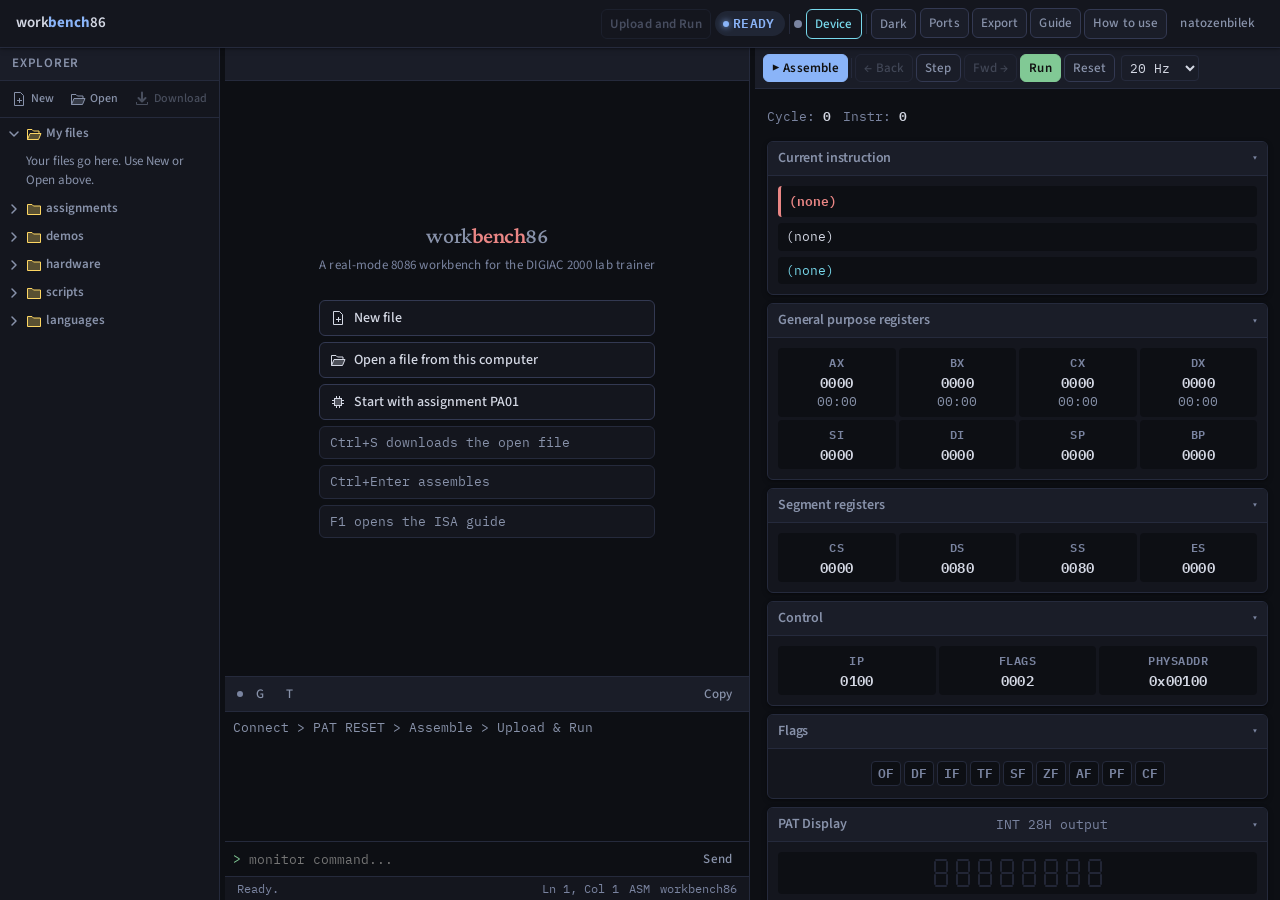
<file: index.html>
<!DOCTYPE html>
<html lang="en">
<head>
<meta charset="UTF-8">
<meta name="viewport" content="width=device-width, initial-scale=1.0">
<title>workbench86</title>
<link rel="icon" href="favicon.svg" type="image/svg+xml">
<meta name="description" content="workbench86, the bench for the DIGIAC 2000 lab trainer, in a browser: an 8086 assembler, a simulator you can step back through, and upload to the board over Web Serial.">
<meta property="og:type" content="website">
<meta property="og:title" content="workbench86">
<meta property="og:description" content="The bench for the DIGIAC 2000 lab trainer, in a browser: an 8086 assembler, a simulator you can step back through, and upload to the board over Web Serial.">
<meta property="og:url" content="https://natozenbilek.github.io/workbench86/">
<meta property="og:image" content="https://natozenbilek.github.io/workbench86/docs/screenshots/overview.png">
<meta name="twitter:card" content="summary_large_image">
<link rel="preconnect" href="https://fonts.googleapis.com">
<link rel="preconnect" href="https://fonts.gstatic.com" crossorigin>
<link href="https://fonts.googleapis.com/css2?family=IBM+Plex+Mono:wght@400;500;600;700&family=Crimson+Pro:ital,wght@0,400;0,500;0,600;1,400&family=Source+Sans+3:wght@400;500;600;700;800&display=swap" rel="stylesheet">
<link rel="stylesheet" href="styles/variables.css?v=19">
<link rel="stylesheet" href="styles/base.css?v=19">
<link rel="stylesheet" href="styles/editor.css?v=19">
<link rel="stylesheet" href="styles/panels.css?v=19">
<link rel="stylesheet" href="styles/modals.css?v=19">
<link rel="stylesheet" href="styles/terminal.css?v=19">
<link rel="stylesheet" href="styles/utilities.css?v=19">
</head>
<body>
<header class="hd" role="banner">
  <h1>work<b>bench</b>86</h1>
  <nav class="hd-r" aria-label="Main actions">
    <button class="b b-upload" id="uploadBtn" onclick="uploadProgram()" data-tip="Upload and run on physical device">Upload and Run</button>
    <span class="pill p-rdy" id="st" role="status">READY</span>
    <div class="sep"></div>
    <span class="serial-dot" id="serialDot"></span>
    <button class="b b-serial" id="serialBtn" onclick="serialConnect()" data-tip="USB serial connection">Device</button>
    <div class="sep"></div>
    <button class="b b-out" id="themeBtn" onclick="toggleTheme()" data-tip="Toggle light/dark theme">Dark</button>
    <span class="hd-overflow-group">
      <button class="b b-out" onclick="openPorts()" data-tip="MUART Port Settings">Ports</button>
      <button class="b b-out" onclick="openExport()" data-tip="Export/Import hex">Export</button>
      <button class="b b-out" onclick="openGuide()" data-tip="ISA Reference (F1)">Guide</button>
      <a href="howto/" class="b b-out hd-home-link" data-tip="Step by step guide">How to use</a>
    </span>
    <span class="hd-overflow">
      <button class="b b-out hd-overflow-btn" onclick="toggleOverflowMenu()" data-tip="More actions" aria-label="More actions">&#8942;</button>
      <div class="hd-overflow-menu" id="overflowMenu">
        <a href="howto/" class="b hd-home-link">How to use</a>
        <button class="b" onclick="openPorts();toggleOverflowMenu()">Ports</button>
        <button class="b" onclick="openExport();toggleOverflowMenu()">Export / Import</button>
        <button class="b" onclick="openGuide();toggleOverflowMenu()">ISA Guide</button>
      </div>
    </span>
    <a href="../index.html" class="b hd-home-link" data-tip="Back to main site">natozenbilek</a>
  </nav>
</header>
<div class="mn" role="main">
  <!-- LEFT PANEL: FILE BROWSER -->
  <aside class="lp" role="navigation" aria-label="File browser">
    <div class="file-browser">
      <div class="file-browser-hd">Explorer</div>
      <div class="fb-toolbar" role="toolbar" aria-label="File actions">
        <button type="button" class="fb-tool" onclick="newEmptyFile()" title="Create a new .asm file in My files"><span data-icon="newFile"></span>New</button>
        <button type="button" class="fb-tool" onclick="document.getElementById('openFile').click()" title="Open a file from this computer"><span data-icon="folderOpen"></span>Open</button>
        <button type="button" class="fb-tool" id="fbDownloadBtn" onclick="downloadCurrent()" title="Download the open file to this computer (Ctrl+S)" disabled><span data-icon="download"></span>Download</button>
        <input type="file" id="openFile" accept=".asm,.inc,.c,.cpp,.py,.java,.go,.txt" hidden onchange="openLocalFile(this)">
        <input type="file" id="openZip" accept=".zip" hidden onchange="loadZipFile(this)">
      </div>
      <div class="fb-tree" id="fbTree" role="tree" aria-label="Files"></div>
    </div>
  </aside>

  <!-- EDITOR -->
  <section class="ep" aria-label="Editor">
    <div class="tab-bar-wrap">
      <div class="tab-bar" id="tabBar" role="tablist"></div>
    </div>
    <div class="breadcrumb" id="breadcrumb" hidden aria-label="File path"></div>
    <div class="error-banner" id="errorBanner" hidden role="alert">
      <span id="errorMsg"></span>
      <span class="error-banner-close" onclick="document.getElementById('errorBanner').hidden=true" aria-label="Dismiss">&times;</span>
    </div>
    <div class="ew">
      <div class="ln" id="lns" aria-hidden="true"></div>
      <div class="ed-wrap">
        <div id="edCurLine" hidden></div>
        <div id="edHL" aria-hidden="true"></div>
        <div id="edGhost" hidden aria-hidden="true"></div>
        <textarea id="ed" class="hl-active" spellcheck="false" autocomplete="off" placeholder="; 8086 Assembly (workbench86)" aria-label="Code editor"></textarea>
      </div>
      <div id="edWelcome" class="ed-welcome" hidden>
        <div class="ew-inner">
          <h2>work<b>bench</b>86</h2>
          <p class="ew-sub">A real-mode 8086 workbench for the DIGIAC 2000 lab trainer</p>
          <div class="ew-actions">
            <button type="button" class="ew-action" onclick="newEmptyFile()"><span data-icon="newFile"></span>New file</button>
            <button type="button" class="ew-action" onclick="document.getElementById('openFile').click()"><span data-icon="folderOpen"></span>Open a file from this computer</button>
            <button type="button" class="ew-action" onclick="loadExByKey('PA01: Subtract byte')"><span data-icon="asm"></span>Start with assignment PA01</button>
            <div class="ew-hint">Ctrl+S downloads the open file</div>
            <div class="ew-hint">Ctrl+Enter assembles</div>
            <div class="ew-hint">F1 opens the ISA guide</div>
          </div>
        </div>
      </div>
    </div>
    <!-- Terminal (always open) -->
    <div class="term open" id="termPanel">
      <div class="term-pane" id="termSerial">
        <div class="term-serial-ctrls">
          <span class="serial-dot-sm" id="serialDot2"></span>
          <button class="b" onclick="sendGo()">G</button>
          <button class="b" onclick="sendTrace()">T</button>
          <span class="flex-spacer"></span>
          <button class="b" onclick="copySerialLog()">Copy</button>
        </div>
        <div class="term-output" id="serialLog">Connect > PAT RESET > Assemble > Upload &amp; Run</div>
        <div class="term-input-row">
          <span class="term-prompt">&gt;</span>
          <input id="serialInput" type="text" class="term-input" placeholder="monitor command..." onkeydown="if(event.key==='Enter')serialTermSend()" aria-label="Serial terminal input">
          <button class="b" onclick="serialTermSend()">Send</button>
        </div>
      </div>
    </div>
    <div class="status-bar" role="contentinfo">
      <div class="sb-left">
        <span class="sb-item sb-log" id="log">Ready.</span>
      </div>
      <div class="sb-right">
        <span class="sb-item" id="sbPos">Ln 1, Col 1</span>
        <span class="sb-item" id="sbFileType">ASM</span>
        <span class="sb-item sb-clickable" onclick="openGuide()" data-tip="Ctrl+Shift+P">workbench86</span>
      </div>
    </div>
  </section>

  <!-- RIGHT PANEL -->
  <aside class="rp" role="complementary" aria-label="Debug panel">
    <div class="sim-bar">
      <div class="sim-ctrls">
        <button class="b bp" id="asmBtn" onclick="assembleWithLoading()" data-tip="Assemble (Ctrl+Enter)">&#9654; Assemble</button>
        <div class="sep"></div>
        <button class="b b-out" id="stepBackBtn" onclick="doStepBack()" data-tip="Step back (undo one instruction)" aria-label="Step back">&#8592;</button>
        <button class="b b-out" id="stepBtn" onclick="doStep()" data-tip="Execute one instruction">Step</button>
        <button class="b b-out" id="stepFwdBtn" onclick="doStepForward()" data-tip="Redo a step undone with Back" aria-label="Fwd, redo step">&#8594;</button>
        <button class="b bg" id="runBtn" onclick="doToggleRun()" data-tip="Run/Pause">Run</button>
        <button class="b b-out" id="simResetBtn" onclick="doReset()" data-tip="Reset CPU">Reset</button>
      </div>
      <select id="spd" onchange="updSpd()" aria-label="Execution speed">
        <option value="5">5 Hz</option><option value="20" selected>20 Hz</option>
        <option value="100">100 Hz</option><option value="500">500 Hz</option><option value="9999">Max</option>
      </select>
    </div>
    <div class="sim-lock-banner" id="simLockBanner" role="status" aria-live="polite" hidden>
      <span><b>Board connected.</b> Your program runs on the board, not in this panel. The simulator is paused and does not show the board's registers or memory.</span>
      <button class="b" onclick="simulateAnyway()">Simulate anyway</button>
    </div>
    <div class="ci" id="rpContent"></div>
  </aside>
</div>
<!-- hidden select for backward compat -->
<select id="ex" style="display:none"></select>

<!-- Export Modal -->
<div id="expOv" class="exp-ov" hidden role="dialog" aria-label="Export/Import">
  <div class="exp-pan">
    <div class="exp-hd"><h3>Export / Import</h3><button class="b" onclick="closeExport()">Close</button></div>
    <div class="exp-body">
      <div class="exp-sub">Assembled hex dump:</div>
      <pre class="exp-out" id="expOut">No program assembled.</pre>
      <div class="exp-sub">Import hex (paste or load file):</div>
      <textarea id="hexIn" class="exp-in" spellcheck="false" placeholder="0300: B0 80 2A 06 00 10 ..." aria-label="Hex input"></textarea>
      <div class="hex-import-actions">
        <button class="b" onclick="loadHexImport()">Load Hex</button>
        <input type="file" id="hexFile" accept=".hex,.txt,.bin" style="display:none" onchange="loadHexFile(this)">
        <button class="b" onclick="document.getElementById('hexFile').click()">Browse...</button>
      </div>
    </div>
    <div class="exp-foot">
      <button class="b b-blu" onclick="copyExport()">Copy</button>
      <button class="b" onclick="dlExport()">Download</button>
    </div>
  </div>
</div>

<!-- Guide Modal -->
<div id="guideOv" class="guide-ov" hidden role="dialog" aria-label="ISA Reference Guide">
  <div class="guide-pan">
    <div class="guide-hd">
      <h2>workbench86 Reference Guide</h2>
      <span class="sb-item" style="font-size:var(--fs-xs)">F1 &middot; Esc closes</span>
      <button class="b" onclick="closeGuide()">Close</button>
    </div>
    <div class="guide-body" id="guideBody"></div>
  </div>
</div>

<!-- Ports Modal (generated by app/editor.js) -->
<div id="portsOv" class="exp-ov" hidden role="dialog" aria-label="Port settings"></div>

<!-- Core -->
<script src="core/cpu/core.js?v=19"></script>
<script src="core/cpu/int28.js?v=19"></script>
<script src="core/cpu/decode.js?v=19"></script>
<script src="core/cpu/alu.js?v=19"></script>
<script src="core/cpu/exec.js?v=19"></script>
<script src="core/assembler/parser.js?v=19"></script>
<script src="core/assembler/encoder.js?v=19"></script>
<script src="core/io/state.js?v=19"></script>
<script src="core/io/ports.js?v=19"></script>
<script src="core/transpiler/compiler.js?v=19"></script>
<script src="core/transpiler/bridge.js?v=19"></script>
<!-- App -->
<script src="app/examples.js?v=19"></script>
<script src="app/files/core.js?v=19"></script>
<script src="app/files/tree.js?v=19"></script>
<script src="app/files/store.js?v=19"></script>
<script src="app/files/save.js?v=19"></script>
<script src="app/files/sync.js?v=19"></script>
<script src="app/files/folder.js?v=19"></script>
<script src="app/files/folder-io.js?v=19"></script>
<script src="app/files/zip.js?v=19"></script>
<script src="app/guide/data.js?v=19"></script>
<script src="app/guide/ui.js?v=19"></script>
<script src="app/serial/core.js?v=19"></script>
<script src="app/serial/upload.js?v=19"></script>
<script src="app/highlighter/constants.js?v=19"></script>
<script src="app/highlighter/render.js?v=19"></script>
<script src="app/panels/layout.js?v=19"></script>
<script src="app/panels/display.js?v=19"></script>
<script src="app/render/core.js?v=19"></script>
<script src="app/render/io.js?v=19"></script>
<script src="app/main/sim.js?v=19"></script>
<script src="app/main/editor.js?v=19"></script>
<script src="app/editor/tooltips.js?v=19"></script>
<script src="app/editor/features.js?v=19"></script>
<!-- UI enhancements -->
<script src="app/ui/resize-handles.js?v=19"></script>
<script src="app/ui/keyboard-nav.js?v=19"></script>
<script src="app/ui/command-palette.js?v=19"></script>
<script src="app/ui/search-replace.js?v=19"></script>
</body>
</html>
</file>
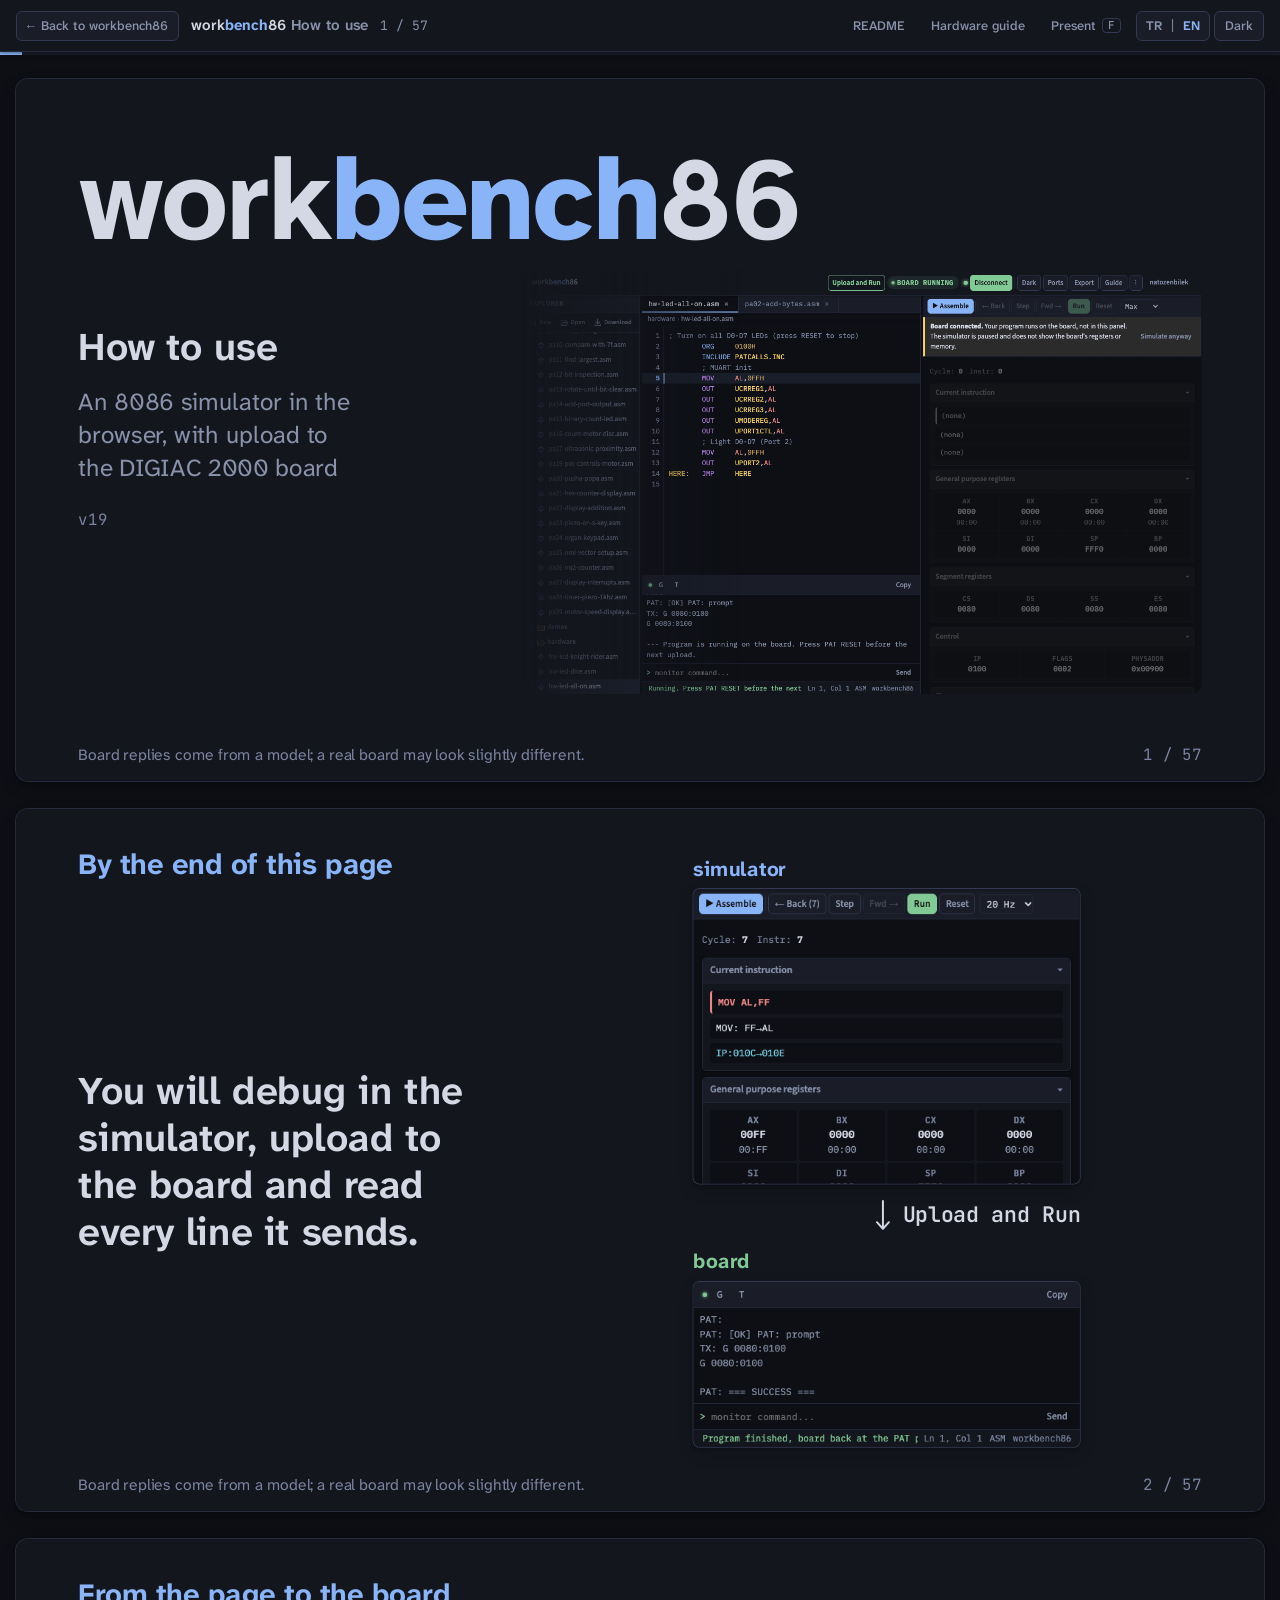
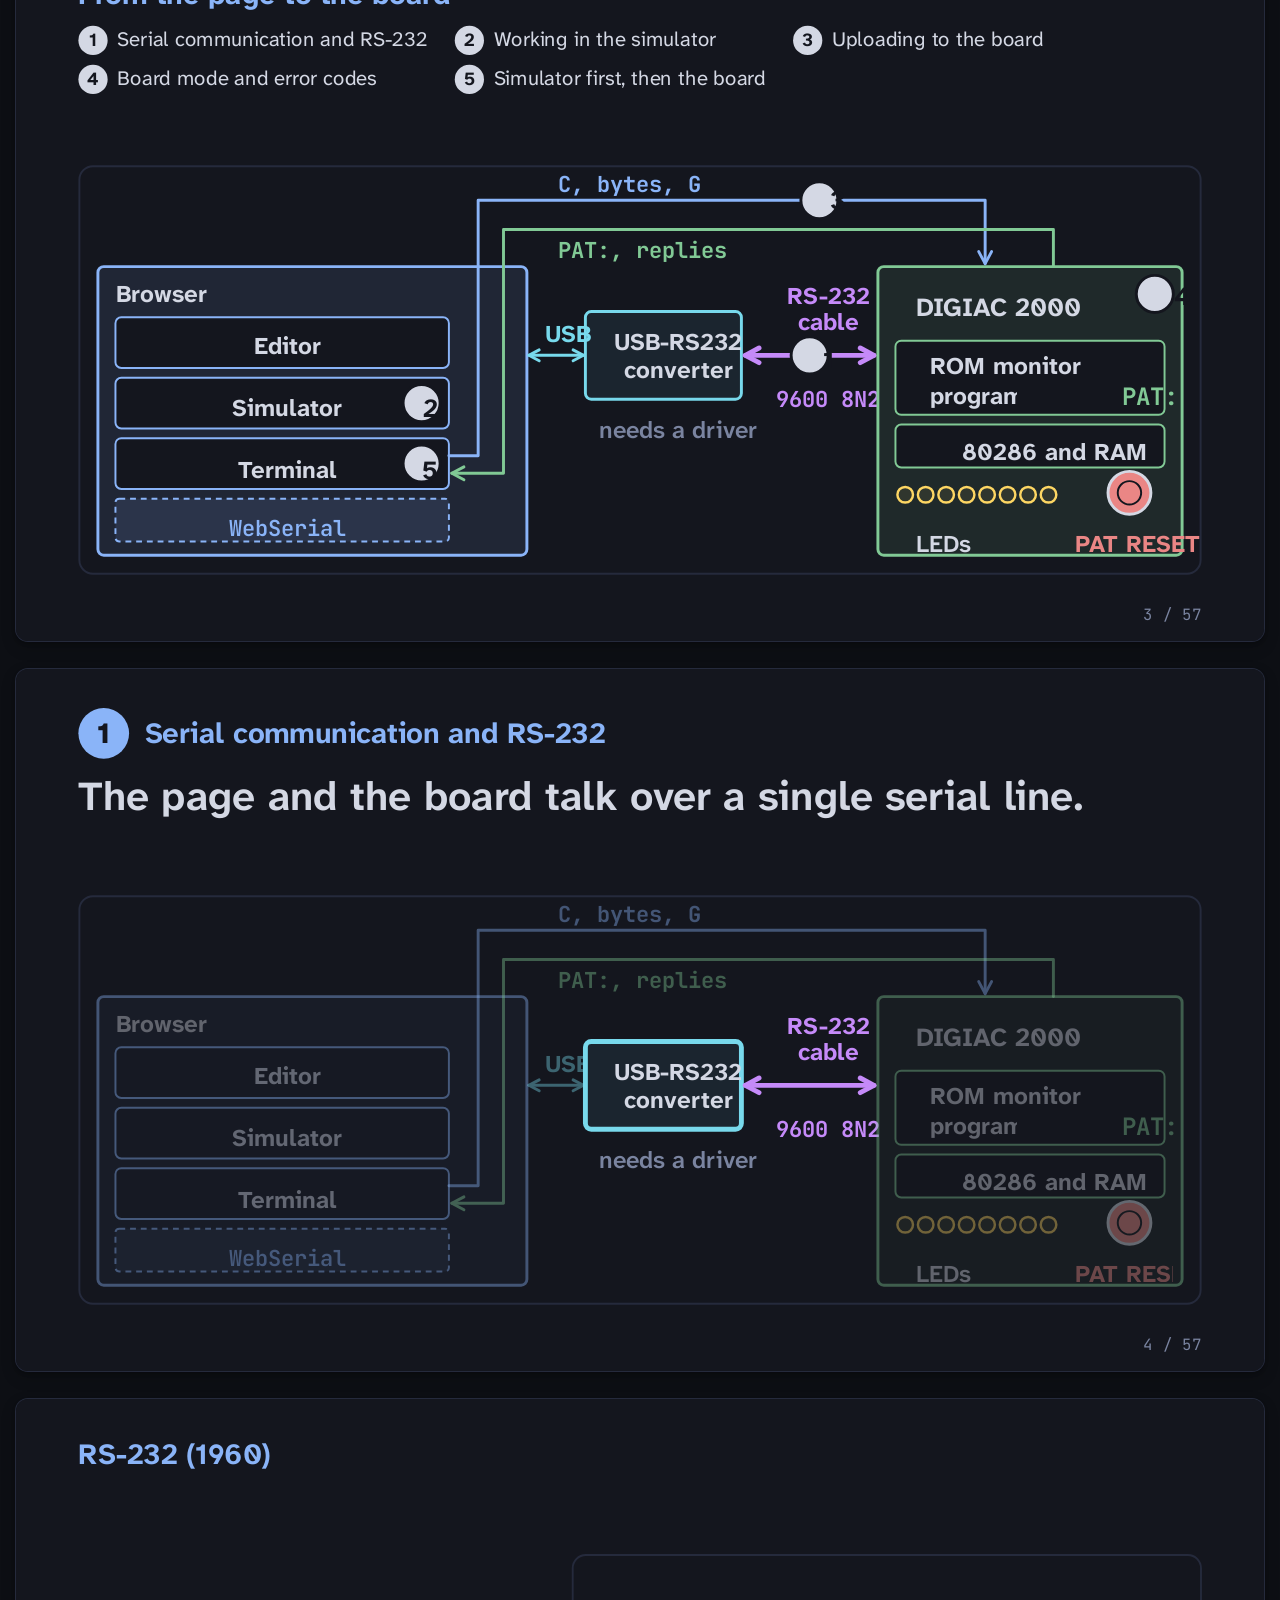
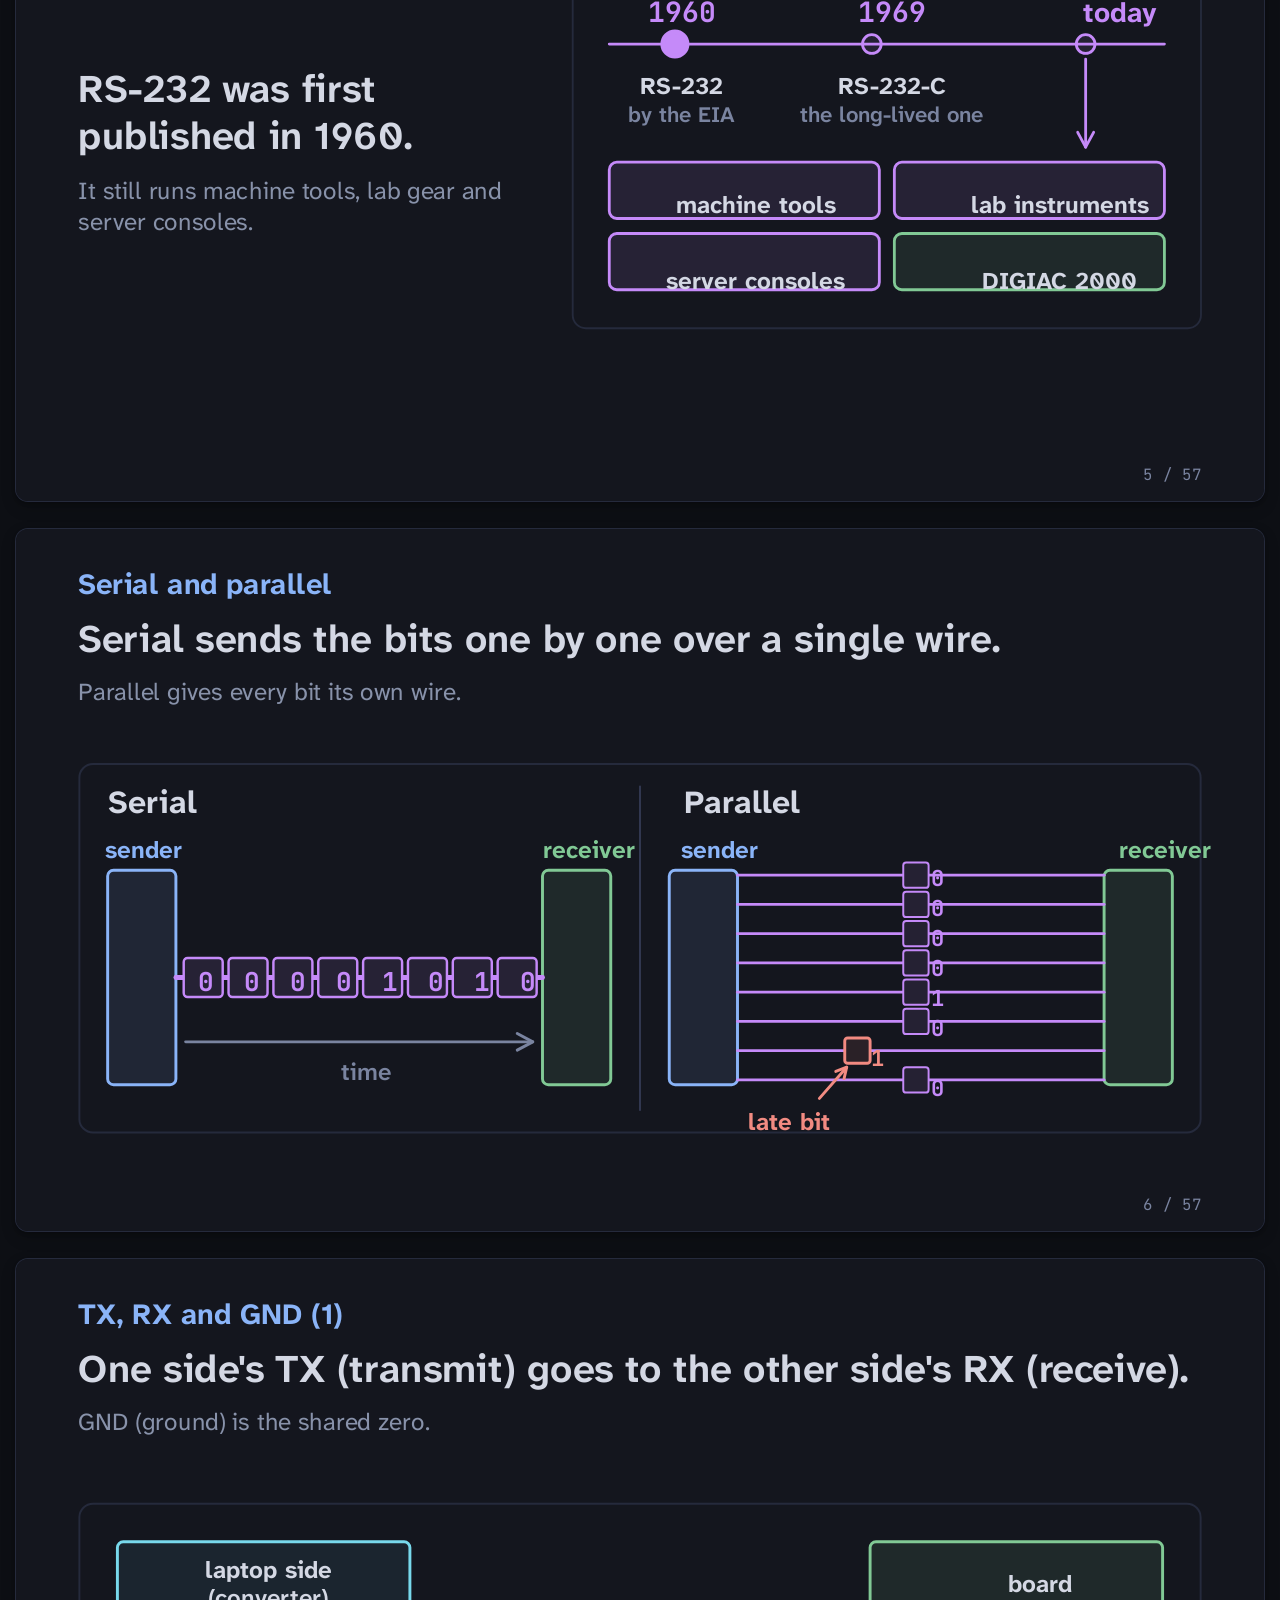
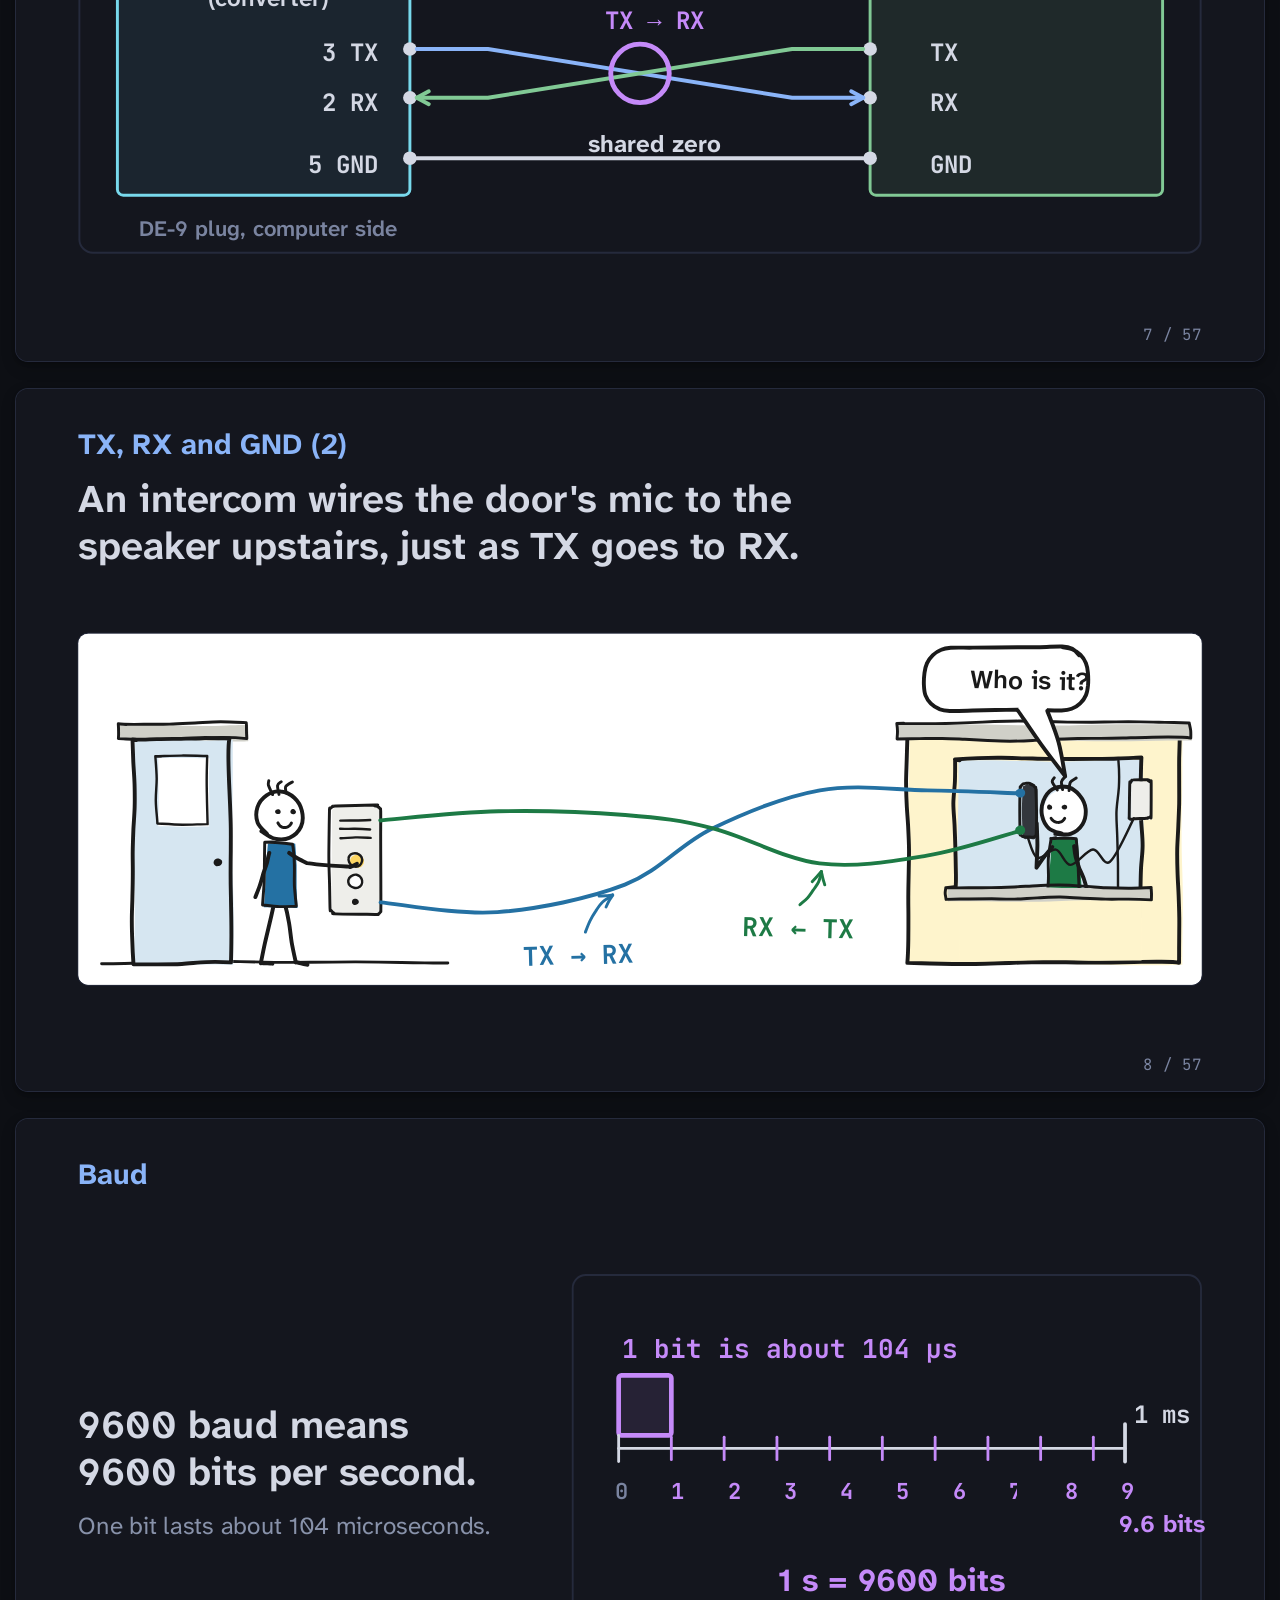
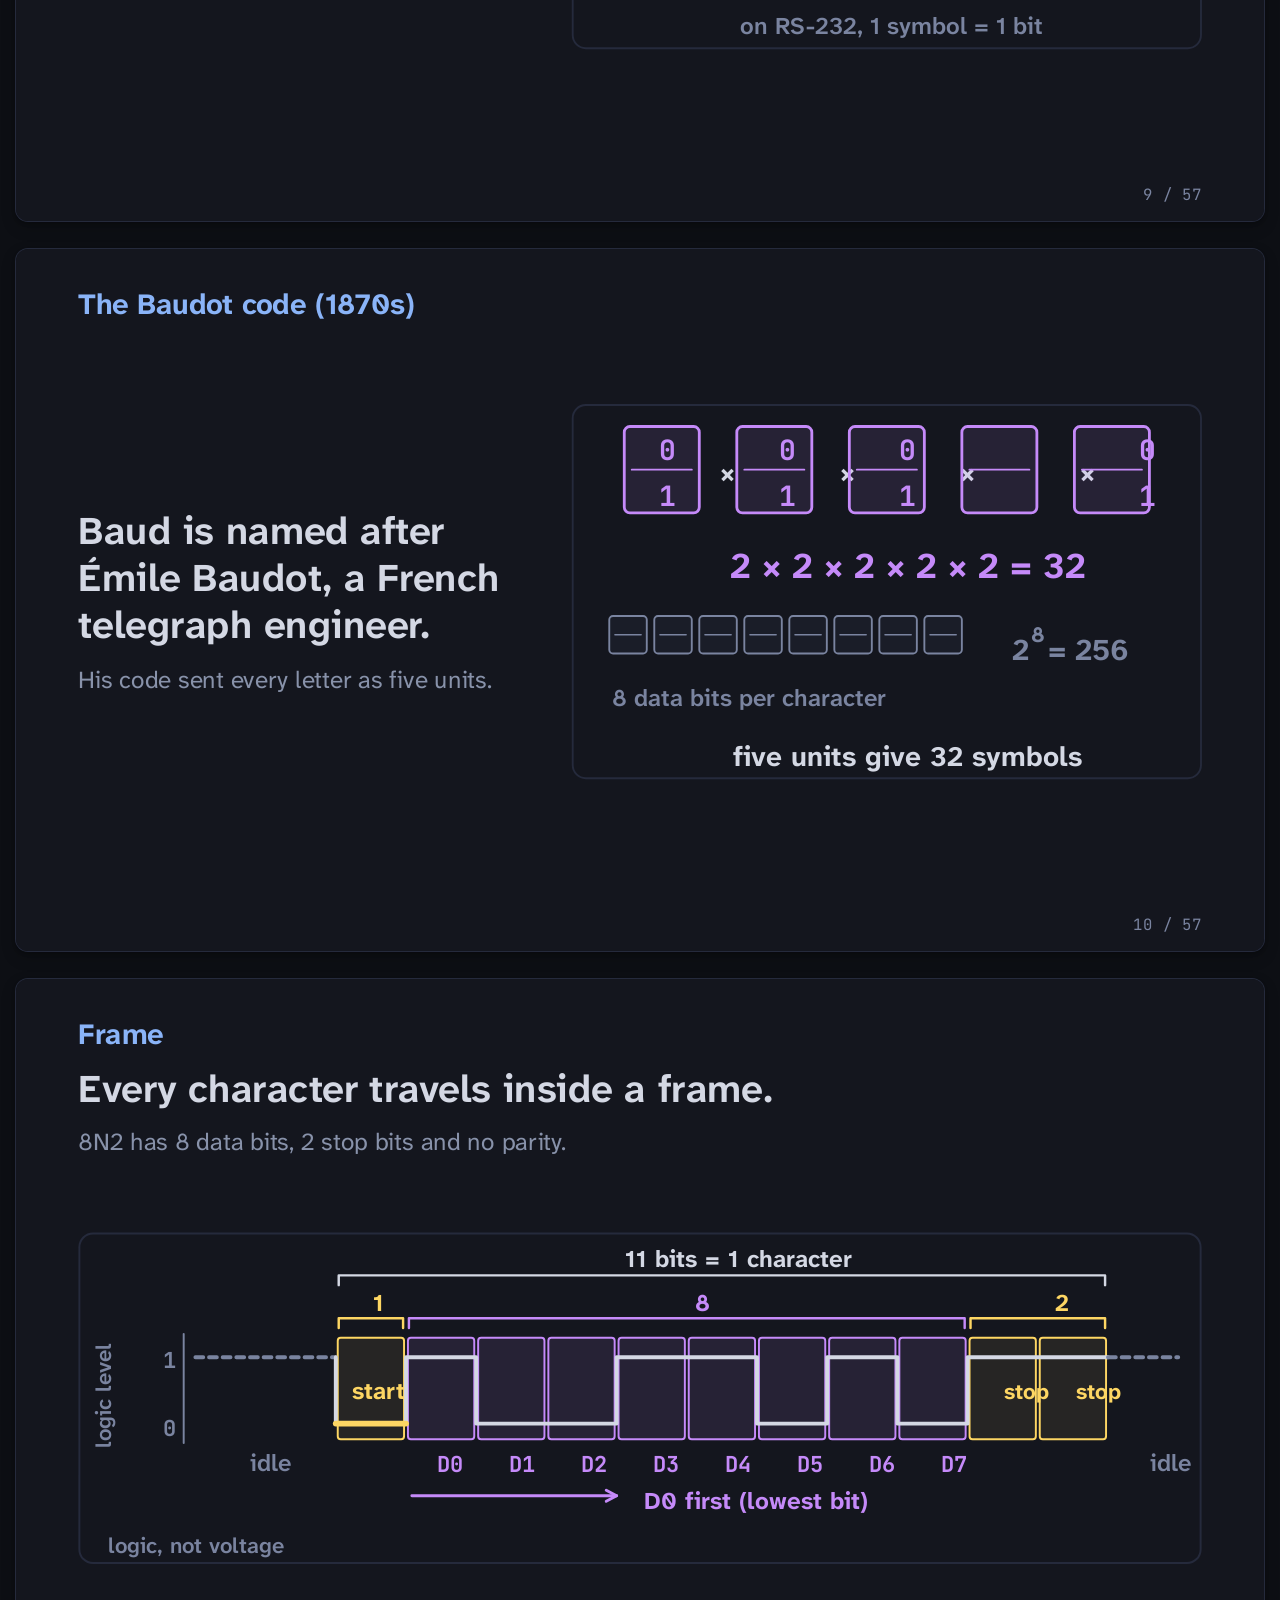
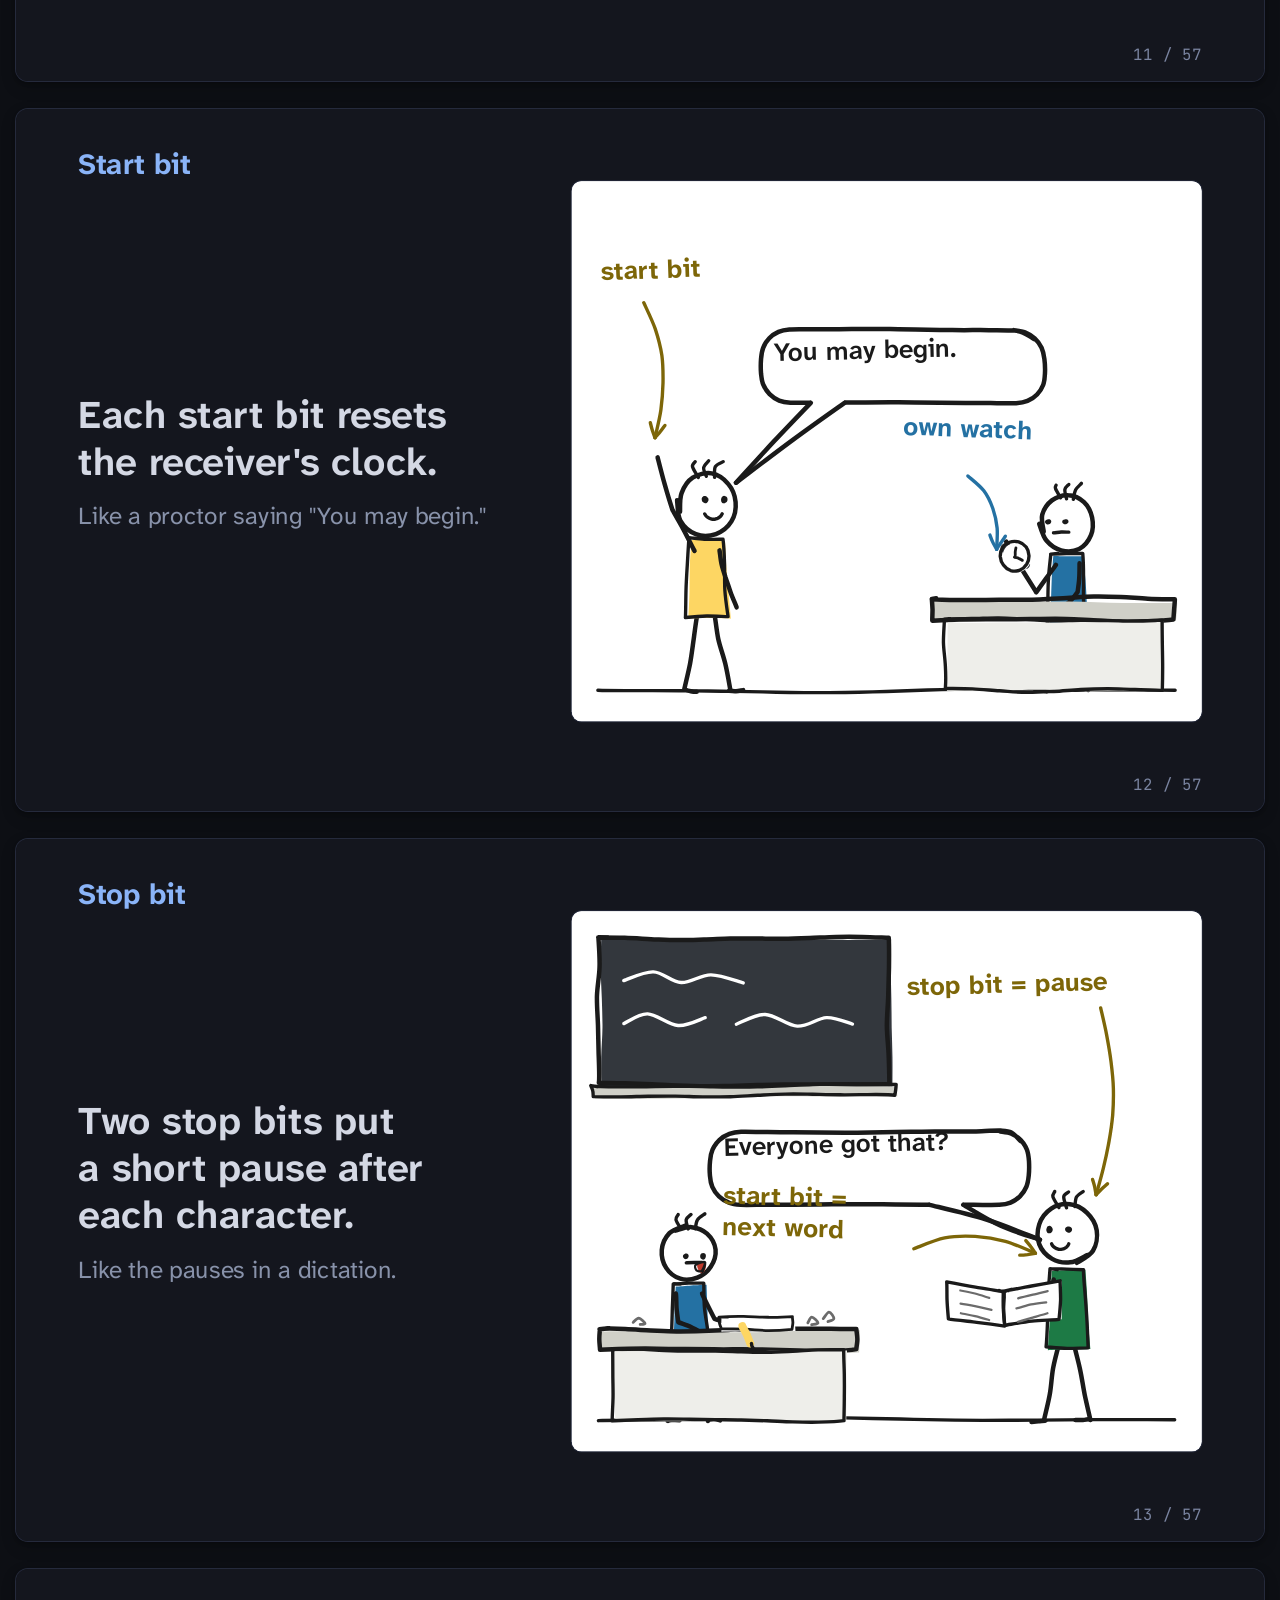
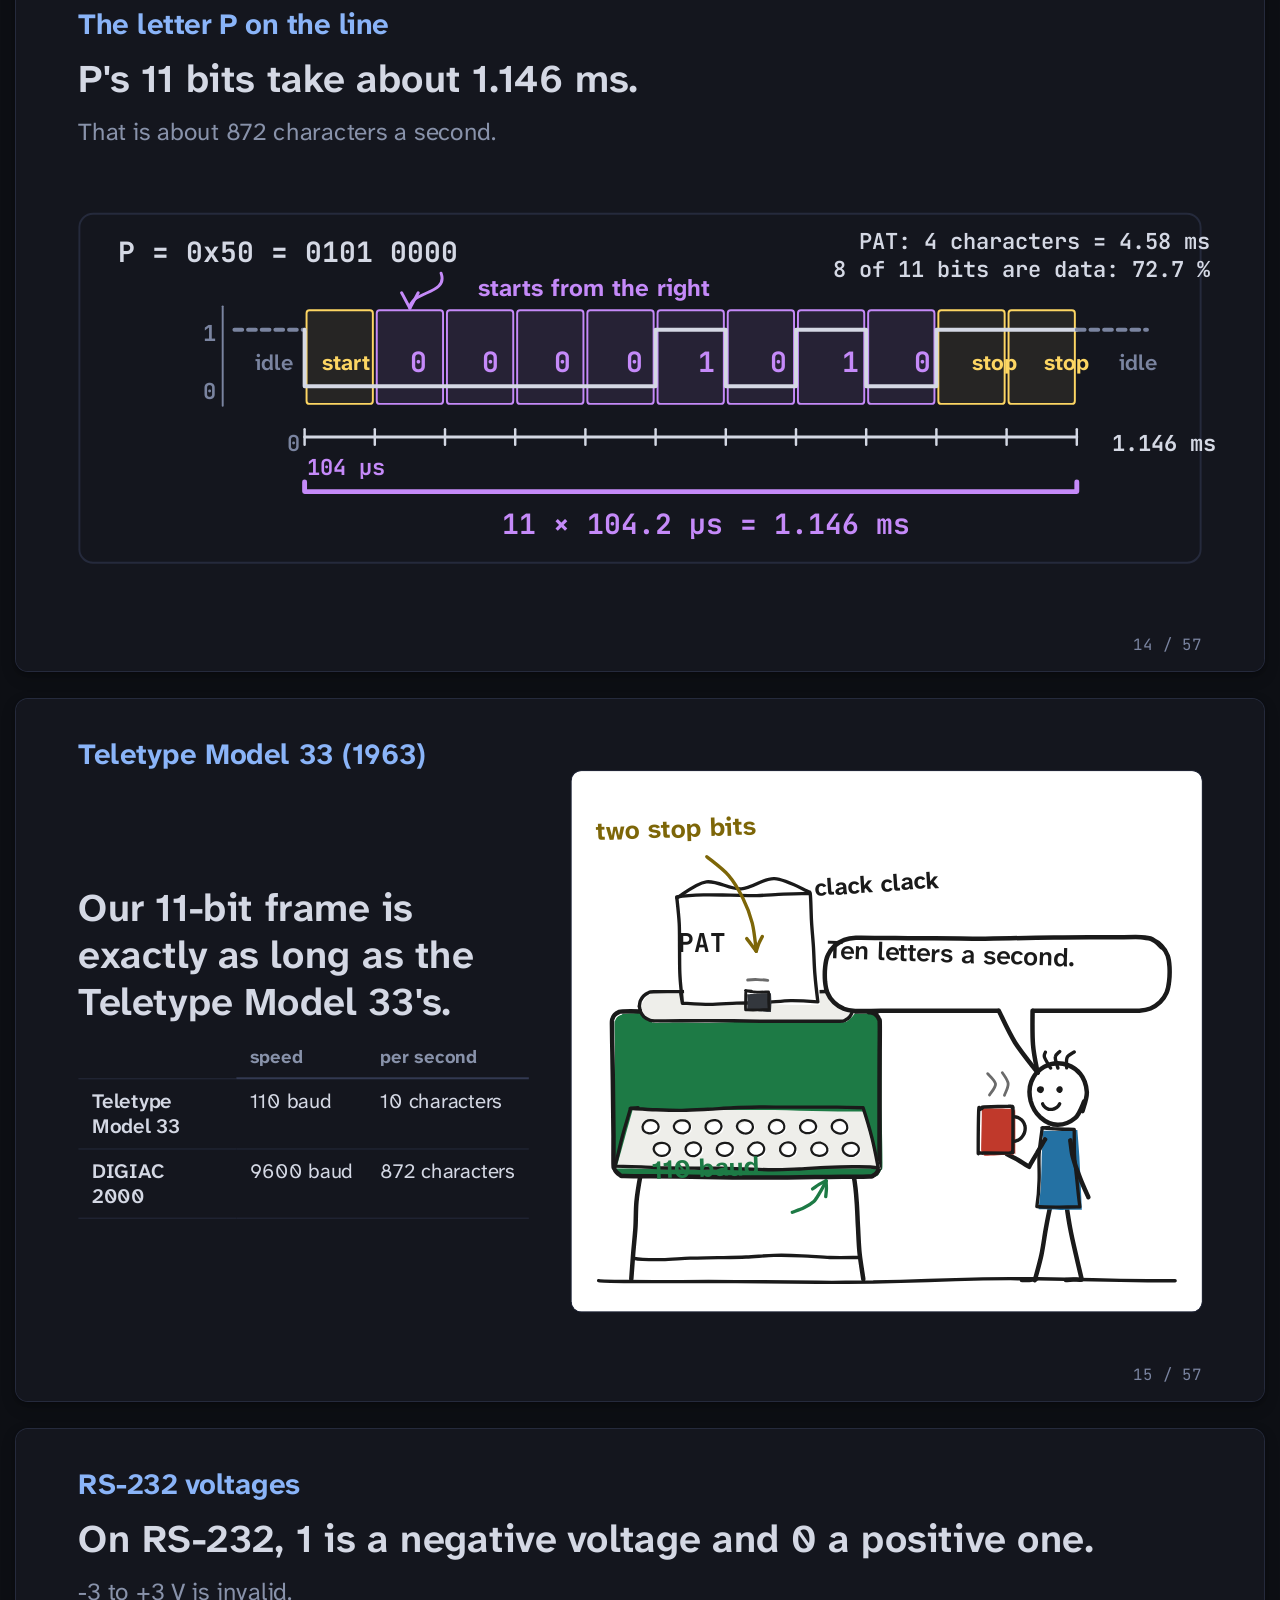
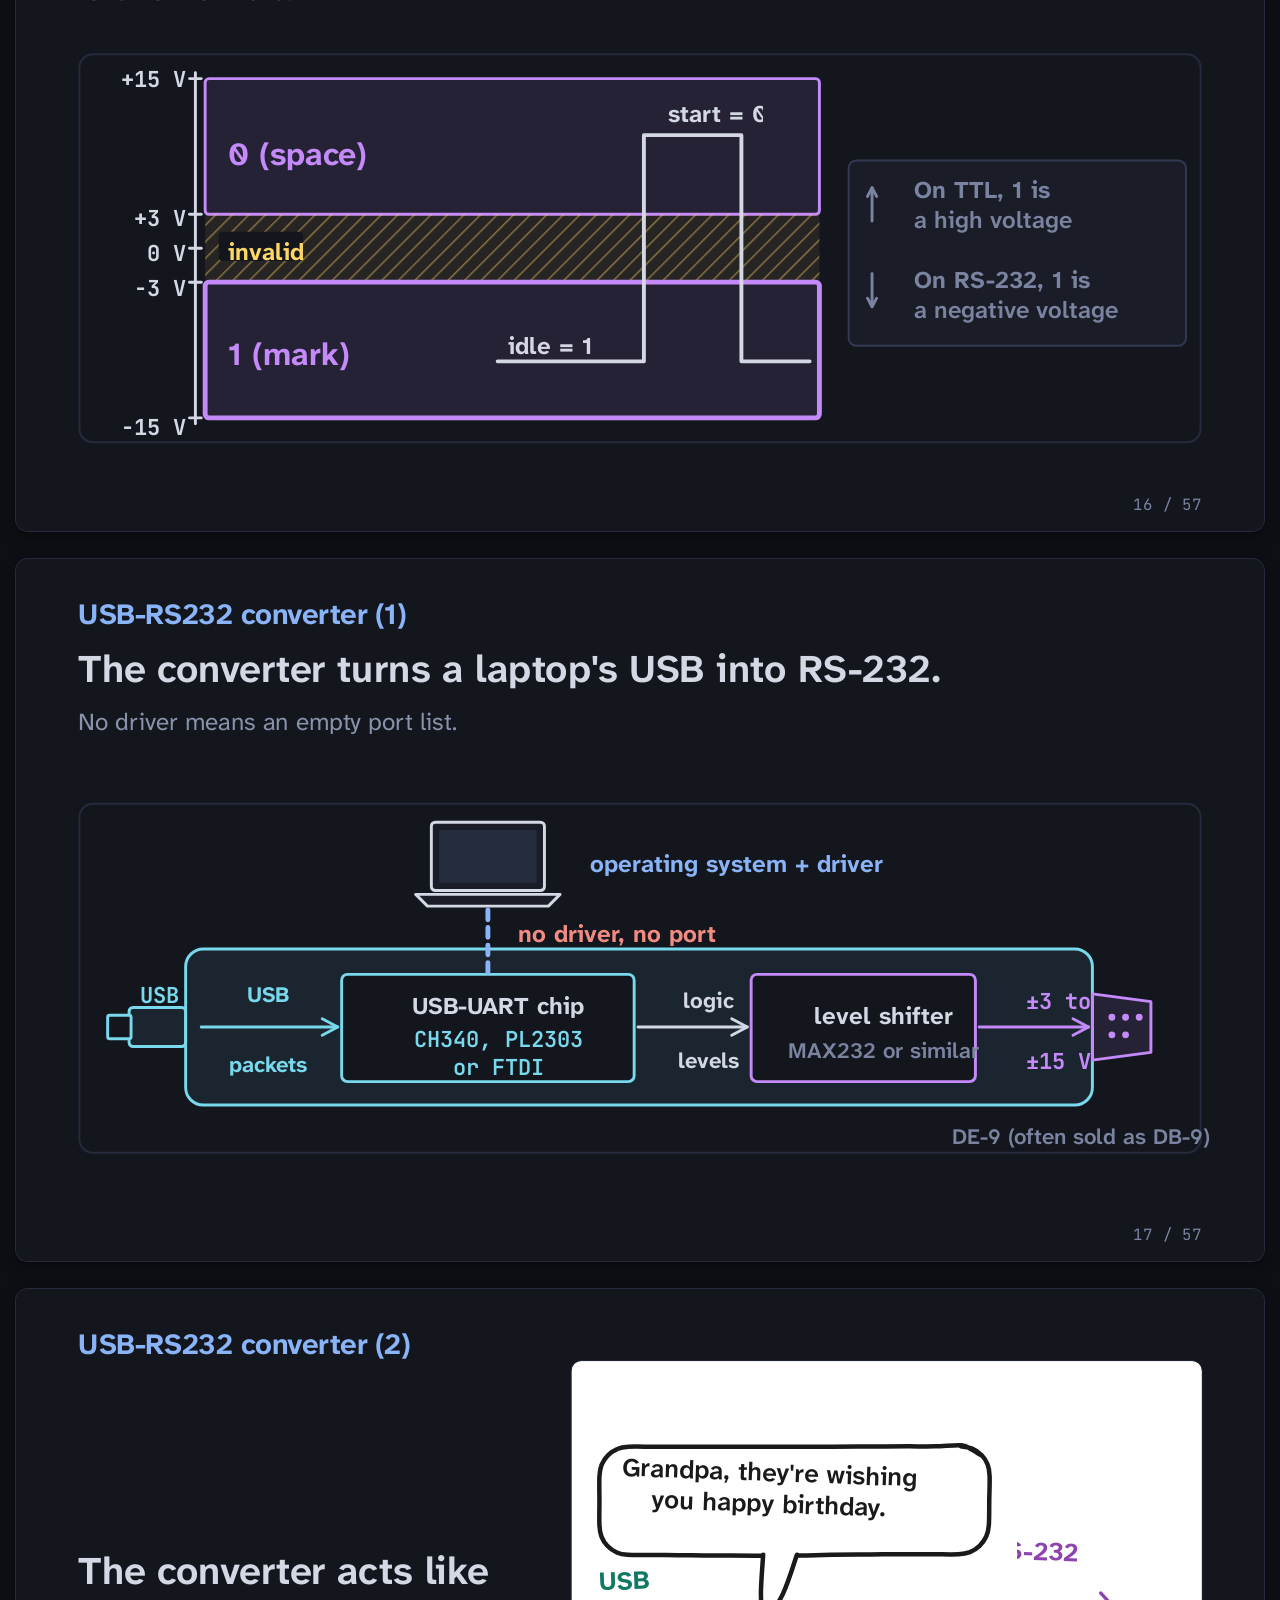
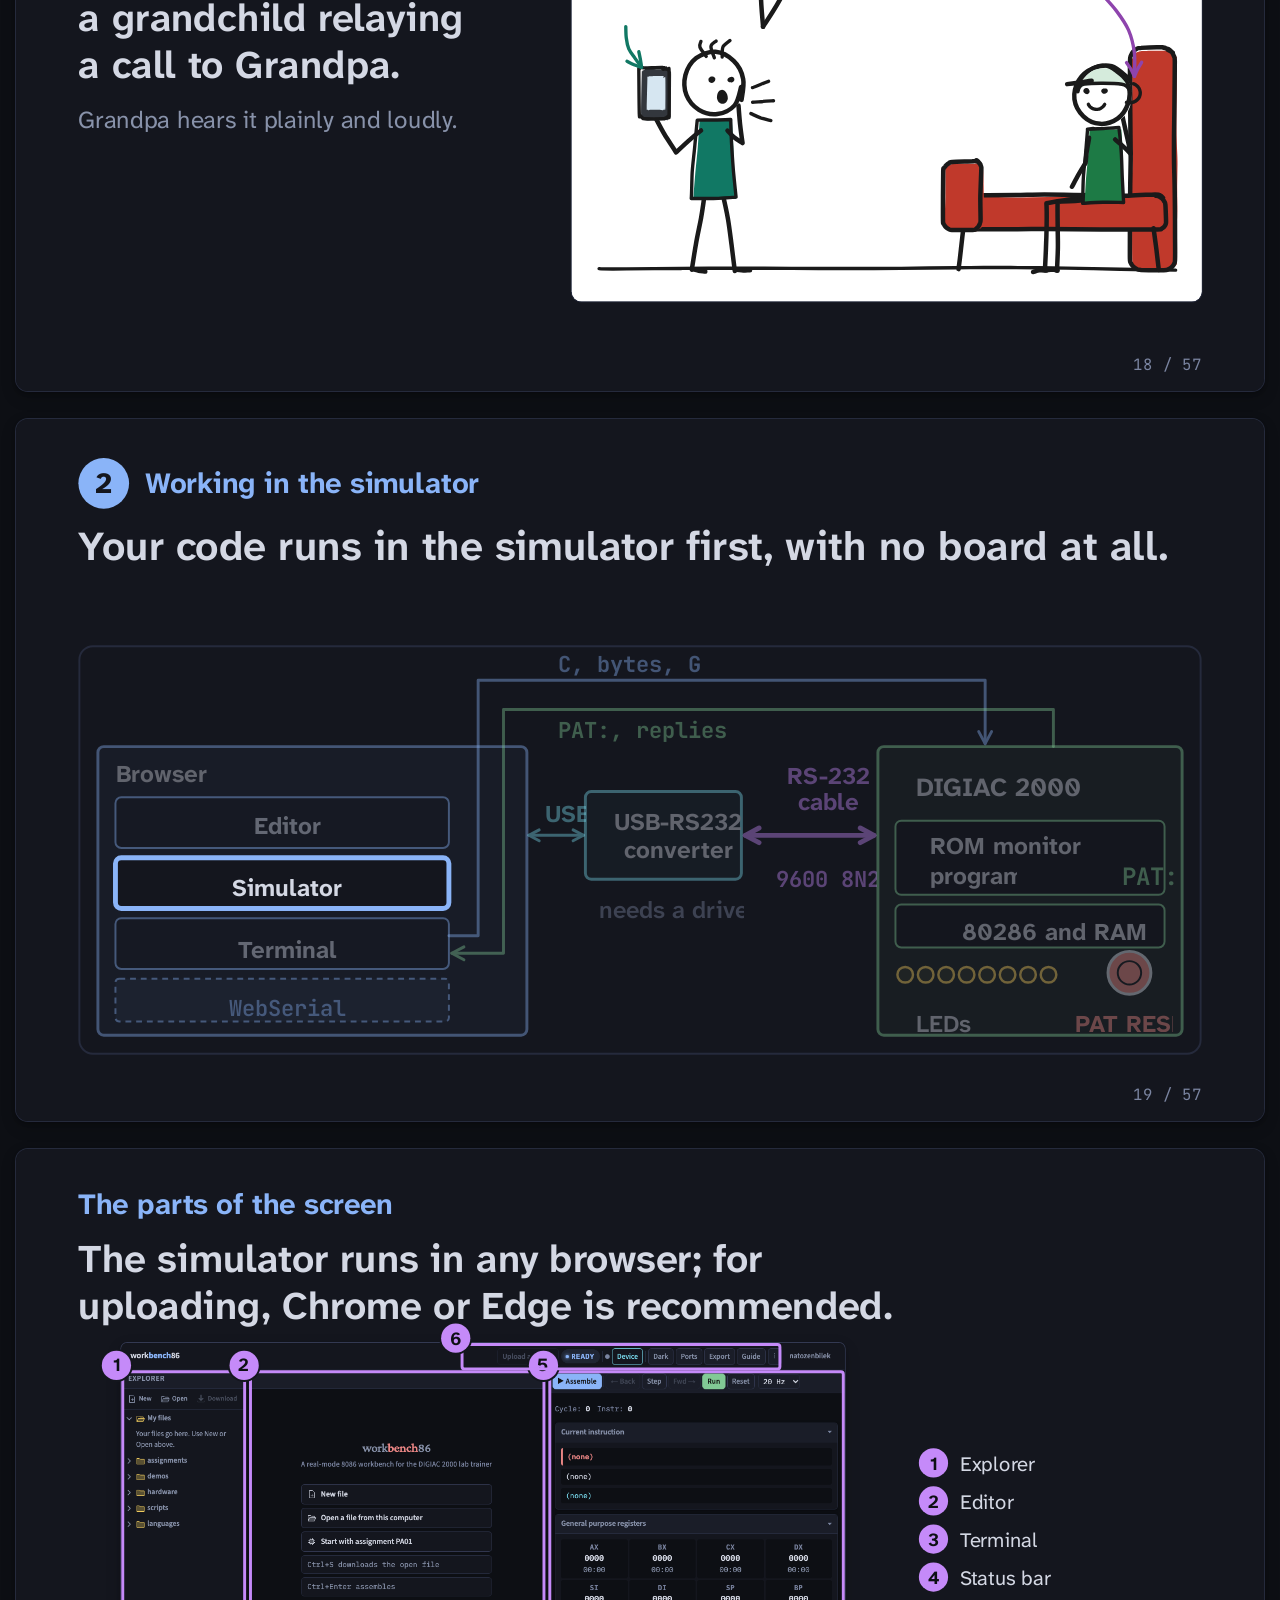
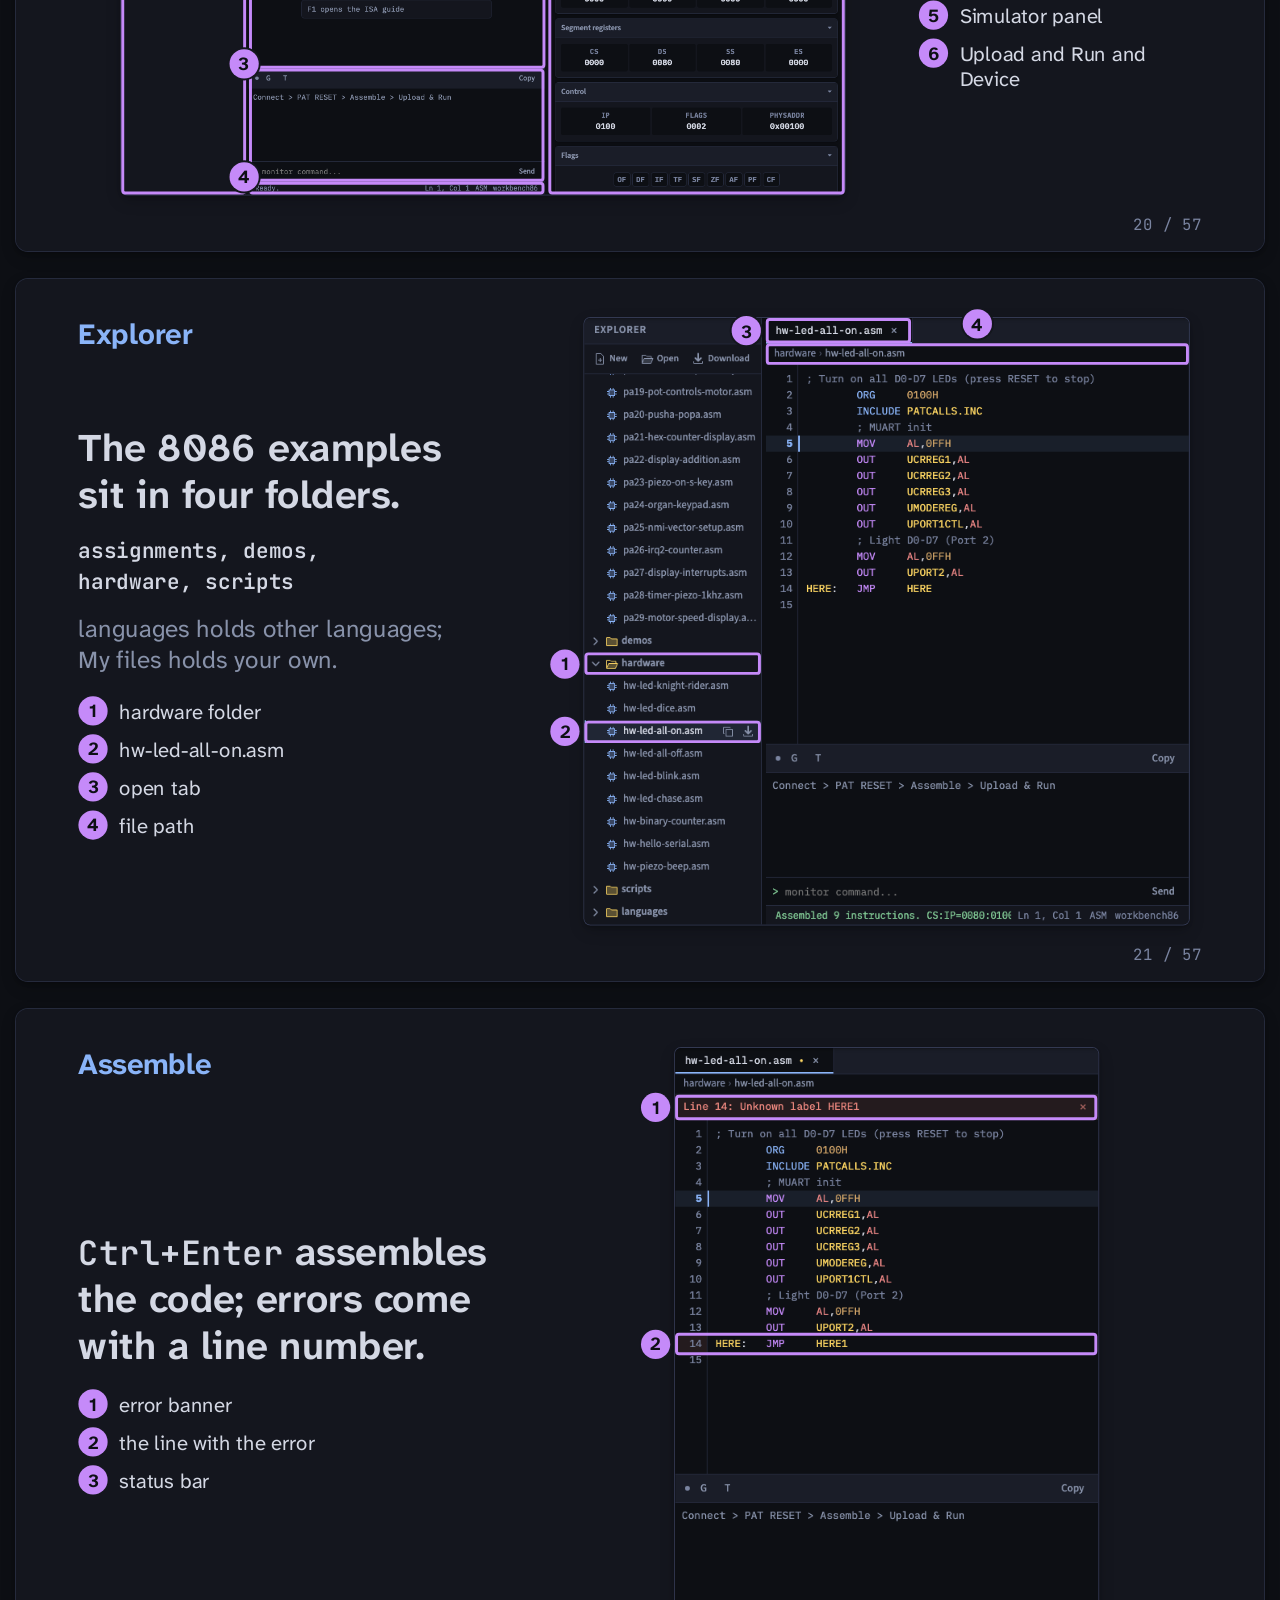
<file: howto/index.html>
<!DOCTYPE html>
<html lang="en">
<head>
<meta charset="UTF-8">
<meta name="viewport" content="width=device-width, initial-scale=1.0">
<title>workbench86 How to use</title>
<link rel="icon" href="../favicon.svg" type="image/svg+xml">
<meta name="description" content="How to use workbench86: the 8086 simulator in the browser and uploading to the DIGIAC 2000 board, step by step.">
<script>
/* Theme and language before the first paint, so the page does not flash.
   The theme key is the app's own, so this page opens in the app's theme. */
(function () {
  var d = document.documentElement, t = 'dark', l = null;
  try { t = localStorage.getItem('workbench86_theme') || 'dark'; } catch (e) {}
  if (t === 'light') d.setAttribute('data-theme', 'light');
  var q = null;
  try { q = new URLSearchParams(location.search).get('lang'); } catch (e) {}
  if (q === 'tr' || q === 'en') l = q;
  else {
    try { l = localStorage.getItem('workbench86_howto_lang'); } catch (e) {}
    if (l !== 'tr' && l !== 'en') l = /^tr(-|_|$)/i.test(navigator.language || '') ? 'tr' : 'en';
  }
  d.lang = l;
  document.title = l === 'tr' ? 'workbench86 Nasıl kullanılır' : 'workbench86 How to use';
})();
</script>
<link rel="stylesheet" href="../styles/variables.css?v=19">
<link rel="stylesheet" href="howto.css?v=19">
</head>
<body>
<a class="skip" href="#deck"><span data-l="tr">Slaytlara geç</span><span data-l="en">Skip to the slides</span></a>
<header class="hw-hd">
  <a class="hb hb-back" href="../"><span class="arr" aria-hidden="true">&larr;</span> <span data-l="tr">workbench86'ya dön</span><span data-l="en">Back to workbench86</span></a>
  <p class="hw-brand"><span class="hw-logo">work<b>bench</b>86</span> <span data-l="tr">Nasıl kullanılır</span><span data-l="en">How to use</span></p>
  <span class="hw-count" id="count">1 / 57</span>
  <nav class="hw-nav" id="hwNav" aria-label="Page">
    <a class="hb" data-l="tr" href="https://github.com/natozenbilek/workbench86/blob/main/README.tr.md">README</a>
    <a class="hb" data-l="en" href="https://github.com/natozenbilek/workbench86/blob/main/README.md">README</a>
    <a class="hb" href="https://github.com/natozenbilek/workbench86/blob/main/docs/hardware-guide.md"><span data-l="tr">Donanım rehberi</span><span data-l="en">Hardware guide</span></a>
    <button class="hb hb-present" id="btnPresent" type="button"><span data-l="tr">Sunum</span><span data-l="en">Present</span> <kbd>F</kbd></button>
    <span class="hw-lang" id="langGroup" role="group" aria-label="Dil / Language">
      <button type="button" class="hb" data-set-lang="tr" lang="tr">TR</button><span class="hw-bar" aria-hidden="true">|</span><button type="button" class="hb" data-set-lang="en" lang="en">EN</button>
    </span>
    <button class="hb hb-out" id="btnTheme" type="button"><span data-l="tr" class="th-d">Koyu</span><span data-l="tr" class="th-l">Açık</span><span data-l="en" class="th-d">Dark</span><span data-l="en" class="th-l">Light</span></button>
  </nav>
</header>
<div class="hw-prog" aria-hidden="true"><span id="prog"></span></div>
<button class="hb hb-out pr-exit" id="btnExit" type="button"><span data-l="tr">Sunumdan çık</span><span data-l="en">Exit presentation</span></button>
<main id="deck" class="deck" tabindex="-1">
<section class="slide" id="1" data-n="1">
<div class="frame"><div class="canvas">
<div class="sl lay-chrome k-title" data-l="tr" lang="tr"><div class="fx-shot fx-hero" style="--ar:1280/800;--arn:1.6000;" role="img" aria-label="workbench86 ekranı: terminalde program kartta çalışıyor, üstte BOARD RUNNING etiketi."><div class="crop"><img class="th-l" src="img/08d-board-running-light.webp" width="1280" height="800" style="width:100%;left:0%;top:0%" alt="" loading="eager" decoding="async"><img class="th-d" src="img/08d-board-running-dark.webp" width="1280" height="800" style="width:100%;left:0%;top:0%" alt="" loading="eager" decoding="async"></div></div><div class="hero-t"><h1 class="hero-name">work<b>bench</b>86</h1><p class="hero-sub">Nasıl kullanılır</p><p class="hero-tag">Tarayıcıda 8086 simülatörü ve DIGIAC 2000 kartına yükleme</p><p class="hero-ver"><code>v19</code></p></div><footer class="ft"><span class="src">Kart cevapları modelden alındı; gerçek kartta biraz farklı görünebilir.</span><span class="no">1 / 57</span></footer></div>
<div class="sl lay-chrome k-title" data-l="en" lang="en"><div class="fx-shot fx-hero" style="--ar:1280/800;--arn:1.6000;" role="img" aria-label="The workbench86 screen: the terminal says the program is running on the board, with the BOARD RUNNING label on top."><div class="crop"><img class="th-l" src="img/08d-board-running-light.webp" width="1280" height="800" style="width:100%;left:0%;top:0%" alt="" loading="eager" decoding="async"><img class="th-d" src="img/08d-board-running-dark.webp" width="1280" height="800" style="width:100%;left:0%;top:0%" alt="" loading="eager" decoding="async"></div></div><div class="hero-t"><h1 class="hero-name">work<b>bench</b>86</h1><p class="hero-sub">How to use</p><p class="hero-tag">An 8086 simulator in the browser, with upload to the DIGIAC 2000 board</p><p class="hero-ver"><code>v19</code></p></div><footer class="ft"><span class="src">Board replies come from a model; a real board may look slightly different.</span><span class="no">1 / 57</span></footer></div>
</div></div>
<aside class="notes" lang="tr"><p class="nt-h">Konuşma notu</p><p>Merhaba. Bu sayfa workbench86'nın kullanım kılavuzu. Üst menüdeki How to use'dan her zaman açılıyor, telefondan da rahat okunuyor. Karta yükleme kısmı tek oturumda geçilebilir, gerisi sonra okunur. Sürüm numarası v19; Copy ile aldığınız kayıtta da bu yazıyor.</p></aside>
</section>
<section class="slide" id="2" data-n="2">
<div class="frame"><div class="canvas">
<div class="sl lay-split k-promise" data-l="tr" lang="tr"><div class="col-t"><h2 class="ttl">Bu sayfanın sonunda</h2><div class="col-b"><p class="focal">Kodunuzu simülatörde ayıklayıp karta yükleyecek, karttan gelen her satırı okuyabileceksiniz.</p></div></div><figure class="col-f fig"><div class="fx-comp" role="img" aria-label="Üstte adım adım çalışan simülatör paneli, altta === SUCCESS === ile biten terminal. Aralarında Upload and Run oku."><div class="comp-lbl c-blu">simülatör</div><div class="fx-shot comp-a" style="--ar:525/400;--arn:1.3125;"><div class="crop"><img class="th-l" src="img/04-stepping-registers-memory-light.webp" width="1280" height="800" style="width:243.8095%;left:-143.8095%;top:-12%" alt="" loading="eager" decoding="async"><img class="th-d" src="img/04-stepping-registers-memory-dark.webp" width="1280" height="800" style="width:243.8095%;left:-143.8095%;top:-12%" alt="" loading="eager" decoding="async"></div></div><div class="comp-arrow"><svg viewBox="0 0 24 48" aria-hidden="true"><path d="M12 2v42M3 34l9 10 9-10"/></svg><code>Upload and Run</code></div><div class="comp-lbl c-grn">kart</div><div class="fx-shot comp-b" style="--ar:524/224;--arn:2.3393;"><div class="crop"><img class="th-l" src="img/08c-upload-success-end-light.webp" width="1280" height="800" style="width:244.2748%;left:-42.9389%;top:-257.1429%" alt="" loading="eager" decoding="async"><img class="th-d" src="img/08c-upload-success-end-dark.webp" width="1280" height="800" style="width:244.2748%;left:-42.9389%;top:-257.1429%" alt="" loading="eager" decoding="async"></div></div></div></figure><footer class="ft"><span class="src">Kart cevapları modelden alındı; gerçek kartta biraz farklı görünebilir.</span><span class="no">2 / 57</span></footer></div>
<div class="sl lay-split k-promise" data-l="en" lang="en"><div class="col-t"><h2 class="ttl">By the end of this page</h2><div class="col-b"><p class="focal">You will debug in the simulator, upload to the board and read every line it sends.</p></div></div><figure class="col-f fig"><div class="fx-comp" role="img" aria-label="Top, the simulator panel in the middle of a step. Bottom, the terminal ending in === SUCCESS ===. An Upload and Run arrow joins them."><div class="comp-lbl c-blu">simulator</div><div class="fx-shot comp-a" style="--ar:525/400;--arn:1.3125;"><div class="crop"><img class="th-l" src="img/04-stepping-registers-memory-light.webp" width="1280" height="800" style="width:243.8095%;left:-143.8095%;top:-12%" alt="" loading="eager" decoding="async"><img class="th-d" src="img/04-stepping-registers-memory-dark.webp" width="1280" height="800" style="width:243.8095%;left:-143.8095%;top:-12%" alt="" loading="eager" decoding="async"></div></div><div class="comp-arrow"><svg viewBox="0 0 24 48" aria-hidden="true"><path d="M12 2v42M3 34l9 10 9-10"/></svg><code>Upload and Run</code></div><div class="comp-lbl c-grn">board</div><div class="fx-shot comp-b" style="--ar:524/224;--arn:2.3393;"><div class="crop"><img class="th-l" src="img/08c-upload-success-end-light.webp" width="1280" height="800" style="width:244.2748%;left:-42.9389%;top:-257.1429%" alt="" loading="eager" decoding="async"><img class="th-d" src="img/08c-upload-success-end-dark.webp" width="1280" height="800" style="width:244.2748%;left:-42.9389%;top:-257.1429%" alt="" loading="eager" decoding="async"></div></div></div></figure><footer class="ft"><span class="src">Board replies come from a model; a real board may look slightly different.</span><span class="no">2 / 57</span></footer></div>
</div></div>
<aside class="notes" lang="tr"><p class="nt-h">Konuşma notu</p><p>Söz cümlesini yavaş söyleyin: "Bu sayfanın sonunda kodunuzu simülatörde adım adım ayıklayıp aynı kodu karta yükleyeceksiniz. Terminalde akan satırların her birinin ne demek olduğunu da bileceksiniz." Önceki sürümlerde karta yüklerken bazı sorunlar çıkıyordu. v18 bunların en olası sebebini düzeltti; düzeltme henüz kartta denenmedi. Bu sayfa hem nasıl kullanılacağını hem de arkada ne olduğunu anlatıyor.</p></aside>
</section>
<section class="slide" id="3" data-n="3">
<div class="frame"><div class="canvas">
<div class="sl lay-full k-agenda" data-l="tr" lang="tr"><h2 class="ttl">Sayfadan karta giden yol</h2><div class="body"><ol class="agenda"><li><i>1</i><span>Seri iletim ve RS-232</span></li><li><i>2</i><span>Simülatörde çalışma</span></li><li><i>3</i><span>Karta yükleme</span></li><li><i>4</i><span>Kart modu ve hata kodları</span></li><li><i>5</i><span>Önce simülatör, sonra kart</span></li></ol></div><figure class="fig"><div class="fx-svg fx-wide" data-src="img/d-big-picture.tr.svg" data-focus="agenda" style="--ar:1152/420;--arn:2.7429" role="img" aria-label="Büyük resim: solda tarayıcı (editör, simülatör, terminal), ortada USB-RS232 çevirici, sağda DIGIAC 2000 kartı. Aralarında RS-232 kablosu var. Beş bölüm resmin üstünde numaralı."></div></figure><footer class="ft"><span class="src"></span><span class="no">3 / 57</span></footer></div>
<div class="sl lay-full k-agenda" data-l="en" lang="en"><h2 class="ttl">From the page to the board</h2><div class="body"><ol class="agenda"><li><i>1</i><span>Serial communication and RS-232</span></li><li><i>2</i><span>Working in the simulator</span></li><li><i>3</i><span>Uploading to the board</span></li><li><i>4</i><span>Board mode and error codes</span></li><li><i>5</i><span>Simulator first, then the board</span></li></ol></div><figure class="fig"><div class="fx-svg fx-wide" data-src="img/d-big-picture.en.svg" data-focus="agenda" style="--ar:1152/420;--arn:2.7429" role="img" aria-label="The big picture: the browser on the left (editor, simulator, terminal), the USB-RS232 converter in the middle, the DIGIAC 2000 board on the right, joined by the RS-232 cable. The five sections are numbered on the picture."></div></figure><footer class="ft"><span class="src"></span><span class="no">3 / 57</span></footer></div>
</div></div>
<aside class="notes" lang="tr"><p class="nt-h">Konuşma notu</p><p>Resmi soldan sağa okuyun. "Solda tarayıcı: kodu yazdığımız editör, simülatör ve terminal. Ortada USB-RS232 çevirici. Sağda kart, DIGIAC 2000. PAT adı kartta iki yerde geçer: hazır olunca ekrana düşen PAT: yazısı ve PAT RESET düğmesi. Aradaki kablo RS-232." Yukarıdaki iki ok konuşmanın kendisi: sayfa komut ve byte gönderir, kart PAT: ile cevap verir. "Bu resme her bölümün başında döneceğiz; her seferinde bir parçasını yakından göreceğiz." Beş numarayı sırayla gösterin.</p></aside>
</section>
<section class="slide" id="4" data-n="4">
<div class="frame"><div class="canvas">
<div class="sl lay-full k-section" data-l="tr" lang="tr"><h2 class="ttl ttl-sec"><span class="secno">1</span>Seri iletim ve RS-232</h2><p class="focal">Sayfa ile kart tek bir seri hat üzerinden konuşur.</p><figure class="fig"><div class="fx-svg fx-wide" data-src="img/d-big-picture.tr.svg" data-focus="line" style="--ar:1152/420;--arn:2.7429" role="img" aria-label="Büyük resim: solda tarayıcı (editör, simülatör, terminal), ortada USB-RS232 çevirici, sağda DIGIAC 2000 kartı. Aralarında RS-232 kablosu var. Çevirici ve RS-232 kablosu öne çıkıyor."></div></figure><footer class="ft"><span class="src"></span><span class="no">4 / 57</span></footer></div>
<div class="sl lay-full k-section" data-l="en" lang="en"><h2 class="ttl ttl-sec"><span class="secno">1</span>Serial communication and RS-232</h2><p class="focal">The page and the board talk over a single serial line.</p><figure class="fig"><div class="fx-svg fx-wide" data-src="img/d-big-picture.en.svg" data-focus="line" style="--ar:1152/420;--arn:2.7429" role="img" aria-label="The big picture: the browser on the left (editor, simulator, terminal), the USB-RS232 converter in the middle, the DIGIAC 2000 board on the right, joined by the RS-232 cable. The converter and the RS-232 cable stand out."></div></figure><footer class="ft"><span class="src"></span><span class="no">4 / 57</span></footer></div>
</div></div>
<aside class="notes" lang="tr"><p class="nt-h">Konuşma notu</p><p>Önce kablonun kendisine bakalım. Sayfa ile kart tek bir seri hattan, RS-232 hattından konuşuyor; bu bölümde o hattın nasıl çalıştığını göreceğiz.</p></aside>
</section>
<section class="slide" id="5" data-n="5">
<div class="frame"><div class="canvas">
<div class="sl lay-split k-history" data-l="tr" lang="tr"><div class="col-t"><h2 class="ttl">RS-232 (1960)</h2><div class="col-b"><p class="focal">RS-232 ilk kez 1960'ta yayımlandı.</p><p class="sup">Bugün hala CNC tezgahlarında, laboratuvar cihazlarında ve sunucu konsollarında çalışıyor.</p></div></div><figure class="col-f fig"><div class="fx-svg" data-src="img/d-rs232-1960.tr.svg" style="--ar:672/400;--arn:1.6800" role="img" aria-label="Bir zaman çizgisi: 1960&#x27;ta RS-232, 1969&#x27;da RS-232-C, bugün CNC tezgahları, laboratuvar cihazları, sunucu konsolları ve DIGIAC 2000."></div></figure><footer class="ft"><span class="src"></span><span class="no">5 / 57</span></footer></div>
<div class="sl lay-split k-history" data-l="en" lang="en"><div class="col-t"><h2 class="ttl">RS-232 (1960)</h2><div class="col-b"><p class="focal">RS-232 was first published in 1960.</p><p class="sup">It still runs machine tools, lab gear and server consoles.</p></div></div><figure class="col-f fig"><div class="fx-svg" data-src="img/d-rs232-1960.en.svg" style="--ar:672/400;--arn:1.6800" role="img" aria-label="A timeline: RS-232 in 1960, RS-232-C in 1969, and today machine tools, lab instruments, server consoles and the DIGIAC 2000."></div></figure><footer class="ft"><span class="src"></span><span class="no">5 / 57</span></footer></div>
</div></div>
<aside class="notes" lang="tr"><p class="nt-h">Konuşma notu</p><p>RS-232'yi ilk olarak 1960'ta Electronic Industries Association (EIA) yayımladı; en uzun yaşayan sürümü RS-232-C 1969'da çıktı. İlk kullanıcıları teleprinter'lar ve modemlerdi. Bugün hala PLC'lerde, CNC tezgahlarında, laboratuvar cihazlarında ve sunucuların konsol portunda kullanılıyor, çünkü basit ve her şey çöktüğünde bile çalışıyor. Bizim kart da laptopla bu hattan konuşuyor.</p></aside>
</section>
<section class="slide" id="6" data-n="6">
<div class="frame"><div class="canvas">
<div class="sl lay-full k-concept-diagram" data-l="tr" lang="tr"><h2 class="ttl">Seri ve paralel iletim</h2><p class="focal">Seri iletimde bitler tek telden, sırayla gider.</p><div class="body"><p class="sup">Paralelde her bitin kendi teli vardır.</p></div><figure class="fig"><div class="fx-svg fx-wide" data-src="img/d-serial-parallel.tr.svg" style="--ar:1152/380;--arn:3.0316" role="img" aria-label="Solda seri iletim: sekiz bit tek telden sırayla gidiyor. Sağda paralel iletim: her bitin kendi teli var, biri geç kalmış."></div></figure><footer class="ft"><span class="src"></span><span class="no">6 / 57</span></footer></div>
<div class="sl lay-full k-concept-diagram" data-l="en" lang="en"><h2 class="ttl">Serial and parallel</h2><p class="focal">Serial sends the bits one by one over a single wire.</p><div class="body"><p class="sup">Parallel gives every bit its own wire.</p></div><figure class="fig"><div class="fx-svg fx-wide" data-src="img/d-serial-parallel.en.svg" style="--ar:1152/380;--arn:3.0316" role="img" aria-label="Left, serial: eight bits go one after another over one wire. Right, parallel: every bit has its own wire, and one bit is late."></div></figure><footer class="ft"><span class="src"></span><span class="no">6 / 57</span></footer></div>
</div></div>
<aside class="notes" lang="tr"><p class="nt-h">Konuşma notu</p><p>"Seri iletimde bitler tek telden sırayla gider. Paralelde her bitin kendi teli var, hepsi aynı anda çıkar." Uzun kabloda aynı anda çıkan bitler aynı anda varmaz, yan yana teller birbirini bozar, her tel de para ve pin demek; seri iletim bu sorunları yaşamaz. Paralel hala çok kısa mesafede, çiplerin içinde ve bellek bus'larında kullanılıyor. Kartımızdaki 80286 de veriyi kendi içinde paralel bus'la taşır, laptopla ise her yöne tek telden konuşur.</p></aside>
</section>
<section class="slide" id="7" data-n="7">
<div class="frame"><div class="canvas">
<div class="sl lay-full k-concept-diagram" data-l="tr" lang="tr"><h2 class="ttl">TX, RX ve GND (1)</h2><p class="focal">Bir tarafın TX'i (gönderme) öbür tarafın RX'ine (alma) bağlanır.</p><div class="body"><p class="sup">GND (toprak) iki tarafın ortak sıfırıdır.</p></div><figure class="fig"><div class="fx-svg fx-wide" data-src="img/d-tx-rx-gnd.tr.svg" style="--ar:1152/360;--arn:3.2000" role="img" aria-label="Çeviricinin TX ucu kartın RX ucuna, kartın TX ucu çeviricinin RX ucuna gidiyor; iki tel ortada çaprazlanıyor. GND iki tarafı doğrudan bağlıyor."></div></figure><footer class="ft"><span class="src"></span><span class="no">7 / 57</span></footer></div>
<div class="sl lay-full k-concept-diagram" data-l="en" lang="en"><h2 class="ttl">TX, RX and GND (1)</h2><p class="focal">One side's TX (transmit) goes to the other side's RX (receive).</p><div class="body"><p class="sup">GND (ground) is the shared zero.</p></div><figure class="fig"><div class="fx-svg fx-wide" data-src="img/d-tx-rx-gnd.en.svg" style="--ar:1152/360;--arn:3.2000" role="img" aria-label="The converter&#x27;s TX goes to the board&#x27;s RX and the board&#x27;s TX to the converter&#x27;s RX, crossing in the middle. GND joins the two sides directly."></div></figure><footer class="ft"><span class="src"></span><span class="no">7 / 57</span></footer></div>
</div></div>
<aside class="notes" lang="tr"><p class="nt-h">Konuşma notu</p><p>TX gönderilen verinin çıktığı uç, RX gelen verinin girdiği uç. Bir tarafın TX'i öbür tarafın RX'ine gitmeli; iki TX karşı karşıya gelirse kimse kimseyi duymaz. GND iki tarafın ortak sıfırı; RS-232 voltajları ona göre ölçülür, GND yoksa TX'teki voltaj karşı taraf için bir şey ifade etmez. Bilgisayar tarafındaki DE-9 fişte 2 RX, 3 TX, 5 GND. İki bilgisayarı doğrudan bağlayan kablolarda TX ve RX çaprazlanır, buna null-modem kablo denir. Kartınızdaki kablonun hangi tür olduğunu burada söyleyemiyoruz; kartla çalıştığı bilinen kabloyu ve çeviriciyi kullanın. PAT RESET'ten sonra terminalde hiç ses yoksa yanlış port ya da kablo ihtimallerden biri.</p></aside>
</section>
<section class="slide" id="8" data-n="8">
<div class="frame"><div class="canvas">
<div class="sl lay-full k-concept-doodle" data-l="tr" lang="tr"><h2 class="ttl">TX, RX ve GND (2)</h2><p class="focal">Diyafonda kapıdaki mikrofon yukarıdaki hoparlöre gider; TX de karşının RX'ine.</p><figure class="fig"><div class="fx-svg fx-doodle fx-wide" data-src="img/doodles/doodle-diyafon.tr.svg" style="--ar:1152/360;--arn:3.2000" role="img" aria-label="Çizim: kapıda diyafonun düğmesine basan biri, iki kat yukarıda ahizeyi tutan biri. Teller ortada çaprazlanıyor. Yukarıdaki soruyor: Kim o?"></div></figure><footer class="ft"><span class="src"></span><span class="no">8 / 57</span></footer></div>
<div class="sl lay-full k-concept-doodle" data-l="en" lang="en"><h2 class="ttl">TX, RX and GND (2)</h2><p class="focal">An intercom wires the door's mic to the speaker upstairs, just as TX goes to RX.</p><figure class="fig"><div class="fx-svg fx-doodle fx-wide" data-src="img/doodles/doodle-diyafon.en.svg" style="--ar:1152/360;--arn:3.2000" role="img" aria-label="Drawing: someone presses the intercom button at the door, someone upstairs holds the handset. The wires cross in the middle. Upstairs asks: Who is it?"></div></figure><footer class="ft"><span class="src"></span><span class="no">8 / 57</span></footer></div>
</div></div>
<aside class="notes" lang="tr"><p class="nt-h">Konuşma notu</p><p>Diyafonu herkes kullandı. Kapıdaki mikrofon yukarıdaki hoparlöre bağlı, yukarıdaki mikrofon da kapıdaki hoparlöre. TX ile RX de böyle çaprazlanır. "Kim o?" karşı tarafın hazır olduğunu da söyler; kart da hazır olunca PAT: yazar, onu birazdan göreceğiz. Benzetmenin bozulduğu yer: diyafonların çoğunda konuşmak için düğmeye basılır ve aynı anda iki kişi konuşamaz. RS-232'de iki yön ayrı tellerden gider, iki taraf aynı anda gönderebilir. Diyafonun içindeki kablolama da daha karışık; burada sadece ağızdan kulağa giden yolu anlatıyoruz.</p></aside>
</section>
<section class="slide" id="9" data-n="9">
<div class="frame"><div class="canvas">
<div class="sl lay-split k-concept-diagram" data-l="tr" lang="tr"><div class="col-t"><h2 class="ttl">Baud</h2><div class="col-b"><p class="focal">9600 baud, saniyede 9600 bit demektir.</p><p class="sup">Bir bit yaklaşık 104 mikrosaniye sürer.</p></div></div><figure class="col-f fig"><div class="fx-svg" data-src="img/d-baud-ruler.tr.svg" style="--ar:672/400;--arn:1.6800" role="img" aria-label="1 milisaniyelik bir zaman cetveli, her 104 mikrosaniyede bir çizgi. Bir bit 104 µs sürüyor, bir saniyeye 9600 bit sığıyor."></div></figure><footer class="ft"><span class="src"></span><span class="no">9 / 57</span></footer></div>
<div class="sl lay-split k-concept-diagram" data-l="en" lang="en"><div class="col-t"><h2 class="ttl">Baud</h2><div class="col-b"><p class="focal">9600 baud means 9600 bits per second.</p><p class="sup">One bit lasts about 104 microseconds.</p></div></div><figure class="col-f fig"><div class="fx-svg" data-src="img/d-baud-ruler.en.svg" style="--ar:672/400;--arn:1.6800" role="img" aria-label="A 1 ms time ruler with a tick every 104 microseconds. One bit lasts 104 µs, and one second holds 9600 bits."></div></figure><footer class="ft"><span class="src"></span><span class="no">9 / 57</span></footer></div>
</div></div>
<aside class="notes" lang="tr"><p class="nt-h">Konuşma notu</p><p>Baud saniyedeki sembol sayısı. RS-232'de her sembol tek bit taşıdığı için 9600 baud saniyede 9600 bit demek. Bir bit 1/9600 saniye, yaklaşık 104 mikrosaniye. Hızlı modemler bir sembole birkaç bit koyar, onlarda bit hızı baud'dan büyüktür; bizim hatta ikisi aynı. Standart hızlar 110, 300, 1200, 2400, 4800, 9600, 19200 diye gider; kart 9600'de konuşuyor.</p></aside>
</section>
<section class="slide" id="10" data-n="10">
<div class="frame"><div class="canvas">
<div class="sl lay-split k-history" data-l="tr" lang="tr"><div class="col-t"><h2 class="ttl">Baudot kodu (1870'ler)</h2><div class="col-b"><p class="focal">Baud adını Fransız telgraf mühendisi Émile Baudot'dan alır.</p><p class="sup">Kodu her harfi beş birimle gönderiyordu.</p></div></div><figure class="col-f fig"><div class="fx-svg" data-src="img/d-baudot-32.tr.svg" style="--ar:672/400;--arn:1.6800" role="img" aria-label="Her biri 0 ya da 1 olan beş kutu: 2 × 2 × 2 × 2 × 2 = 32 işaret. Altında sekiz kutu: 2⁸ = 256."></div></figure><footer class="ft"><span class="src"></span><span class="no">10 / 57</span></footer></div>
<div class="sl lay-split k-history" data-l="en" lang="en"><div class="col-t"><h2 class="ttl">The Baudot code (1870s)</h2><div class="col-b"><p class="focal">Baud is named after Émile Baudot, a French telegraph engineer.</p><p class="sup">His code sent every letter as five units.</p></div></div><figure class="col-f fig"><div class="fx-svg" data-src="img/d-baudot-32.en.svg" style="--ar:672/400;--arn:1.6800" role="img" aria-label="Five boxes, each 0 or 1: 2 × 2 × 2 × 2 × 2 = 32 symbols. Below, eight boxes: 2⁸ = 256."></div></figure><footer class="ft"><span class="src"></span><span class="no">10 / 57</span></footer></div>
</div></div>
<aside class="notes" lang="tr"><p class="nt-h">Konuşma notu</p><p>Baud kelimesi Fransız telgraf mühendisi Émile Baudot'dan geliyor (1845-1903). 1870'lerde her harfi beş birimle gönderen bir telgraf kodu geliştirdi; beş birimle 32 farklı işaret yapılır. Yirminci yüzyılın ortasına gelindiğinde bu kod en çok kullanılan telgraf alfabesi olarak Mors'un yerini almıştı. Baud birimini 1926'da CCIT, bugünkü ITU-T'nin öncülü, tanımladı. Kodun kesin yılı kaynaklarda 1874 ile 1876 arasında değişiyor.</p></aside>
</section>
<section class="slide" id="11" data-n="11">
<div class="frame"><div class="canvas">
<div class="sl lay-full k-concept-diagram" data-l="tr" lang="tr"><h2 class="ttl">Frame (çerçeve)</h2><p class="focal">Her karakter bir frame içinde gider.</p><div class="body"><p class="sup">8N2'de 8 data bit, 2 stop bit var, parity (kontrol biti) yok.</p></div><figure class="fig"><div class="fx-svg fx-wide" data-src="img/d-frame-8n2.tr.svg" style="--ar:1152/340;--arn:3.3882" role="img" aria-label="Bir 8N2 frame: boşta 1, start biti 0, D0 ile D7 arası sekiz data bit, iki stop biti 1. Toplam 11 bit."></div></figure><footer class="ft"><span class="src"></span><span class="no">11 / 57</span></footer></div>
<div class="sl lay-full k-concept-diagram" data-l="en" lang="en"><h2 class="ttl">Frame</h2><p class="focal">Every character travels inside a frame.</p><div class="body"><p class="sup">8N2 has 8 data bits, 2 stop bits and no parity.</p></div><figure class="fig"><div class="fx-svg fx-wide" data-src="img/d-frame-8n2.en.svg" style="--ar:1152/340;--arn:3.3882" role="img" aria-label="One 8N2 frame: idle at 1, a start bit at 0, eight data bits D0 to D7, two stop bits at 1. 11 bits in all."></div></figure><footer class="ft"><span class="src"></span><span class="no">11 / 57</span></footer></div>
</div></div>
<aside class="notes" lang="tr"><p class="nt-h">Konuşma notu</p><p>Hat boşta 1'de bekler. Start bit hattı 0'a çeker; alıcı bu inişi görünce saymaya başlar. Sonra 8 data bit gelir, en düşük bit önce. Parity bizde yok; 8N2'deki N bunu söyler. Sonra iki stop bit hattı yeniden 1'e getirir. Toplam 11 bit. Bu frame RS-232'nin kendi tanımı değil, üstündeki UART geleneği; RS-232 yalnızca voltajları ve uçları tanımlar.</p></aside>
</section>
<section class="slide" id="12" data-n="12">
<div class="frame"><div class="canvas">
<div class="sl lay-split k-concept-doodle" data-l="tr" lang="tr"><div class="col-t"><h2 class="ttl">Start bit</h2><div class="col-b"><p class="focal">Start bit alıcının saatini her karakterde yeniden başlatır.</p><p class="sup">Gözetmenin "Başlayabilirsiniz" demesi gibi.</p></div></div><figure class="col-f fig"><div class="fx-svg fx-doodle" data-src="img/doodles/doodle-sinav.tr.svg" style="--ar:560/480;--arn:1.1667" role="img" aria-label="Çizim: elini kaldırıp Başlayabilirsiniz diyen gözetmen ve kol saatine bakan öğrenci."></div></figure><footer class="ft"><span class="src"></span><span class="no">12 / 57</span></footer></div>
<div class="sl lay-split k-concept-doodle" data-l="en" lang="en"><div class="col-t"><h2 class="ttl">Start bit</h2><div class="col-b"><p class="focal">Each start bit resets the receiver's clock.</p><p class="sup">Like a proctor saying "You may begin."</p></div></div><figure class="col-f fig"><div class="fx-svg fx-doodle" data-src="img/doodles/doodle-sinav.en.svg" style="--ar:560/480;--arn:1.1667" role="img" aria-label="Drawing: a proctor raises a hand and says You may begin, and a student looks at a wristwatch."></div></figure><footer class="ft"><span class="src"></span><span class="no">12 / 57</span></footer></div>
</div></div>
<aside class="notes" lang="tr"><p class="nt-h">Konuşma notu</p><p>İki taraf arasında ortak bir saat teli yok. Her taraf bitleri kendi saatiyle ölçer; start bit'in inişi alıcıyı her karakterde yeniden eşitler. Sınavda gözetmen "Başlayabilirsiniz" der, herkes süreyi kendi saatinden tutar. Benzetmenin bozulduğu yer: sınavda saatler birkaç dakika kaysa sorun olmaz; seri hatta iki saat arasındaki fark yüzde birkaçı geçerse son bitler yanlış okunur. Bir de sınavda başlama işareti bir kez verilir, hatta her karakterde yeniden verilir.</p></aside>
</section>
<section class="slide" id="13" data-n="13">
<div class="frame"><div class="canvas">
<div class="sl lay-split k-concept-doodle" data-l="tr" lang="tr"><div class="col-t"><h2 class="ttl">Stop bit</h2><div class="col-b"><p class="focal">İki stop bit, karakterden sonra kısa bir ara bırakır.</p><p class="sup">Dikte yaptıran öğretmenin kelime arasında beklemesi gibi.</p></div></div><figure class="col-f fig"><div class="fx-svg fx-doodle" data-src="img/doodles/doodle-dikte.tr.svg" style="--ar:560/480;--arn:1.1667" role="img" aria-label="Çizim: kitaptan dikte yaptıran öğretmen Yazdınız mı? diye soruyor, öğrenci yavaş yavaş yazıyor."></div></figure><footer class="ft"><span class="src"></span><span class="no">13 / 57</span></footer></div>
<div class="sl lay-split k-concept-doodle" data-l="en" lang="en"><div class="col-t"><h2 class="ttl">Stop bit</h2><div class="col-b"><p class="focal">Two stop bits put a short pause after each character.</p><p class="sup">Like the pauses in a dictation.</p></div></div><figure class="col-f fig"><div class="fx-svg fx-doodle" data-src="img/doodles/doodle-dikte.en.svg" style="--ar:560/480;--arn:1.1667" role="img" aria-label="Drawing: a teacher reads a dictation and asks Everyone got that?, while a student writes slowly."></div></figure><footer class="ft"><span class="src"></span><span class="no">13 / 57</span></footer></div>
</div></div>
<aside class="notes" lang="tr"><p class="nt-h">Konuşma notu</p><p>Stop bit'ler hattı karakterden sonra en az iki bit boyu 1'de tutar. Karakterler arasındaki boşluk daha uzun olabilir, daha kısa olamaz. Öğretmen dikte yaptırırken kelime arasında bekler, yavaş yazan da yetişir. Benzetmenin bozulduğu yer: öğretmen beklemeyi yazana bakıp uzatır; hat hep aynı süre bekler, iki bit kadar. Kartımızın neden iki stop bit istediğini bilmiyoruz; ama bu frame'in nereden geldiğini Teletype slaytında göreceğiz.</p></aside>
</section>
<section class="slide" id="14" data-n="14">
<div class="frame"><div class="canvas">
<div class="sl lay-full k-concept-diagram" data-l="tr" lang="tr"><h2 class="ttl">P harfi hatta</h2><p class="focal">P'nin 11 biti yaklaşık 1,146 ms sürer.</p><div class="body"><p class="sup">Saniyede yaklaşık 872 karakter gider.</p></div><figure class="fig"><div class="fx-svg fx-wide" data-src="img/d-frame-p.tr.svg" style="--ar:1152/360;--arn:3.2000" role="img" aria-label="P harfi hatta: start, 0 0 0 0 1 0 1 0, iki stop. 11 bit, yaklaşık 1,146 ms."></div></figure><footer class="ft"><span class="src"></span><span class="no">14 / 57</span></footer></div>
<div class="sl lay-full k-concept-diagram" data-l="en" lang="en"><h2 class="ttl">The letter P on the line</h2><p class="focal">P's 11 bits take about 1.146 ms.</p><div class="body"><p class="sup">That is about 872 characters a second.</p></div><figure class="fig"><div class="fx-svg fx-wide" data-src="img/d-frame-p.en.svg" style="--ar:1152/360;--arn:3.2000" role="img" aria-label="The letter P on the line: start, 0 0 0 0 1 0 1 0, two stops. 11 bits, about 1.146 ms."></div></figure><footer class="ft"><span class="src"></span><span class="no">14 / 57</span></footer></div>
</div></div>
<aside class="notes" lang="tr"><p class="nt-h">Konuşma notu</p><p>Kart hazır olunca PAT: yazar; ilk harfi P. ASCII'de 0x50, ikilik 0101 0000. En düşük bit önce gittiği için hatta 0 0 0 0 1 0 1 0 sırasıyla çıkar. Önce start, sonra bu sekiz bit, sonra iki stop: 11 bit, 11/9600 saniye, tam 55/48 ms, yaklaşık 1,146 ms. Saniyede 9600/11, yaklaşık 872 karakter. Dört karakterlik PAT: 4,58 ms sürer. Her 11 bitin 8'i veri, gerisi frame'in kendisi. İki tarafın hızı ve çerçevesi aynı olmalı; değilse ekranda anlamsız karakterler çıkar ya da stop bitin beklendiği yerde 0 okunur, buna framing error denir. workbench86'da bu ayar sabit, sayfada değiştirilecek bir şey yok.</p></aside>
</section>
<section class="slide" id="15" data-n="15">
<div class="frame"><div class="canvas">
<div class="sl lay-split k-history" data-l="tr" lang="tr"><div class="col-t"><h2 class="ttl">Teletype Model 33 (1963)</h2><div class="col-b"><p class="focal">Bizim 11 bitlik frame'imiz Teletype Model 33'ünkiyle aynı uzunlukta.</p><table class="tbl tbl-small"><thead><tr><td></td><th scope="col">hız</th><th scope="col">saniyede</th></tr></thead><tbody><tr><th scope="row">Teletype Model 33</th><td>110 baud</td><td>10 karakter</td></tr><tr><th scope="row">DIGIAC 2000</th><td>9600 baud</td><td>872 karakter</td></tr></tbody></table></div></div><figure class="col-f fig"><div class="fx-svg fx-doodle" data-src="img/doodles/doodle-teletype.tr.svg" style="--ar:560/480;--arn:1.1667" role="img" aria-label="Çizim: kağıdında PAT yazan büyük bir teleprinter, T&#x27;den sonra boşluk var; yanında ince belli çay bardağıyla bekleyen biri."></div></figure><footer class="ft"><span class="src"></span><span class="no">15 / 57</span></footer></div>
<div class="sl lay-split k-history" data-l="en" lang="en"><div class="col-t"><h2 class="ttl">Teletype Model 33 (1963)</h2><div class="col-b"><p class="focal">Our 11-bit frame is exactly as long as the Teletype Model 33's.</p><table class="tbl tbl-small"><thead><tr><td></td><th scope="col">speed</th><th scope="col">per second</th></tr></thead><tbody><tr><th scope="row">Teletype Model 33</th><td>110 baud</td><td>10 characters</td></tr><tr><th scope="row">DIGIAC 2000</th><td>9600 baud</td><td>872 characters</td></tr></tbody></table></div></div><figure class="col-f fig"><div class="fx-svg fx-doodle" data-src="img/doodles/doodle-teletype.en.svg" style="--ar:560/480;--arn:1.1667" role="img" aria-label="Drawing: a big teleprinter whose paper reads PAT, with a gap after the T, and someone waiting next to it with a mug of tea."></div></figure><footer class="ft"><span class="src"></span><span class="no">15 / 57</span></footer></div>
</div></div>
<aside class="notes" lang="tr"><p class="nt-h">Konuşma notu</p><p>RS-232'nin ilk kullanıcıları teleprinter'lardı. 1963'te çıkan Teletype Model 33 110 baud'da çalışır, saniyede 10 karakter yazardı. Onun frame'i de 11 bitti: 1 start, 7 data, 1 parity, 2 stop. İkinci stop bit bir ihtiyaçtı: yazıcı mekanizması bir sonraki harften önce durulmak için o ek süreyi istiyordu. Bizim kart aynı uzunlukta çerçeveyi yaklaşık 87 kat hızlı gönderiyor. Kartın monitor programının neden iki stop bit seçtiğini bilmiyoruz; sadece frame'in şeklinin o dönemden geldiğini söyleyebiliriz.</p></aside>
</section>
<section class="slide" id="16" data-n="16">
<div class="frame"><div class="canvas">
<div class="sl lay-full k-concept-diagram" data-l="tr" lang="tr"><h2 class="ttl">RS-232 voltajları</h2><p class="focal">RS-232'de 1 eksi voltaj, 0 artı voltajdır.</p><div class="body"><p class="sup">-3 ile +3 V arası geçersizdir.</p></div><figure class="fig"><div class="fx-svg fx-wide" data-src="img/d-voltage.tr.svg" style="--ar:1152/400;--arn:2.8800" role="img" aria-label="RS-232 voltajları: +3 ile +15 V arası 0, -3 ile -15 V arası 1, aradaki bant geçersiz. Boştaki hat eksi voltajda bekliyor."></div></figure><footer class="ft"><span class="src"></span><span class="no">16 / 57</span></footer></div>
<div class="sl lay-full k-concept-diagram" data-l="en" lang="en"><h2 class="ttl">RS-232 voltages</h2><p class="focal">On RS-232, 1 is a negative voltage and 0 a positive one.</p><div class="body"><p class="sup">-3 to +3 V is invalid.</p></div><figure class="fig"><div class="fx-svg fx-wide" data-src="img/d-voltage.en.svg" style="--ar:1152/400;--arn:2.8800" role="img" aria-label="RS-232 voltages: +3 to +15 V is 0, -3 to -15 V is 1, and the band between is invalid. The idle line sits at a negative voltage."></div></figure><footer class="ft"><span class="src"></span><span class="no">16 / 57</span></footer></div>
</div></div>
<aside class="notes" lang="tr"><p class="nt-h">Konuşma notu</p><p>RS-232'de 1, -3 ile -15 V arası; 0 ise +3 ile +15 V arası. GND'ye göre ölçülür. Yani alıştığımız mantığın tersi. Başımızı yukarı atıp "cık" demek bize hayır demek ama yabancıya ters gelir; burası da ilk başta öyle ters gelir. Benzetmenin bozulduğu yer: kafa hareketinde ortası da bir şey anlatır; RS-232'de -3 ile +3 V arası hiçbir şey anlatmaz, alıcının ne okuyacağı belli değildir. Bir de bu terslik veri hatlarında; RTS, DTR gibi kontrol hatlarında artı voltaj "açık" demek. Mutlak sınır 25 V; kartla kullanılan kablo bir iki metre, kablo boyu sınırı bizim için önemli değil.</p></aside>
</section>
<section class="slide" id="17" data-n="17">
<div class="frame"><div class="canvas">
<div class="sl lay-full k-concept-diagram" data-l="tr" lang="tr"><h2 class="ttl">USB-RS232 çevirici (1)</h2><p class="focal">Laptopta RS-232 portu yok; çevirici USB'yi RS-232'ye çevirir.</p><div class="body"><p class="sup">Sürücüsü yoksa tarayıcının port listesi boş gelir.</p></div><figure class="fig"><div class="fx-svg fx-wide" data-src="img/d-converter.tr.svg" style="--ar:1152/360;--arn:3.2000" role="img" aria-label="USB-RS232 çeviricinin içi: USB fişi, USB-UART yongası (CH340, PL2303 ya da FTDI), seviye çevirici ve DE-9 fiş. Sürücü yoksa port görünmüyor."></div></figure><footer class="ft"><span class="src"></span><span class="no">17 / 57</span></footer></div>
<div class="sl lay-full k-concept-diagram" data-l="en" lang="en"><h2 class="ttl">USB-RS232 converter (1)</h2><p class="focal">The converter turns a laptop's USB into RS-232.</p><div class="body"><p class="sup">No driver means an empty port list.</p></div><figure class="fig"><div class="fx-svg fx-wide" data-src="img/d-converter.en.svg" style="--ar:1152/360;--arn:3.2000" role="img" aria-label="Inside the USB-RS232 converter: the USB plug, a USB-UART chip (CH340, PL2303 or FTDI), a level shifter and the DE-9 plug. Without a driver the port does not show up."></div></figure><footer class="ft"><span class="src"></span><span class="no">17 / 57</span></footer></div>
</div></div>
<aside class="notes" lang="tr"><p class="nt-h">Konuşma notu</p><p>Laptoplarda RS-232 portu yok, arada USB-RS232 çevirici kullanıyoruz. İçinde iki parça var: USB'yi seri porta çeviren bir yonga ve voltajı RS-232 seviyesine çıkaran ikinci bir devre. Yonga CH340, PL2303 ya da FTDI olabilir; her birinin kendi sürücüsü var. Sürücü kurulu değilse işletim sistemi çeviriciyi görmez ve tarayıcının port listesi boş gelir. Sahte yongalar da bilinen bir dert. Fişin doğru adı DE-9; çoğu yerde DB-9 diye satılıyor.</p></aside>
</section>
<section class="slide" id="18" data-n="18">
<div class="frame"><div class="canvas">
<div class="sl lay-split k-concept-doodle" data-l="tr" lang="tr"><div class="col-t"><h2 class="ttl">USB-RS232 çevirici (2)</h2><div class="col-b"><p class="focal">Çevirici, telefondakini dedeye yüksek sesle aktaran torun gibidir.</p><p class="sup">Sözü dedenin anlayacağı hale getirir.</p></div></div><figure class="col-f fig"><div class="fx-svg fx-doodle" data-src="img/doodles/doodle-torun.tr.svg" style="--ar:560/480;--arn:1.1667" role="img" aria-label="Çizim: elinde telefonla torun, koltuktaki dedeye yüksek sesle aktarıyor: Dede, bayramını kutluyorlar."></div></figure><footer class="ft"><span class="src"></span><span class="no">18 / 57</span></footer></div>
<div class="sl lay-split k-concept-doodle" data-l="en" lang="en"><div class="col-t"><h2 class="ttl">USB-RS232 converter (2)</h2><div class="col-b"><p class="focal">The converter acts like a grandchild relaying a call to Grandpa.</p><p class="sup">Grandpa hears it plainly and loudly.</p></div></div><figure class="col-f fig"><div class="fx-svg fx-doodle" data-src="img/doodles/doodle-torun.en.svg" style="--ar:560/480;--arn:1.1667" role="img" aria-label="Drawing: a grandchild with a phone tells Grandpa in his armchair, loudly: Grandpa, they&#x27;re wishing you happy birthday."></div></figure><footer class="ft"><span class="src"></span><span class="no">18 / 57</span></footer></div>
</div></div>
<aside class="notes" lang="tr"><p class="nt-h">Konuşma notu</p><p>Bayramda telefonu dedeye aktaran torunu düşünün. Telefondakini alır, dedenin anlayacağı şekilde ve yüksek sesle söyler. Çevirici de USB paketlerini seri bitlere, mantık seviyesini RS-232 voltajına çevirir. Benzetmenin bozulduğu yer: torun araya kendi yorumunu katabilir, çevirici bitleri olduğu gibi aktarır. Torunu herkes tanır; bilgisayar ise çeviriciyi ancak sürücüsü kuruluysa tanır, yoksa port listesi boş gelir.</p></aside>
</section>
<section class="slide" id="19" data-n="19">
<div class="frame"><div class="canvas">
<div class="sl lay-full k-section" data-l="tr" lang="tr"><h2 class="ttl ttl-sec"><span class="secno">2</span>Simülatörde çalışma</h2><p class="focal">Kodunuz önce kart olmadan, simülatörde çalışır.</p><figure class="fig"><div class="fx-svg fx-wide" data-src="img/d-big-picture.tr.svg" data-focus="sim" style="--ar:1152/420;--arn:2.7429" role="img" aria-label="Büyük resim: solda tarayıcı (editör, simülatör, terminal), ortada USB-RS232 çevirici, sağda DIGIAC 2000 kartı. Aralarında RS-232 kablosu var. Simülatör öne çıkıyor."></div></figure><footer class="ft"><span class="src"></span><span class="no">19 / 57</span></footer></div>
<div class="sl lay-full k-section" data-l="en" lang="en"><h2 class="ttl ttl-sec"><span class="secno">2</span>Working in the simulator</h2><p class="focal">Your code runs in the simulator first, with no board at all.</p><figure class="fig"><div class="fx-svg fx-wide" data-src="img/d-big-picture.en.svg" data-focus="sim" style="--ar:1152/420;--arn:2.7429" role="img" aria-label="The big picture: the browser on the left (editor, simulator, terminal), the USB-RS232 converter in the middle, the DIGIAC 2000 board on the right, joined by the RS-232 cable. The simulator stands out."></div></figure><footer class="ft"><span class="src"></span><span class="no">19 / 57</span></footer></div>
</div></div>
<aside class="notes" lang="tr"><p class="nt-h">Konuşma notu</p><p>Kabloyu bıraktık, şimdi tarayıcının içindeyiz. Kart yokken de her şeyi burada yapabilirsiniz: yazmak, derlemek, adım adım çalıştırmak. Hata ayıklamanın asıl yeri burası.</p></aside>
</section>
<section class="slide" id="20" data-n="20">
<div class="frame"><div class="canvas">
<div class="sl lay-full k-figure" data-l="tr" lang="tr"><h2 class="ttl">Ekranın bölümleri</h2><p class="focal">Simülatör her tarayıcıda çalışır; karta yükleme için Chrome ya da Edge önerilir.</p><div class="fig-row"><figure class="fig"><div class="fx-shot fx-wide" style="--ar:1280/800;--arn:1.6000;--mw:1088px;" role="img" aria-label="workbench86&#x27;nın ilk açılışı: solda Explorer, ortada editör ve terminal, altta durum çubuğu, sağda simülatör paneli, üstte Upload and Run ve Device."><div class="crop"><img class="th-l" src="img/01-first-load-light.webp" width="1280" height="800" style="width:100%;left:0%;top:0%" alt="" loading="eager" decoding="async"><img class="th-d" src="img/01-first-load-dark.webp" width="1280" height="800" style="width:100%;left:0%;top:0%" alt="" loading="eager" decoding="async"></div><span class="co d-tl" style="left:0%;top:6%;width:17.1875%;height:94%"><i>1</i></span><span class="co d-tl" style="left:17.5781%;top:6%;width:41.0156%;height:66%"><i>2</i></span><span class="co d-tl" style="left:17.5781%;top:72%;width:40.9375%;height:25%"><i>3</i></span><span class="co d-tl" style="left:17.5781%;top:97%;width:40.9375%;height:3%"><i>4</i></span><span class="co d-tl" style="left:58.9844%;top:6%;width:41.0156%;height:94%"><i>5</i></span><span class="co d-tl" style="left:46.875%;top:0%;width:44.375%;height:6%"><i>6</i></span></div></figure><ol class="legend"><li><i>1</i><span>Explorer</span></li><li><i>2</i><span>Editör</span></li><li><i>3</i><span>Terminal</span></li><li><i>4</i><span>Durum çubuğu</span></li><li><i>5</i><span>Simülatör paneli</span></li><li><i>6</i><span>Upload and Run ve Device</span></li></ol></div><footer class="ft"><span class="src"></span><span class="no">20 / 57</span></footer></div>
<div class="sl lay-full k-figure" data-l="en" lang="en"><h2 class="ttl">The parts of the screen</h2><p class="focal">The simulator runs in any browser; for uploading, Chrome or Edge is recommended.</p><div class="fig-row"><figure class="fig"><div class="fx-shot fx-wide" style="--ar:1280/800;--arn:1.6000;--mw:1088px;" role="img" aria-label="workbench86 on first load: the Explorer on the left, the editor and terminal in the middle, the status bar below, the simulator panel on the right, Upload and Run and Device on top."><div class="crop"><img class="th-l" src="img/01-first-load-light.webp" width="1280" height="800" style="width:100%;left:0%;top:0%" alt="" loading="eager" decoding="async"><img class="th-d" src="img/01-first-load-dark.webp" width="1280" height="800" style="width:100%;left:0%;top:0%" alt="" loading="eager" decoding="async"></div><span class="co d-tl" style="left:0%;top:6%;width:17.1875%;height:94%"><i>1</i></span><span class="co d-tl" style="left:17.5781%;top:6%;width:41.0156%;height:66%"><i>2</i></span><span class="co d-tl" style="left:17.5781%;top:72%;width:40.9375%;height:25%"><i>3</i></span><span class="co d-tl" style="left:17.5781%;top:97%;width:40.9375%;height:3%"><i>4</i></span><span class="co d-tl" style="left:58.9844%;top:6%;width:41.0156%;height:94%"><i>5</i></span><span class="co d-tl" style="left:46.875%;top:0%;width:44.375%;height:6%"><i>6</i></span></div></figure><ol class="legend"><li><i>1</i><span>Explorer</span></li><li><i>2</i><span>Editor</span></li><li><i>3</i><span>Terminal</span></li><li><i>4</i><span>Status bar</span></li><li><i>5</i><span>Simulator panel</span></li><li><i>6</i><span>Upload and Run and Device</span></li></ol></div><footer class="ft"><span class="src"></span><span class="no">20 / 57</span></footer></div>
</div></div>
<aside class="notes" lang="tr"><p class="nt-h">Konuşma notu</p><p>Adres natozenbilek.github.io/workbench86. Solda Explorer, ortada editör, altında terminal ve en altta durum çubuğu; sağda simülatör paneli. Üstte Upload and Run ve Device. Simülatör Firefox ve Safari'de de çalışır. Karta yükleme WebSerial ister; sayfa Chrome ve Edge'de denendi. İlk açılışta terminal size sırayı zaten yazıyor: Connect, PAT RESET, Assemble, Upload &amp; Run.</p></aside>
</section>
<section class="slide" id="21" data-n="21">
<div class="frame"><div class="canvas">
<div class="sl lay-split k-figure" data-l="tr" lang="tr"><div class="col-t"><h2 class="ttl">Explorer</h2><div class="col-b"><p class="focal">8086 örnekleri dört klasörde durur.</p><p class="sup"><code>assignments, demos, hardware, scripts</code></p><p class="sup">languages'ta başka dillerde örnekler, My files'ta kendi dosyalarınız var.</p><ol class="legend"><li><i>1</i><span>hardware klasörü</span></li><li><i>2</i><span>hw-led-all-on.asm</span></li><li><i>3</i><span>açık sekme</span></li><li><i>4</i><span>dosyanın yolu</span></li></ol></div></div><figure class="col-f fig"><div class="fx-shot fx-wide" style="--ar:750/752;--arn:0.9973;--mw:638px;" role="img" aria-label="Explorer&#x27;da hardware klasörü açık, hw-led-all-on.asm kendi sekmesinde açılmış."><div class="crop"><img class="th-l" src="img/02-explorer-open-file-light.webp" width="1280" height="800" style="width:170.6667%;left:0%;top:-6.383%" alt="" loading="eager" decoding="async"><img class="th-d" src="img/02-explorer-open-file-dark.webp" width="1280" height="800" style="width:170.6667%;left:0%;top:-6.383%" alt="" loading="eager" decoding="async"></div><span class="co d-l" style="left:0%;top:55.1862%;width:29.2%;height:3.7234%"><i>1</i></span><span class="co d-l" style="left:0%;top:66.3564%;width:29.2%;height:3.7234%"><i>2</i></span><span class="co d-l" style="left:30%;top:0%;width:24%;height:4.2553%"><i>3</i></span><span class="co d-a" style="left:30%;top:4.2553%;width:69.8667%;height:3.4574%"><i>4</i></span></div></figure><footer class="ft"><span class="src"></span><span class="no">21 / 57</span></footer></div>
<div class="sl lay-split k-figure" data-l="en" lang="en"><div class="col-t"><h2 class="ttl">Explorer</h2><div class="col-b"><p class="focal">The 8086 examples sit in four folders.</p><p class="sup"><code>assignments, demos, hardware, scripts</code></p><p class="sup">languages holds other languages; My files holds your own.</p><ol class="legend"><li><i>1</i><span>hardware folder</span></li><li><i>2</i><span>hw-led-all-on.asm</span></li><li><i>3</i><span>open tab</span></li><li><i>4</i><span>file path</span></li></ol></div></div><figure class="col-f fig"><div class="fx-shot fx-wide" style="--ar:750/752;--arn:0.9973;--mw:638px;" role="img" aria-label="The hardware folder is open in the Explorer, and hw-led-all-on.asm is open in its own tab."><div class="crop"><img class="th-l" src="img/02-explorer-open-file-light.webp" width="1280" height="800" style="width:170.6667%;left:0%;top:-6.383%" alt="" loading="eager" decoding="async"><img class="th-d" src="img/02-explorer-open-file-dark.webp" width="1280" height="800" style="width:170.6667%;left:0%;top:-6.383%" alt="" loading="eager" decoding="async"></div><span class="co d-l" style="left:0%;top:55.1862%;width:29.2%;height:3.7234%"><i>1</i></span><span class="co d-l" style="left:0%;top:66.3564%;width:29.2%;height:3.7234%"><i>2</i></span><span class="co d-l" style="left:30%;top:0%;width:24%;height:4.2553%"><i>3</i></span><span class="co d-a" style="left:30%;top:4.2553%;width:69.8667%;height:3.4574%"><i>4</i></span></div></figure><footer class="ft"><span class="src"></span><span class="no">21 / 57</span></footer></div>
</div></div>
<aside class="notes" lang="tr"><p class="nt-h">Konuşma notu</p><p>Explorer'da önce My files, sonra örnek klasörleri: assignments'ta 28, demos'ta 9, hardware'de 9, scripts'te 6 dosya. En alttaki languages klasöründe C, Python gibi dillerde yazılmış örnekler var; bunlar Translate to ASM ile çevrilir. Bir örneğe tıklayınca kendi sekmesinde açılır. Bir örneği değiştirmeye başlayınca sayfa onu My files'a kopyalar, değişiklik kopyada sürer; örnek dosyanın kendisi olduğu gibi kalır. My files'taki dosyalar bu tarayıcıda saklanır, sayfa yenilenince gitmez. Yeni dosya için New, bilgisayardan dosya açmak için Open. Karta ilk bağlanışta denenen hw-led-all-on.asm burada, hardware klasöründe.</p></aside>
</section>
<section class="slide" id="22" data-n="22">
<div class="frame"><div class="canvas">
<div class="sl lay-split k-figure" data-l="tr" lang="tr"><div class="col-t"><h2 class="ttl">Assemble</h2><div class="col-b"><p class="focal"><code>Ctrl+Enter</code> kodu derler; hata satır numarasıyla gelir.</p><ol class="legend"><li><i>1</i><span>hata şeridi</span></li><li><i>2</i><span>hatalı satır</span></li><li><i>3</i><span>durum çubuğu</span></li></ol></div></div><figure class="col-f fig"><div class="fx-shot fx-wide" style="--ar:525/752;--arn:0.6981;--mw:446px;" role="img" aria-label="Editörün üstünde kırmızı hata şeridi: Line 14: Unknown label HERE1. 14. satır işaretli."><div class="crop"><img class="th-l" src="img/03b-assembler-error-light.webp" width="1280" height="800" style="width:243.8095%;left:-42.8571%;top:-6.383%" alt="" loading="eager" decoding="async"><img class="th-d" src="img/03b-assembler-error-dark.webp" width="1280" height="800" style="width:243.8095%;left:-42.8571%;top:-6.383%" alt="" loading="eager" decoding="async"></div><span class="co d-l" style="left:0%;top:7.7128%;width:99.8095%;height:4.2553%"><i>1</i></span><span class="co d-l" style="left:0%;top:46.9415%;width:99.8095%;height:3.7234%"><i>2</i></span><span class="co d-l" style="left:1.5238%;top:96.9415%;width:57.1429%;height:3.0585%"><i>3</i></span></div></figure><footer class="ft"><span class="src"></span><span class="no">22 / 57</span></footer></div>
<div class="sl lay-split k-figure" data-l="en" lang="en"><div class="col-t"><h2 class="ttl">Assemble</h2><div class="col-b"><p class="focal"><code>Ctrl+Enter</code> assembles the code; errors come with a line number.</p><ol class="legend"><li><i>1</i><span>error banner</span></li><li><i>2</i><span>the line with the error</span></li><li><i>3</i><span>status bar</span></li></ol></div></div><figure class="col-f fig"><div class="fx-shot fx-wide" style="--ar:525/752;--arn:0.6981;--mw:446px;" role="img" aria-label="A red error banner above the editor: Line 14: Unknown label HERE1. Line 14 is marked."><div class="crop"><img class="th-l" src="img/03b-assembler-error-light.webp" width="1280" height="800" style="width:243.8095%;left:-42.8571%;top:-6.383%" alt="" loading="eager" decoding="async"><img class="th-d" src="img/03b-assembler-error-dark.webp" width="1280" height="800" style="width:243.8095%;left:-42.8571%;top:-6.383%" alt="" loading="eager" decoding="async"></div><span class="co d-l" style="left:0%;top:7.7128%;width:99.8095%;height:4.2553%"><i>1</i></span><span class="co d-l" style="left:0%;top:46.9415%;width:99.8095%;height:3.7234%"><i>2</i></span><span class="co d-l" style="left:1.5238%;top:96.9415%;width:57.1429%;height:3.0585%"><i>3</i></span></div></figure><footer class="ft"><span class="src"></span><span class="no">22 / 57</span></footer></div>
</div></div>
<aside class="notes" lang="tr"><p class="nt-h">Konuşma notu</p><p>Assemble düğmesi ya da Ctrl+Enter, Mac'te Cmd+Enter. Örnek dosyalar açılınca kendiliğinden derlenir. Başarılıysa durum çubuğunda "Assembled 9 instructions. CS:IP=0080:0100" gibi bir satır çıkar; buradaki 0080'i aklınızda tutun, birazdan kartta da göreceğiz. Bu ekranda JMP HERE'yi JMP HERE1 yaptık: kırmızı şeritte "Line 14: Unknown label HERE1", satırın kendisi işaretli. Çoğu hata yanlış operand ya da tanımsız etiket.</p></aside>
</section>
<section class="slide" id="23" data-n="23">
<div class="frame"><div class="canvas">
<div class="sl lay-split k-figure" data-l="tr" lang="tr"><div class="col-t"><h2 class="ttl">Step ve Back</h2><div class="col-b"><p class="focal">Step bir komut ilerletir, <code>←</code> (Back) bir komut geri alır.</p><ol class="legend"><li><i>1</i><span>Step</span></li><li><i>2</i><span>sıradaki satır</span></li><li><i>3</i><span>Current instruction</span></li><li><i>4</i><span>AX</span></li><li><i>5</i><span>IP</span></li></ol></div></div><figure class="col-f fig"><div class="fx-shot fx-wide" style="--ar:1055/752;--arn:1.4029;--mw:897px;" role="img" aria-label="Yedi Step&#x27;ten sonra: sıradaki satır OUT UPORT2,AL, Current instruction kartında MOV AL,FF, AX 00FF."><div class="crop"><img class="th-l" src="img/04-stepping-registers-memory-light.webp" width="1280" height="800" style="width:121.327%;left:-21.327%;top:-6.383%" alt="" loading="eager" decoding="async"><img class="th-d" src="img/04-stepping-registers-memory-dark.webp" width="1280" height="800" style="width:121.327%;left:-21.327%;top:-6.383%" alt="" loading="eager" decoding="async"></div><span class="co d-a" style="left:67.2986%;top:0.266%;width:4.8341%;height:4.7872%"><i>1</i></span><span class="co d-l" style="left:0%;top:40.1596%;width:49.6682%;height:3.7234%"><i>2</i></span><span class="co d-l" style="left:50.9953%;top:11.8351%;width:48.2464%;height:21.6755%"><i>3</i></span><span class="co d-l" style="left:52.1327%;top:39.4947%;width:11.7536%;height:9.8404%"><i>4</i></span><span class="co d-l" style="left:52.1327%;top:79.1223%;width:15.545%;height:7.1809%"><i>5</i></span></div></figure><footer class="ft"><span class="src"></span><span class="no">23 / 57</span></footer></div>
<div class="sl lay-split k-figure" data-l="en" lang="en"><div class="col-t"><h2 class="ttl">Step and Back</h2><div class="col-b"><p class="focal">Step runs one instruction; <code>←</code> (Back) undoes one.</p><ol class="legend"><li><i>1</i><span>Step</span></li><li><i>2</i><span>next line</span></li><li><i>3</i><span>Current instruction</span></li><li><i>4</i><span>AX</span></li><li><i>5</i><span>IP</span></li></ol></div></div><figure class="col-f fig"><div class="fx-shot fx-wide" style="--ar:1055/752;--arn:1.4029;--mw:897px;" role="img" aria-label="After seven Steps: the next line is OUT UPORT2,AL, the Current instruction card shows MOV AL,FF, and AX is 00FF."><div class="crop"><img class="th-l" src="img/04-stepping-registers-memory-light.webp" width="1280" height="800" style="width:121.327%;left:-21.327%;top:-6.383%" alt="" loading="eager" decoding="async"><img class="th-d" src="img/04-stepping-registers-memory-dark.webp" width="1280" height="800" style="width:121.327%;left:-21.327%;top:-6.383%" alt="" loading="eager" decoding="async"></div><span class="co d-a" style="left:67.2986%;top:0.266%;width:4.8341%;height:4.7872%"><i>1</i></span><span class="co d-l" style="left:0%;top:40.1596%;width:49.6682%;height:3.7234%"><i>2</i></span><span class="co d-l" style="left:50.9953%;top:11.8351%;width:48.2464%;height:21.6755%"><i>3</i></span><span class="co d-l" style="left:52.1327%;top:39.4947%;width:11.7536%;height:9.8404%"><i>4</i></span><span class="co d-l" style="left:52.1327%;top:79.1223%;width:15.545%;height:7.1809%"><i>5</i></span></div></figure><footer class="ft"><span class="src"></span><span class="no">23 / 57</span></footer></div>
</div></div>
<aside class="notes" lang="tr"><p class="nt-h">Konuşma notu</p><p>Yedi kez Step'e bastık. Sıradaki satır OUT UPORT2,AL. Current instruction kartı son komutu yazıyor: MOV AL,FF, IP 010C'den 010E'ye geçti. AX 00FF oldu. Sol ok, Back, son komutu geri alır; sağ ok tekrar ileri götürür. Run akıcı çalıştırır, Reset başa döner. Panelin aşağısında Memory kartı programı 0080:0100'den başlayarak gösterir: yine 0080.</p></aside>
</section>
<section class="slide" id="24" data-n="24">
<div class="frame"><div class="canvas">
<div class="sl lay-split k-figure" data-l="tr" lang="tr"><div class="col-t"><h2 class="ttl">Hız menüsü</h2><div class="col-b"><p class="focal">Timer ya da WTNMS kullanan programlar Max hızda çalıştırılır.</p><p class="sup">Simülatördeki timer zamanı değil, komutları sayar.</p><ol class="legend"><li><i>1</i><span>hız menüsü</span></li></ol></div></div><figure class="col-f fig"><div class="fx-shot fx-wide" style="--ar:525/436;--arn:1.2041;--mw:446px;" role="img" aria-label="Simülatör paneli; araç çubuğundaki hız menüsü Max&#x27;e ayarlı."><div class="crop"><img class="th-l" src="img/05-speed-max-light.webp" width="1280" height="800" style="width:243.8095%;left:-143.8095%;top:-11.0092%" alt="" loading="eager" decoding="async"><img class="th-d" src="img/05-speed-max-dark.webp" width="1280" height="800" style="width:243.8095%;left:-143.8095%;top:-11.0092%" alt="" loading="eager" decoding="async"></div><span class="co d-b" style="left:73.3333%;top:0.6881%;width:15.4286%;height:7.7982%"><i>1</i></span></div></figure><footer class="ft"><span class="src"></span><span class="no">24 / 57</span></footer></div>
<div class="sl lay-split k-figure" data-l="en" lang="en"><div class="col-t"><h2 class="ttl">Speed menu</h2><div class="col-b"><p class="focal">Programs that use the timer or WTNMS belong at Max speed.</p><p class="sup">The simulator's timer counts instructions, not time.</p><ol class="legend"><li><i>1</i><span>speed menu</span></li></ol></div></div><figure class="col-f fig"><div class="fx-shot fx-wide" style="--ar:525/436;--arn:1.2041;--mw:446px;" role="img" aria-label="The simulator panel, with the speed menu in its toolbar set to Max."><div class="crop"><img class="th-l" src="img/05-speed-max-light.webp" width="1280" height="800" style="width:243.8095%;left:-143.8095%;top:-11.0092%" alt="" loading="eager" decoding="async"><img class="th-d" src="img/05-speed-max-dark.webp" width="1280" height="800" style="width:243.8095%;left:-143.8095%;top:-11.0092%" alt="" loading="eager" decoding="async"></div><span class="co d-b" style="left:73.3333%;top:0.6881%;width:15.4286%;height:7.7982%"><i>1</i></span></div></figure><footer class="ft"><span class="src"></span><span class="no">24 / 57</span></footer></div>
</div></div>
<aside class="notes" lang="tr"><p class="nt-h">Konuşma notu</p><p>Hız menüsünde 5 Hz, 20 Hz, 100 Hz, 500 Hz ve Max var; açılışta 20 Hz. MUART timer'ı ya da WTNMS kullanan bir program 20 Hz'de çok yavaş ilerler, bir ölçüm dakikalar sürebilir. Simülatördeki timer gerçek zamanı değil, çalışan komutları sayıyor: her 50 komutta bir tık. Böyle bir programı Max'in altında çalıştırırsanız durum çubuğu "Tip: use Max speed (this program uses the MUART timer)" diye hatırlatır. Timer kullanan programlarda hızı Max yapın.</p></aside>
</section>
<section class="slide" id="25" data-n="25">
<div class="frame"><div class="canvas">
<div class="sl lay-split k-figure" data-l="tr" lang="tr"><div class="col-t"><h2 class="ttl">Kaydetme (1)</h2><div class="col-b"><p class="focal">Download ya da <code>Ctrl+S</code> kodu .asm dosyası olarak indirir.</p><p class="sup">Dosyalarınız bu tarayıcıda da saklanır, ama yalnızca bu bilgisayarda.</p><ol class="legend"><li><i>1</i><span>Download</span></li></ol></div></div><figure class="col-f fig"><div class="fx-shot" style="--ar:440/296;--arn:1.4865;" role="img" aria-label="Explorer&#x27;ın üstü: New, Open ve Download düğmeleri."><div class="crop"><img class="th-l" src="img/10-explorer-download-crop-light.webp" width="440" height="296" style="width:100%;left:0%;top:0%" alt="" loading="eager" decoding="async"><img class="th-d" src="img/10-explorer-download-crop-dark.webp" width="440" height="296" style="width:100%;left:0%;top:0%" alt="" loading="eager" decoding="async"></div><span class="co d-a" style="left:55.4545%;top:22.2973%;width:42.7273%;height:24.3243%"><i>1</i></span></div></figure><footer class="ft"><span class="src"></span><span class="no">25 / 57</span></footer></div>
<div class="sl lay-split k-figure" data-l="en" lang="en"><div class="col-t"><h2 class="ttl">Saving (1)</h2><div class="col-b"><p class="focal">Download or <code>Ctrl+S</code> saves your code as an .asm file.</p><p class="sup">Your files also stay in this browser, but only on this computer.</p><ol class="legend"><li><i>1</i><span>Download</span></li></ol></div></div><figure class="col-f fig"><div class="fx-shot" style="--ar:440/296;--arn:1.4865;" role="img" aria-label="The top of the Explorer: the New, Open and Download buttons."><div class="crop"><img class="th-l" src="img/10-explorer-download-crop-light.webp" width="440" height="296" style="width:100%;left:0%;top:0%" alt="" loading="eager" decoding="async"><img class="th-d" src="img/10-explorer-download-crop-dark.webp" width="440" height="296" style="width:100%;left:0%;top:0%" alt="" loading="eager" decoding="async"></div><span class="co d-a" style="left:55.4545%;top:22.2973%;width:42.7273%;height:24.3243%"><i>1</i></span></div></figure><footer class="ft"><span class="src"></span><span class="no">25 / 57</span></footer></div>
</div></div>
<aside class="notes" lang="tr"><p class="nt-h">Konuşma notu</p><p>Sayfa kodunuzu kendisi saklıyor: My files, açık sekmeler ve yazdığınız her şey sayfa yenilense de, tarayıcı kapanıp açılsa da geri gelir. Ama yalnızca o bilgisayardaki o tarayıcıda: başka bir bilgisayarda yok, gizli pencere kapanınca gider, tarayıcının site verileri silinirse o da silinir. Lab bilgisayarında aynı tarayıcıyı açan bir sonraki kişi dosyalarınızı görür. Explorer'daki Download ya da Ctrl+S, Mac'te Cmd+S, açık dosyayı kendi adıyla indirir; My files satırındaki zip düğmesinin Download all as zip'i hepsini tek dosyada indirir. Ertesi gün başka bir bilgisayarda Open ile ya da Load files from a zip ile geri açarsınız. Chrome ve Edge'de My files'ı bilgisayardaki bir klasöre de bağlayabilirsiniz; o zaman Ctrl+S dosyayı o klasöre kaydeder.</p></aside>
</section>
<section class="slide" id="26" data-n="26">
<div class="frame"><div class="canvas">
<div class="sl lay-split k-concept-doodle" data-l="tr" lang="tr"><div class="col-t"><h2 class="ttl">Kaydetme (2)</h2><div class="col-b"><p class="focal"><code>Ctrl+S</code>, nöbetçi silmeden tahtanın fotoğrafını çekmek gibidir.</p></div></div><figure class="col-f fig"><div class="fx-svg fx-doodle" data-src="img/doodles/doodle-tahta.tr.svg" style="--ar:560/480;--arn:1.1667" role="img" aria-label="Çizim: nöbetçi silgiyle tahtayı silmek üzere, bir öğrenci telefonla tahtanın fotoğrafını çekiyor."></div></figure><footer class="ft"><span class="src"></span><span class="no">26 / 57</span></footer></div>
<div class="sl lay-split k-concept-doodle" data-l="en" lang="en"><div class="col-t"><h2 class="ttl">Saving (2)</h2><div class="col-b"><p class="focal"><code>Ctrl+S</code> is like photographing the board before the next teacher wipes it.</p></div></div><figure class="col-f fig"><div class="fx-svg fx-doodle" data-src="img/doodles/doodle-tahta.en.svg" style="--ar:560/480;--arn:1.1667" role="img" aria-label="Drawing: the next teacher is about to wipe the board, and a student takes a photo of it with a phone."></div></figure><footer class="ft"><span class="src"></span><span class="no">26 / 57</span></footer></div>
</div></div>
<aside class="notes" lang="tr"><p class="nt-h">Konuşma notu</p><p>Teneffüs zili çalınca nöbetçi tahtayı siler; fotoğrafını çekmeyen notu kaybeder. Sayfayı yenilemek artık tahtayı silmiyor, tarayıcı tahtayı saklıyor. Ama tahta o sınıfta kalır, yani o bilgisayardaki o tarayıcıda: tarayıcının site verileri silinince tahta da silinir, başka bir bilgisayara geçince de yanınızda değildir. Benzetmenin bozulduğu yer: nöbetçi "siliyorum" der, tarayıcı demez. Bir de fotoğraf sadece bakmak içindir; indirdiğiniz .asm ise gerçek bir dosya, Open ile açıp düzenlemeye devam edersiniz.</p></aside>
</section>
<section class="slide" id="27" data-n="27">
<div class="frame"><div class="canvas">
<div class="sl lay-full k-section" data-l="tr" lang="tr"><h2 class="ttl ttl-sec"><span class="secno">3</span>Karta yükleme</h2><p class="focal">Kart bağlanınca aynı kod tek düğmeyle karta gider.</p><figure class="fig"><div class="fx-svg fx-wide" data-src="img/d-big-picture.tr.svg" data-focus="upload" style="--ar:1152/420;--arn:2.7429" role="img" aria-label="Büyük resim: solda tarayıcı (editör, simülatör, terminal), ortada USB-RS232 çevirici, sağda DIGIAC 2000 kartı. Aralarında RS-232 kablosu var. Sayfanın gönderdikleri, kartın PAT: cevabı ve PAT RESET düğmesi öne çıkıyor."></div></figure><footer class="ft"><span class="src"></span><span class="no">27 / 57</span></footer></div>
<div class="sl lay-full k-section" data-l="en" lang="en"><h2 class="ttl ttl-sec"><span class="secno">3</span>Uploading to the board</h2><p class="focal">Once the board is connected, one button sends the same code to it.</p><figure class="fig"><div class="fx-svg fx-wide" data-src="img/d-big-picture.en.svg" data-focus="upload" style="--ar:1152/420;--arn:2.7429" role="img" aria-label="The big picture: the browser on the left (editor, simulator, terminal), the USB-RS232 converter in the middle, the DIGIAC 2000 board on the right, joined by the RS-232 cable. What the page sends, the board&#x27;s PAT: reply and the PAT RESET button stand out."></div></figure><footer class="ft"><span class="src"></span><span class="no">27 / 57</span></footer></div>
</div></div>
<aside class="notes" lang="tr"><p class="nt-h">Konuşma notu</p><p>Şimdi en çok sorun çıkan kısma geliyoruz. Upload'ın arkasında ne olduğunu bilirseniz terminalde gördüğünüz her satırı okursunuz.</p></aside>
</section>
<section class="slide" id="28" data-n="28">
<div class="frame"><div class="canvas">
<div class="sl lay-split k-figure" data-l="tr" lang="tr"><div class="col-t"><h2 class="ttl">Device ve port seçimi</h2><div class="col-b"><p class="focal">Device'a basınca tarayıcının port listesi açılır; çeviricinin portunu seçersiniz.</p><p class="sup">Device Chrome ve Edge'de denendi.</p><ol class="legend"><li><i>1</i><span>Upload and Run</span></li><li><i>2</i><span>durum etiketi</span></li><li><i>3</i><span>Device</span></li></ol></div></div><figure class="col-f fig"><div class="fx-stack" style="--kst:0.7648"><div class="fx-shot" style="--ar:566/96;--arn:5.8958;" role="img" aria-label="Üst çubuğun sağ tarafı: gri Upload and Run, READY etiketi ve Device düğmesi."><div class="crop"><img class="th-l" src="img/06-header-device-upload-light.webp" width="1266" height="96" style="width:223.6749%;left:0%;top:0%" alt="" loading="eager" decoding="async"><img class="th-d" src="img/06-header-device-upload-dark.webp" width="1266" height="96" style="width:223.6749%;left:0%;top:0%" alt="" loading="eager" decoding="async"></div><span class="co d-tl" style="left:4.2403%;top:10.4167%;width:41.3428%;height:79.1667%"><i>1</i></span><span class="co d-tl" style="left:44.1696%;top:14.5833%;width:27.2085%;height:70.8333%"><i>2</i></span><span class="co d-tl" style="left:75.9717%;top:10.4167%;width:22.2615%;height:79.1667%"><i>3</i></span></div><div class="fx-svg" data-src="img/d-port-list.tr.svg" style="--ar:672/400;--arn:1.6800" role="img" aria-label="Tarayıcının port listesi: USB-SERIAL CH340 (COM3) seçili, altında Connect ve Cancel. Sürücü yoksa port listede çıkmaz."></div></div></figure><footer class="ft"><span class="src"></span><span class="no">28 / 57</span></footer></div>
<div class="sl lay-split k-figure" data-l="en" lang="en"><div class="col-t"><h2 class="ttl">Device and the port</h2><div class="col-b"><p class="focal">Device opens the browser's port list; you pick the converter's port.</p><p class="sup">Device is tested in Chrome and Edge.</p><ol class="legend"><li><i>1</i><span>Upload and Run</span></li><li><i>2</i><span>status label</span></li><li><i>3</i><span>Device</span></li></ol></div></div><figure class="col-f fig"><div class="fx-stack" style="--kst:0.7648"><div class="fx-shot" style="--ar:566/96;--arn:5.8958;" role="img" aria-label="The right side of the header: a greyed Upload and Run, the READY label and the Device button."><div class="crop"><img class="th-l" src="img/06-header-device-upload-light.webp" width="1266" height="96" style="width:223.6749%;left:0%;top:0%" alt="" loading="eager" decoding="async"><img class="th-d" src="img/06-header-device-upload-dark.webp" width="1266" height="96" style="width:223.6749%;left:0%;top:0%" alt="" loading="eager" decoding="async"></div><span class="co d-tl" style="left:4.2403%;top:10.4167%;width:41.3428%;height:79.1667%"><i>1</i></span><span class="co d-tl" style="left:44.1696%;top:14.5833%;width:27.2085%;height:70.8333%"><i>2</i></span><span class="co d-tl" style="left:75.9717%;top:10.4167%;width:22.2615%;height:79.1667%"><i>3</i></span></div><div class="fx-svg" data-src="img/d-port-list.en.svg" style="--ar:672/400;--arn:1.6800" role="img" aria-label="The browser&#x27;s port list: USB-SERIAL CH340 (COM3) selected, with Connect and Cancel below. No driver, no port in the list."></div></div></figure><footer class="ft"><span class="src"></span><span class="no">28 / 57</span></footer></div>
</div></div>
<aside class="notes" lang="tr"><p class="nt-h">Konuşma notu</p><p>Kartı çeviriciyle bağlayın, Device'a basın. Tarayıcının kendi port listesi açılır; çeviricinin portunu seçip izin verin. Listeyi kapatırsanız hiçbir şey olmaz. Liste boşsa çeviricinin sürücüsü eksik ya da çevirici takılı değil. Safari'de WebSerial yok; orada Device ve Upload kapalı gelir, üzerine gelince "WebSerial: Chrome/Edge only" yazar. Firefox 151 ve sonrasında WebSerial siteye özel bir izin eklentisiyle açılıyor, ama workbench86 orada denenmedi. Opera da aynı API'yi taşıyor; Brave'de varsayılan olarak kapalı. Sayfayı her zaman adresinden açın; dosyadan açılınca örnekler yüklenmez.</p></aside>
</section>
<section class="slide" id="29" data-n="29">
<div class="frame"><div class="canvas">
<div class="sl lay-split k-figure" data-l="tr" lang="tr"><div class="col-t"><h2 class="ttl">Bağlantı kuruldu</h2><div class="col-b"><p class="focal">Bağlanınca <code>PAT:</code> kendiliğinden gelmez; terminal PAT RESET'e basmanızı ister.</p><ol class="legend"><li><i>1</i><span>Disconnect</span></li><li><i>2</i><span>BOARD</span></li><li><i>3</i><span><code>Connected. Press PAT RESET, wait for "PAT:" prompt, then use buttons.</code></span></li><li><i>4</i><span>PAT RESET sonrası <code>[FF]</code> ve <code>PAT:</code></span></li><li><i>5</i><span>Board connected (9600 8N2)</span></li></ol></div></div><figure class="col-f fig"><div class="fx-shot fx-wide" style="--ar:1055/800;--arn:1.3188;--mw:897px;" role="img" aria-label="Bağlandıktan sonra: Disconnect düğmesi, BOARD etiketi, terminalde Connected satırı, [FF] ve PAT:."><div class="crop"><img class="th-l" src="img/07-board-mode-locked-light.webp" width="1280" height="800" style="width:121.327%;left:-21.327%;top:0%" alt="" loading="eager" decoding="async"><img class="th-d" src="img/07-board-mode-locked-dark.webp" width="1280" height="800" style="width:121.327%;left:-21.327%;top:0%" alt="" loading="eager" decoding="async"></div><span class="co d-a" style="left:58.0095%;top:0.625%;width:8.3412%;height:4.75%"><i>1</i></span><span class="co d-a" style="left:49.6682%;top:0.875%;width:7.0142%;height:4.25%"><i>2</i></span><span class="co d-l" style="left:0.1896%;top:77.25%;width:46.2559%;height:5%"><i>3</i></span><span class="co d-l" style="left:0.1896%;top:82.5%;width:4.5498%;height:5%"><i>4</i></span><span class="co d-a" style="left:0.7583%;top:97.125%;width:28.436%;height:2.875%"><i>5</i></span></div></figure><footer class="ft"><span class="src">Kart cevapları modelden alındı; gerçek kartta biraz farklı görünebilir.</span><span class="no">29 / 57</span></footer></div>
<div class="sl lay-split k-figure" data-l="en" lang="en"><div class="col-t"><h2 class="ttl">Connected</h2><div class="col-b"><p class="focal">Connecting does not bring up a <code>PAT:</code> by itself, so the terminal asks for PAT RESET.</p><ol class="legend"><li><i>1</i><span>Disconnect</span></li><li><i>2</i><span>BOARD</span></li><li><i>3</i><span><code>Connected. Press PAT RESET, wait for "PAT:" prompt, then use buttons.</code></span></li><li><i>4</i><span><code>[FF]</code> and <code>PAT:</code> after PAT RESET</span></li><li><i>5</i><span>Board connected (9600 8N2)</span></li></ol></div></div><figure class="col-f fig"><div class="fx-shot fx-wide" style="--ar:1055/800;--arn:1.3188;--mw:897px;" role="img" aria-label="After connecting: the Disconnect button, the BOARD label, and in the terminal the Connected line, [FF] and PAT:."><div class="crop"><img class="th-l" src="img/07-board-mode-locked-light.webp" width="1280" height="800" style="width:121.327%;left:-21.327%;top:0%" alt="" loading="eager" decoding="async"><img class="th-d" src="img/07-board-mode-locked-dark.webp" width="1280" height="800" style="width:121.327%;left:-21.327%;top:0%" alt="" loading="eager" decoding="async"></div><span class="co d-a" style="left:58.0095%;top:0.625%;width:8.3412%;height:4.75%"><i>1</i></span><span class="co d-a" style="left:49.6682%;top:0.875%;width:7.0142%;height:4.25%"><i>2</i></span><span class="co d-l" style="left:0.1896%;top:77.25%;width:46.2559%;height:5%"><i>3</i></span><span class="co d-l" style="left:0.1896%;top:82.5%;width:4.5498%;height:5%"><i>4</i></span><span class="co d-a" style="left:0.7583%;top:97.125%;width:28.436%;height:2.875%"><i>5</i></span></div></figure><footer class="ft"><span class="src">Board replies come from a model; a real board may look slightly different.</span><span class="no">29 / 57</span></footer></div>
</div></div>
<aside class="notes" lang="tr"><p class="nt-h">Konuşma notu</p><p>Bağlanınca Device düğmesi Disconnect olur, nokta yeşile döner, etiket BOARD yazar, durum çubuğunda "Board connected (9600 8N2)" görünür. Ayar sabit, değiştirecek bir şey yok. Yalnız bağlanmak tek başına PAT: getirmez. Terminal size ne yapacağınızı yazıyor: PAT RESET'e basın, PAT: gelsin. Bu ekranda PAT RESET'e basıldıktan sonraki hali görüyorsunuz: önce [FF], sonra PAT:. Sayfa bağlanırken DTR ve RTS hatlarını kısa bir süre oynatıyor; bu kartı resetlemiyor, PAT RESET karttaki bir düğme.</p></aside>
</section>
<section class="slide" id="30" data-n="30">
<div class="frame"><div class="canvas">
<div class="sl lay-split k-concept-doodle" data-l="tr" lang="tr"><div class="col-t"><h2 class="ttl">Prompt (istem)</h2><div class="col-b"><p class="focal"><code>PAT:</code>, kartın ROM'undaki monitor programının komut beklediğini gösterir.</p><p class="sup">Bakkalın "Buyrun?" demesi gibi.</p></div></div><figure class="col-f fig"><div class="fx-svg fx-doodle" data-src="img/doodles/doodle-bakkal.tr.svg" style="--ar:560/480;--arn:1.1667" role="img" aria-label="Çizim: tezgahın arkasında Buyrun? diyen bakkal, üstünde PAT: yazan bir tabela, elinde kağıtla bir müşteri."></div></figure><footer class="ft"><span class="src"></span><span class="no">30 / 57</span></footer></div>
<div class="sl lay-split k-concept-doodle" data-l="en" lang="en"><div class="col-t"><h2 class="ttl">The prompt</h2><div class="col-b"><p class="focal"><code>PAT:</code> means the ROM's monitor program is waiting for a command.</p><p class="sup">Like a shopkeeper's "What can I get you?"</p></div></div><figure class="col-f fig"><div class="fx-svg fx-doodle" data-src="img/doodles/doodle-bakkal.en.svg" style="--ar:560/480;--arn:1.1667" role="img" aria-label="Drawing: a shopkeeper behind the counter asks What can I get you?, under a sign that reads PAT:, and a customer holds a slip of paper."></div></figure><footer class="ft"><span class="src"></span><span class="no">30 / 57</span></footer></div>
</div></div>
<aside class="notes" lang="tr"><p class="nt-h">Konuşma notu</p><p>Kartın ROM'unda küçük bir monitor programı var. Reset'ten sonra çalışır, PAT: yazar ve kısa komutlar bekler: belleğe yaz, şu adresten çalıştır gibi. Bakkal "Buyrun?" der, siz istediğinizi söylersiniz. Benzetmenin bozulduğu yer: bakkal her söyleneni anlar, monitor programı sadece birkaç kısa komut bilir. Bu fikir kartımızdan çok daha eski; bir sonraki slayt onun hikayesi.</p></aside>
</section>
<section class="slide" id="31" data-n="31">
<div class="frame"><div class="canvas">
<div class="sl lay-split k-history" data-l="tr" lang="tr"><div class="col-t"><h2 class="ttl">Woz Monitor (1976)</h2><div class="col-b"><p class="focal">Apple I'in Woz Monitor'ü de RESET'ten sonra <code>\</code> yazıp komut beklerdi.</p><p class="sup">256 byte'lık bir ROM programıydı.</p></div></div><figure class="col-f fig"><div class="fx-svg" data-src="img/d-woz-prompt.tr.svg" style="--ar:672/400;--arn:1.6800" role="img" aria-label="İki ekran: solda Apple I&#x27;in Woz Monitor&#x27;ü ters bölü yazmış, sağda kart PAT: yazmış. RESET&#x27;ten sonra ikisi de komut bekler."></div></figure><footer class="ft"><span class="src"></span><span class="no">31 / 57</span></footer></div>
<div class="sl lay-split k-history" data-l="en" lang="en"><div class="col-t"><h2 class="ttl">Woz Monitor (1976)</h2><div class="col-b"><p class="focal">After RESET, the Apple I's Woz Monitor printed <code>\</code> and waited.</p><p class="sup">It was a 256-byte ROM program.</p></div></div><figure class="col-f fig"><div class="fx-svg" data-src="img/d-woz-prompt.en.svg" style="--ar:672/400;--arn:1.6800" role="img" aria-label="Two screens: on the left the Apple I&#x27;s Woz Monitor shows a backslash, on the right the board shows PAT:. After RESET both wait for a command."></div></figure><footer class="ft"><span class="src"></span><span class="no">31 / 57</span></footer></div>
</div></div>
<aside class="notes" lang="tr"><p class="nt-h">Konuşma notu</p><p>Bu fikir eski. 1976'da çıkan Apple I'in Woz Monitor'ü 256 byte'lık bir ROM programıydı. RESET'ten sonra ekrana bir ters bölü yazıp komut beklerdi: belleği göster, belleğe yaz, şu adresten çalıştır. Çalışan bir program, kendisi monitöre dönmedikçe ancak RESET'le durdurulabiliyordu. Bizim kartta da durum aynı; bir sonraki slaytta göreceğiz.</p></aside>
</section>
<section class="slide" id="32" data-n="32">
<div class="frame"><div class="canvas">
<div class="sl lay-split k-concept-doodle" data-l="tr" lang="tr"><div class="col-t"><h2 class="ttl">Döngüyle biten program</h2><div class="col-b"><p class="focal">Böyle bir program kartta dönmeye devam eder ve sayfayı duymaz.</p><pre class="codeblk"><code>HERE:   JMP     HERE</code></pre></div></div><figure class="col-f fig"><div class="fx-svg fx-doodle" data-src="img/doodles/doodle-pist.tr.svg" style="--ar:560/480;--arn:1.1667" role="img" aria-label="Çizim: üstünde JMP HERE yazan pistte kulaklıkla tur atan biri. Kenarda C 0080:0100 yazan kağıdı tutan biri soruyor: Bakar mısın?"></div></figure><footer class="ft"><span class="src"></span><span class="no">32 / 57</span></footer></div>
<div class="sl lay-split k-concept-doodle" data-l="en" lang="en"><div class="col-t"><h2 class="ttl">A program that ends in a loop</h2><div class="col-b"><p class="focal">Such a program keeps running and never hears the page.</p><pre class="codeblk"><code>HERE:   JMP     HERE</code></pre></div></div><figure class="col-f fig"><div class="fx-svg fx-doodle" data-src="img/doodles/doodle-pist.en.svg" style="--ar:560/480;--arn:1.1667" role="img" aria-label="Drawing: someone runs laps with headphones on a track marked JMP HERE. At the edge, someone holds up a sheet reading C 0080:0100 and asks: Excuse me?"></div></figure><footer class="ft"><span class="src"></span><span class="no">32 / 57</span></footer></div>
</div></div>
<aside class="notes" lang="tr"><p class="nt-h">Konuşma notu</p><p>hw-led-all-on.asm şu satırla bitiyor: HERE: JMP HERE. LED'leri yanık bırakması gereken programlar böyle biter, çünkü monitöre dönen bir program LED'leri söndürür: monitor çıkışta MUART portlarını sıfırlıyor, bu Nisan 2026'da kartta görüldü. Döngüdeki program kartta dönüp durur, monitor programı devrede değildir, sayfadan gelen hiçbir şeyi duymaz. Bakkal dükkanda değil. Onu geri getirmenin tek yolu bir sonraki slaytta. Sloganı burada hazırlayın: "Bu yüzden..."</p></aside>
</section>
<section class="slide" id="33" data-n="33">
<div class="frame"><div class="canvas">
<div class="sl lay-split k-concept-doodle" data-l="tr" lang="tr"><div class="col-t"><h2 class="ttl">PAT RESET</h2><div class="col-b"><p class="focal">Her yüklemeden önce PAT RESET.</p><p class="sup">PAT RESET kartı monitor programına döndürür; yeni bir <code>PAT:</code> gelir.</p></div></div><figure class="col-f fig"><div class="fx-svg fx-doodle" data-src="img/doodles/doodle-dugme.tr.svg" style="--ar:560/480;--arn:1.1667" role="img" aria-label="Çizim: kartın köşesindeki kırmızı PAT RESET düğmesine basan biri; ekranda eski PAT:&#x27;ın üstü çizili, altında yeni bir PAT:."></div></figure><footer class="ft"><span class="src"></span><span class="no">33 / 57</span></footer></div>
<div class="sl lay-split k-concept-doodle" data-l="en" lang="en"><div class="col-t"><h2 class="ttl">PAT RESET</h2><div class="col-b"><p class="focal">PAT RESET before every upload.</p><p class="sup">It returns the board to the monitor; a fresh <code>PAT:</code> appears.</p></div></div><figure class="col-f fig"><div class="fx-svg fx-doodle" data-src="img/doodles/doodle-dugme.en.svg" style="--ar:560/480;--arn:1.1667" role="img" aria-label="Drawing: someone presses the red PAT RESET button on the corner of the board; on the screen the old PAT: is struck through and a fresh PAT: appears under it."></div></figure><footer class="ft"><span class="src"></span><span class="no">33 / 57</span></footer></div>
</div></div>
<aside class="notes" lang="tr"><p class="nt-h">Konuşma notu</p><p>Sloganı yavaşça söyleyin ve bir an bekleyin: "Her yüklemeden önce PAT RESET." PAT RESET karttaki fiziksel düğme; kartı ROM'daki monitor programına döndürür, terminale önce [FF], sonra PAT: düşer. Önceki program döngüdeyse onu da durdurur. "Bu cümleyi bu sayfada birkaç kez daha duyacaksınız; ikinci yarısı da var: sonra yeni bir PAT: bekleyin."</p></aside>
</section>
<section class="slide" id="34" data-n="34">
<div class="frame"><div class="canvas">
<div class="sl lay-split k-figure" data-l="tr" lang="tr"><div class="col-t"><h2 class="ttl">Upload and Run</h2><div class="col-b"><p class="focal">Upload and Run tek basışta derler, karta yazar ve çalıştırır.</p><p class="sup">Derleme hatası varsa karta hiçbir şey gitmez.</p><ol class="legend"><li><i>1</i><span><code>Uploading 6/14</code></span></li><li><i>2</i><span>UPLOADING</span></li><li><i>3</i><span>terminal akışı</span></li></ol></div></div><figure class="col-f fig"><div class="fx-shot fx-wide" style="--ar:1055/800;--arn:1.3188;--mw:897px;" role="img" aria-label="Yükleme sürerken: düğmede Uploading 6/14, etiket UPLOADING, terminalde byte satırları."><div class="crop"><img class="th-l" src="img/08a-uploading-progress-light.webp" width="1280" height="800" style="width:121.327%;left:-21.327%;top:0%" alt="" loading="eager" decoding="async"><img class="th-d" src="img/08a-uploading-progress-dark.webp" width="1280" height="800" style="width:121.327%;left:-21.327%;top:0%" alt="" loading="eager" decoding="async"></div><span class="co d-a" style="left:36.019%;top:0.625%;width:10.7109%;height:4.75%"><i>1</i></span><span class="co d-a" style="left:46.3507%;top:0.875%;width:10.0474%;height:4.25%"><i>2</i></span><span class="co d-l" style="left:0%;top:76.5%;width:49.6682%;height:16.125%"><i>3</i></span></div></figure><footer class="ft"><span class="src">Kart cevapları modelden alındı; gerçek kartta biraz farklı görünebilir.</span><span class="no">34 / 57</span></footer></div>
<div class="sl lay-split k-figure" data-l="en" lang="en"><div class="col-t"><h2 class="ttl">Upload and Run</h2><div class="col-b"><p class="focal">One press assembles, writes to the board and runs.</p><p class="sup">Code that fails to assemble never reaches the board.</p><ol class="legend"><li><i>1</i><span><code>Uploading 6/14</code></span></li><li><i>2</i><span>UPLOADING</span></li><li><i>3</i><span>terminal output</span></li></ol></div></div><figure class="col-f fig"><div class="fx-shot fx-wide" style="--ar:1055/800;--arn:1.3188;--mw:897px;" role="img" aria-label="During an upload: the button reads Uploading 6/14, the label reads UPLOADING, and byte lines stream in the terminal."><div class="crop"><img class="th-l" src="img/08a-uploading-progress-light.webp" width="1280" height="800" style="width:121.327%;left:-21.327%;top:0%" alt="" loading="eager" decoding="async"><img class="th-d" src="img/08a-uploading-progress-dark.webp" width="1280" height="800" style="width:121.327%;left:-21.327%;top:0%" alt="" loading="eager" decoding="async"></div><span class="co d-a" style="left:36.019%;top:0.625%;width:10.7109%;height:4.75%"><i>1</i></span><span class="co d-a" style="left:46.3507%;top:0.875%;width:10.0474%;height:4.25%"><i>2</i></span><span class="co d-l" style="left:0%;top:76.5%;width:49.6682%;height:16.125%"><i>3</i></span></div></figure><footer class="ft"><span class="src">Board replies come from a model; a real board may look slightly different.</span><span class="no">34 / 57</span></footer></div>
</div></div>
<aside class="notes" lang="tr"><p class="nt-h">Konuşma notu</p><p>Upload and Run'a bir kez basın. Sayfa editördeki kodu o anki haliyle derler; önce Assemble'a basmanız gerekmez. Derleme hatası varsa "Error A02" çıkar ve karta hiçbir şey gitmez. Açık sekme .asm değilse A01; C ya da başka bir dilden yazdıysanız önce Translate to ASM. Yükleme sürerken düğme "Uploading 6/14" gibi sayar, sonra "Waiting for PAT:" yazar, etiket UPLOADING olur. Bu sırada ikinci bir Upload, G, T ve Send reddedilir, U06 çıkar; Disconnect ise yüklemeyi hemen durdurur.</p></aside>
</section>
<section class="slide" id="35" data-n="35">
<div class="frame"><div class="canvas">
<div class="sl lay-full k-concept-diagram" data-l="tr" lang="tr"><h2 class="ttl">Yüklemenin adımları</h2><p class="focal">Sayfa her adımda kartın cevabını bekler.</p><figure class="fig"><div class="fx-svg fx-wide" data-src="img/d-upload-seq.tr.svg" style="--ar:1152/500;--arn:2.3040" role="img" aria-label="Yüklemenin beş adımı: CR LF ve PAT:, C 0080:0100 ve yankısı, her byte ve iki nokta, ESC CR ve PAT:, en sonda G. Her adımın yanında bekleme süresi ve cevap gelmezse çıkan kod."></div></figure><footer class="ft"><span class="src"></span><span class="no">35 / 57</span></footer></div>
<div class="sl lay-full k-concept-diagram" data-l="en" lang="en"><h2 class="ttl">The steps of an upload</h2><p class="focal">At every step the page waits for the board's reply.</p><figure class="fig"><div class="fx-svg fx-wide" data-src="img/d-upload-seq.en.svg" style="--ar:1152/500;--arn:2.3040" role="img" aria-label="The five steps of an upload: CR LF and PAT:, C 0080:0100 and its echo, each byte and a colon, ESC CR and PAT:, and finally G. Each step shows its waiting time and the code shown when no reply comes."></div></figure><footer class="ft"><span class="src"></span><span class="no">35 / 57</span></footer></div>
</div></div>
<aside class="notes" lang="tr"><p class="nt-h">Konuşma notu</p><p>Sırayla anlatın. Sayfa önce boş bir satır gönderir ve 2 saniye içinde yeni bir PAT: bekler; gelmezse U01 ve başka hiçbir şey gönderilmez. Sonra C 0080:0100: kart adresi geri yazmalı, gelmezse U02. Sonra her byte kendi satırında, iki hex rakam olarak gider; kart her byte'tan sonra iki nokta üst üste ile "sıradaki" der. Cevap gelmeyen byte'ı sayfa [!] ile işaretler, sonda W02 uyarısı verir. Bütün byte'lar gidince ESC ve CR ile yazma modundan çıkılır. PAT: 3 saniyede gelmezse sayfa bir boş satır daha gönderip 2 saniye bekler; yine gelmezse U03. Yükleme sırasında kart PAT:, ERROR ya da [FF] yazarsa yazma modundan çıkmış demektir; sayfa durur, U04, G gönderilmez. Bu, yükleme sürerken PAT RESET'e basılırsa olur. En sonda G. Byte'ların ekranda yazdığı 0080:0100 00 B0 B0 gibi cevap satırları modelden; gerçek kartta biraz farklı görünebilir.</p></aside>
</section>
<section class="slide" id="36" data-n="36">
<div class="frame"><div class="canvas">
<div class="sl lay-full k-concept-diagram" data-l="tr" lang="tr"><h2 class="ttl">Ekrandaki eski <code>PAT:</code></h2><p class="focal">Ekrandaki eski <code>PAT:</code> kartın hazır olduğunu göstermez.</p><div class="body"><p class="sup">Sayfa 2 saniye içinde yeni bir <code>PAT:</code> bekler.</p></div><figure class="fig"><div class="fx-svg fx-wide" data-src="img/d-fresh-pat.tr.svg" style="--ar:1152/420;--arn:2.7429" role="img" aria-label="Üstte Upload&#x27;dan sonraki 2 saniyede yeni bir PAT: geliyor ve kabul ediliyor. Altta aynı pencere boş kalıyor: [WARN] No PAT: prompt. ve Error U01."></div></figure><footer class="ft"><span class="src"></span><span class="no">36 / 57</span></footer></div>
<div class="sl lay-full k-concept-diagram" data-l="en" lang="en"><h2 class="ttl">The old <code>PAT:</code> on screen</h2><p class="focal">An old <code>PAT:</code> on screen proves nothing.</p><div class="body"><p class="sup">The page waits 2 seconds for a fresh <code>PAT:</code>.</p></div><figure class="fig"><div class="fx-svg fx-wide" data-src="img/d-fresh-pat.en.svg" style="--ar:1152/420;--arn:2.7429" role="img" aria-label="Top: a fresh PAT: arrives within 2 seconds after Upload and is accepted. Bottom: the same window stays empty, giving [WARN] No PAT: prompt. and Error U01."></div></figure><footer class="ft"><span class="src"></span><span class="no">36 / 57</span></footer></div>
</div></div>
<aside class="notes" lang="tr"><p class="nt-h">Konuşma notu</p><p>Terminal bir geçmiş; ekranda duran PAT: on dakika önce gelmiş olabilir. Sayfa da ona güvenmiyor: Upload'a bastığınız anı işaretliyor, boş bir satır gönderiyor ve ancak o andan sonra, 2 saniye içinde gelen bir PAT:'ı kabul ediyor. Gelmezse "[WARN] No PAT: prompt." ve Error U01; karta başka hiçbir şey gönderilmez. Bakkalın bir saat önceki "buyrun"u yetmez; sayfa seslenip yenisini bekler. Slogan: "Her yüklemeden önce PAT RESET, sonra yeni bir PAT:."</p></aside>
</section>
<section class="slide" id="37" data-n="37">
<div class="frame"><div class="canvas">
<div class="sl lay-split k-figure" data-l="tr" lang="tr"><div class="col-t"><h2 class="ttl">C komutu</h2><div class="col-b"><p class="focal"><code>C 0080:0100</code>, kartın belleğine o adresten yazmaya başlar.</p><p class="sup">Sonra her byte kendi satırında, iki hex rakam olarak gider.</p><ol class="legend"><li><i>1</i><span>yükleme başlığı</span></li><li class="lg-f"><i>2</i><span><code>TX: C 0080:0100</code></span></li></ol></div></div><figure class="col-f fig"><div class="fx-shot fx-wide" style="--ar:524/224;--arn:2.3393;--mw:445px;" role="img" aria-label="Terminal: yükleme başlığı, TX: C 0080:0100 ve kartın yankısı."><div class="crop"><img class="th-l" src="img/08b-upload-success-start-light.webp" width="1280" height="800" style="width:244.2748%;left:-42.9389%;top:-257.1429%" alt="" loading="eager" decoding="async"><img class="th-d" src="img/08b-upload-success-start-dark.webp" width="1280" height="800" style="width:244.2748%;left:-42.9389%;top:-257.1429%" alt="" loading="eager" decoding="async"></div><span class="co d-l" style="left:0.7634%;top:15.1786%;width:64.5038%;height:11.6071%"><i>1</i></span><span class="co co-f d-l" style="left:0.7634%;top:41.0714%;width:30.1527%;height:11.6071%"><i>2</i></span></div></figure><footer class="ft"><span class="src">Kart cevapları modelden alındı; gerçek kartta biraz farklı görünebilir.</span><span class="no">37 / 57</span></footer></div>
<div class="sl lay-split k-figure" data-l="en" lang="en"><div class="col-t"><h2 class="ttl">The C command</h2><div class="col-b"><p class="focal"><code>C 0080:0100</code> starts writing to memory at that address.</p><p class="sup">Each byte follows on its own line, as two hex digits.</p><ol class="legend"><li><i>1</i><span>upload header</span></li><li class="lg-f"><i>2</i><span><code>TX: C 0080:0100</code></span></li></ol></div></div><figure class="col-f fig"><div class="fx-shot fx-wide" style="--ar:524/224;--arn:2.3393;--mw:445px;" role="img" aria-label="The terminal: the upload header, TX: C 0080:0100 and the board&#x27;s echo."><div class="crop"><img class="th-l" src="img/08b-upload-success-start-light.webp" width="1280" height="800" style="width:244.2748%;left:-42.9389%;top:-257.1429%" alt="" loading="eager" decoding="async"><img class="th-d" src="img/08b-upload-success-start-dark.webp" width="1280" height="800" style="width:244.2748%;left:-42.9389%;top:-257.1429%" alt="" loading="eager" decoding="async"></div><span class="co d-l" style="left:0.7634%;top:15.1786%;width:64.5038%;height:11.6071%"><i>1</i></span><span class="co co-f d-l" style="left:0.7634%;top:41.0714%;width:30.1527%;height:11.6071%"><i>2</i></span></div></figure><footer class="ft"><span class="src">Board replies come from a model; a real board may look slightly different.</span><span class="no">37 / 57</span></footer></div>
</div></div>
<aside class="notes" lang="tr"><p class="nt-h">Konuşma notu</p><p>TX: ile başlayan satırlar sayfanın gönderdikleri, gerisi kartın cevapları; ikisi aynı akışta karışık görünür. Başlık satırı kaç byte'ın hangi ORG'a gittiğini söylüyor: 14 byte, 100H. "TX: C 0080:0100" kartı o adresten başlayarak yazma moduna sokar. Bu 0080'i siz yazmıyorsunuz, sayfa kendisi gönderiyor. GitHub'daki önceki sürümde bu kısım eksikti, şimdi varsayılan olarak geliyor; birazdan neden önemli olduğunu göreceğiz.</p></aside>
</section>
<section class="slide" id="38" data-n="38">
<div class="frame"><div class="canvas">
<div class="sl lay-full k-concept-diagram" data-l="tr" lang="tr"><h2 class="ttl">Segment ve offset</h2><p class="focal focal-mono">0080:0100 = 0080h × 16 + 0100h = 00900h</p><div class="body"><p class="sup">Segment kartta <code>0080</code>'dir; offset (segment içindeki uzaklık) programınızın ORG'udur.</p></div><figure class="fig"><div class="fx-svg fx-wide" data-src="img/d-seg-offset.tr.svg" style="--ar:1152/420;--arn:2.7429" role="img" aria-label="0080:0100 hesabı: 0080 × 10h = 00800, artı 0100, sonuç 00900. Altta dört adresin fiziksel karşılığı."></div></figure><footer class="ft"><span class="src"></span><span class="no">38 / 57</span></footer></div>
<div class="sl lay-full k-concept-diagram" data-l="en" lang="en"><h2 class="ttl">Segment and offset</h2><p class="focal focal-mono">0080:0100 = 0080h × 16 + 0100h = 00900h</p><div class="body"><p class="sup">On the board the segment is <code>0080</code>; the offset is your program's ORG.</p></div><figure class="fig"><div class="fx-svg fx-wide" data-src="img/d-seg-offset.en.svg" style="--ar:1152/420;--arn:2.7429" role="img" aria-label="Working out 0080:0100: 0080 × 10h = 00800, plus 0100, gives 00900. Below, four addresses and their physical values."></div></figure><footer class="ft"><span class="src"></span><span class="no">38 / 57</span></footer></div>
</div></div>
<aside class="notes" lang="tr"><p class="nt-h">Konuşma notu</p><p>8086'yı biliyorsunuz: fiziksel adres segment çarpı 16 artı offset. Segment 0080'i 16 ile çarpmak hex'te bir basamak sola kaydırmak: 00800. Üstüne 0100 ekleyince 00900, onluk tabanda 2304. Kartta kod segmenti 0080; bir register dökümünde CS, DS ve ES 0080, SS 0F80, SP 0800 görüldü. Simülatör de programı aynı segmente koyuyor, Assemble'dan sonra CS:IP=0080:0100 yazmasının sebebi bu; yalnız simülatörde SP FFF0, kartta stack farklı. Segmenti neden açıkça yazıyoruz: sadece offset gönderilirse monitor o an elinde hangi segment varsa onu kullanır, Nisan 2026'da bazı reset'lerden sonra bunun FFFF olduğu görüldü. Bu 0080: öneki 9 Nisan'da eklenmişti, 11 Nisan'daki dosya bölmesinde kaybolmuş, v14'ten v17'ye kadar yoktu, v18'de geri geldi.</p></aside>
</section>
<section class="slide" id="39" data-n="39">
<div class="frame"><div class="canvas">
<div class="sl lay-full k-concept-diagram" data-l="tr" lang="tr"><h2 class="ttl">Birden çok ORG</h2><p class="focal">Her ORG bloğu ayrı bir C komutuyla gider; aradaki boşluk gönderilmez.</p><figure class="fig"><div class="fx-svg fx-wide" data-src="img/d-multi-org.tr.svg" style="--ar:1152/420;--arn:2.7429" role="img" aria-label="pa29&#x27;un iki bloğu: 0500&#x27;de ana program, 0600&#x27;de timer handler. Her blok kendi C komutuyla gidiyor, aradaki boşluk gönderilmiyor. G 0080:0500&#x27;e gidiyor."></div></figure><footer class="ft"><span class="src"></span><span class="no">39 / 57</span></footer></div>
<div class="sl lay-full k-concept-diagram" data-l="en" lang="en"><h2 class="ttl">Several ORGs</h2><p class="focal">Each ORG block gets its own C command; gaps are not sent.</p><figure class="fig"><div class="fx-svg fx-wide" data-src="img/d-multi-org.en.svg" style="--ar:1152/420;--arn:2.7429" role="img" aria-label="The two blocks of pa29: the main program at 0500 and the timer handler at 0600. Each block gets its own C command and the gap is not sent. G goes to 0080:0500."></div></figure><footer class="ft"><span class="src"></span><span class="no">39 / 57</span></footer></div>
</div></div>
<aside class="notes" lang="tr"><p class="nt-h">Konuşma notu</p><p>assignments klasöründeki pa29 örneğinde iki ORG var: ana program 0500H'de, timer handler 0600H'de. Sayfa iki bloğu iki ayrı C komutuyla yazar, arada 200 ms bekler; aradaki boşluğu sıfırla doldurmaz, bu yüzden yaklaşık 142 byte gider. Başlık satırında "(2 seg)" görünür. G ise ilk komutun ORG'una, 0080:0500'e gider. pa29 timer vektörünü 0080:0600'e kuruyor; kod gerçekten oraya yazıldığı için doğru çalışmalı. Bu yol simülatörde ve modelde denendi, henüz kartta denenmedi; ilk bağlantı kontrollerinden biri bu.</p></aside>
</section>
<section class="slide" id="40" data-n="40">
<div class="frame"><div class="canvas">
<div class="sl lay-full k-concept-diagram" data-l="tr" lang="tr"><h2 class="ttl">G komutu ve üç sonuç</h2><p class="focal"><code>G 0080:0100</code> programı başlatır; sayfa 8 saniye <code>PAT:</code> bekler.</p><figure class="fig"><div class="fx-svg fx-wide" data-src="img/d-outcomes.tr.svg" style="--ar:1152/440;--arn:2.6182" role="img" aria-label="G 0080:0100&#x27;den sonra 8 saniyelik bekleme ve üç sonuç: PAT: gelir ve SUCCESS yazar; ses gelmez ve program kartta çalışır; ERROR satırı gelir ve FAILED yazar."></div></figure><footer class="ft"><span class="src"></span><span class="no">40 / 57</span></footer></div>
<div class="sl lay-full k-concept-diagram" data-l="en" lang="en"><h2 class="ttl">The G command and three outcomes</h2><p class="focal"><code>G 0080:0100</code> starts the program; the page waits 8 seconds for <code>PAT:</code>.</p><figure class="fig"><div class="fx-svg fx-wide" data-src="img/d-outcomes.en.svg" style="--ar:1152/440;--arn:2.6182" role="img" aria-label="After G 0080:0100, an 8 second wait and three outcomes: PAT: arrives and SUCCESS is shown; silence, and the program runs on the board; an ERROR line, and FAILED is shown."></div></figure><footer class="ft"><span class="src"></span><span class="no">40 / 57</span></footer></div>
</div></div>
<aside class="notes" lang="tr"><p class="nt-h">Konuşma notu</p><p>G programı başlatır, sayfa 8 saniye PAT: bekler. Üç sonuç var. PAT: dönerse "=== SUCCESS ===" ve durum çubuğunda "Program finished, board back at the PAT prompt."; bu, EXIT ile, yani INT 28H ve AH=4 ile biten programlarda olur, pa02 gibi. 8 saniye ses gelmezse "Program is running on the board" satırı çıkar ve etiket BOARD RUNNING olur. Bu bir hata değil; LED'leri yanık bırakması gereken programlar böyle biter, sonucu terminalde değil kartın üstünde görürsünüz. Kart bir ERROR satırı yazarsa FAILED ve Error B01; ona birazdan ERROR 30 slaytında bakacağız. Terminaldeki G ve T düğmeleri de son yüklenen ORG'u kullanır; T 0080:xxxx biçimi henüz kartta denenmedi.</p></aside>
</section>
<section class="slide" id="41" data-n="41">
<div class="frame"><div class="canvas">
<div class="sl lay-split k-error" data-l="tr" lang="tr"><div class="col-t"><h2 class="ttl">Error U01</h2><div class="col-b"><p class="focal">Önceki program hala çalışıyorsa kart Upload'a cevap vermez.</p><p class="sup">Her yüklemeden önce PAT RESET.</p><ol class="legend"><li><i>1</i><span>hata şeridi</span></li><li><i>2</i><span><code>[WARN] No PAT: prompt.</code> ve <code>[Error U01]</code></span></li><li><i>3</i><span>BOARD RUNNING</span></li></ol></div></div><figure class="col-f fig"><div class="fx-shot fx-wide" style="--ar:1055/800;--arn:1.3188;--mw:897px;" role="img" aria-label="Kırmızı şeritte ve terminalde Error U01, etiket hala BOARD RUNNING."><div class="crop"><img class="th-l" src="img/09-error-u01-light.webp" width="1280" height="800" style="width:121.327%;left:-21.327%;top:0%" alt="" loading="eager" decoding="async"><img class="th-d" src="img/09-error-u01-dark.webp" width="1280" height="800" style="width:121.327%;left:-21.327%;top:0%" alt="" loading="eager" decoding="async"></div><span class="co d-l" style="left:0%;top:13.25%;width:49.6682%;height:8.5%"><i>1</i></span><span class="co d-l" style="left:0.3791%;top:82.125%;width:49.0995%;height:10.25%"><i>2</i></span><span class="co d-a" style="left:43.5071%;top:0.875%;width:13.0806%;height:4.25%"><i>3</i></span></div></figure><footer class="ft"><span class="src">Kart cevapları modelden alındı; gerçek kartta biraz farklı görünebilir.</span><span class="no">41 / 57</span></footer></div>
<div class="sl lay-split k-error" data-l="en" lang="en"><div class="col-t"><h2 class="ttl">Error U01</h2><div class="col-b"><p class="focal">While the old program runs, the board ignores Upload.</p><p class="sup">PAT RESET before every upload.</p><ol class="legend"><li><i>1</i><span>error banner</span></li><li><i>2</i><span><code>[WARN] No PAT: prompt.</code> and <code>[Error U01]</code></span></li><li><i>3</i><span>BOARD RUNNING</span></li></ol></div></div><figure class="col-f fig"><div class="fx-shot fx-wide" style="--ar:1055/800;--arn:1.3188;--mw:897px;" role="img" aria-label="Error U01 in the red banner and in the terminal, while the label still reads BOARD RUNNING."><div class="crop"><img class="th-l" src="img/09-error-u01-light.webp" width="1280" height="800" style="width:121.327%;left:-21.327%;top:0%" alt="" loading="eager" decoding="async"><img class="th-d" src="img/09-error-u01-dark.webp" width="1280" height="800" style="width:121.327%;left:-21.327%;top:0%" alt="" loading="eager" decoding="async"></div><span class="co d-l" style="left:0%;top:13.25%;width:49.6682%;height:8.5%"><i>1</i></span><span class="co d-l" style="left:0.3791%;top:82.125%;width:49.0995%;height:10.25%"><i>2</i></span><span class="co d-a" style="left:43.5071%;top:0.875%;width:13.0806%;height:4.25%"><i>3</i></span></div></figure><footer class="ft"><span class="src">Board replies come from a model; a real board may look slightly different.</span><span class="no">41 / 57</span></footer></div>
</div></div>
<aside class="notes" lang="tr"><p class="nt-h">Konuşma notu</p><p>En sık karşılaşılan durum bu. hw-led-all-on yüklendi, LED'ler yandı, ardından PAT RESET'e basmadan bir daha Upload. Kart hala döngüde; sayfanın boş satırına cevap yok, sayfa da karta başka bir şey göndermez. Ekranda: "[Error U01] The board did not answer. If the last program is still running, press PAT RESET, wait for PAT:, then Upload again." Hata mesajı ne yapacağınızı zaten söylüyor. Etiket hala BOARD RUNNING; bu da ipucu. Slogan: "Her yüklemeden önce PAT RESET."</p></aside>
</section>
<section class="slide" id="42" data-n="42">
<div class="frame"><div class="canvas">
<div class="sl lay-split k-figure" data-l="tr" lang="tr"><div class="col-t"><h2 class="ttl">Kart yeniden <code>PAT:</code>'ta</h2><div class="col-b"><p class="focal">PAT RESET'ten sonra sayfa kartın <code>PAT:</code>'a döndüğünü yazar.</p><p class="sup">Yeni yükleme bundan sonra yapılır.</p><ol class="legend"><li><i>1</i><span><code>[OK] Board is back at PAT:</code></span></li><li><i>2</i><span>BOARD</span></li></ol></div></div><figure class="col-f fig"><div class="fx-shot fx-wide" style="--ar:1055/800;--arn:1.3188;--mw:897px;" role="img" aria-label="PAT RESET&#x27;ten sonra terminalde [OK] Board is back at PAT:, etiket BOARD."><div class="crop"><img class="th-l" src="img/11-pat-reset-back-light.webp" width="1280" height="800" style="width:121.327%;left:-21.327%;top:0%" alt="" loading="eager" decoding="async"><img class="th-d" src="img/11-pat-reset-back-dark.webp" width="1280" height="800" style="width:121.327%;left:-21.327%;top:0%" alt="" loading="eager" decoding="async"></div><span class="co d-l" style="left:0.1896%;top:87%;width:49.2891%;height:5%"><i>1</i></span><span class="co d-a" style="left:49.6682%;top:0.875%;width:7.0142%;height:4.25%"><i>2</i></span></div></figure><footer class="ft"><span class="src">Kart cevapları modelden alındı; gerçek kartta biraz farklı görünebilir.</span><span class="no">42 / 57</span></footer></div>
<div class="sl lay-split k-figure" data-l="en" lang="en"><div class="col-t"><h2 class="ttl">The board is back at <code>PAT:</code></h2><div class="col-b"><p class="focal">After PAT RESET, the page says the board is back at <code>PAT:</code>.</p><p class="sup">The next upload starts here.</p><ol class="legend"><li><i>1</i><span><code>[OK] Board is back at PAT:</code></span></li><li><i>2</i><span>BOARD</span></li></ol></div></div><figure class="col-f fig"><div class="fx-shot fx-wide" style="--ar:1055/800;--arn:1.3188;--mw:897px;" role="img" aria-label="After PAT RESET the terminal shows [OK] Board is back at PAT:, and the label reads BOARD."><div class="crop"><img class="th-l" src="img/11-pat-reset-back-light.webp" width="1280" height="800" style="width:121.327%;left:-21.327%;top:0%" alt="" loading="eager" decoding="async"><img class="th-d" src="img/11-pat-reset-back-dark.webp" width="1280" height="800" style="width:121.327%;left:-21.327%;top:0%" alt="" loading="eager" decoding="async"></div><span class="co d-l" style="left:0.1896%;top:87%;width:49.2891%;height:5%"><i>1</i></span><span class="co d-a" style="left:49.6682%;top:0.875%;width:7.0142%;height:4.25%"><i>2</i></span></div></figure><footer class="ft"><span class="src">Board replies come from a model; a real board may look slightly different.</span><span class="no">42 / 57</span></footer></div>
</div></div>
<aside class="notes" lang="tr"><p class="nt-h">Konuşma notu</p><p>Aynı durumda PAT RESET'e basınca terminale [FF] ve PAT: düşer, sayfa da "[OK] Board is back at PAT:" yazar; etiket BOARD'a döner, durum çubuğu "Board back at the PAT prompt. Ready to upload." der. Şimdi Upload'a basabilirsiniz. Önceki slaytla bu slayt arasındaki tek fark bir düğme. Slogan: "Her yüklemeden önce PAT RESET, sonra yeni bir PAT:."</p></aside>
</section>
<section class="slide" id="43" data-n="43">
<div class="frame"><div class="canvas">
<div class="sl lay-full k-error" data-l="tr" lang="tr"><h2 class="ttl">ERROR 30</h2><p class="focal"><code>ERROR 30</code> geçersiz bir komut demektir; çoğunlukla işlemci kod olmayan bir adrese gitmiştir.</p><div class="body"><p class="sup"><code>TX: C 0080:xxxx</code> adresi ORG ile aynı olmalı.</p></div><figure class="fig"><div class="fx-svg fx-wide" data-src="img/d-error30.tr.svg" style="--ar:1152/440;--arn:2.6182" role="img" aria-label="Solda kod 0100&#x27;e yazılmış ama G 0500&#x27;e, bir kesme vektörü de 0800&#x27;e gidiyor. İkisi de boş bellek, sonuç ERROR 30. Sağda C ve G aynı adreste."></div></figure><footer class="ft"><span class="src"></span><span class="no">43 / 57</span></footer></div>
<div class="sl lay-full k-error" data-l="en" lang="en"><h2 class="ttl">ERROR 30</h2><p class="focal"><code>ERROR 30</code> is an invalid opcode, most often from jumping to memory with no code.</p><div class="body"><p class="sup"><code>TX: C 0080:xxxx</code> must match your ORG.</p></div><figure class="fig"><div class="fx-svg fx-wide" data-src="img/d-error30.en.svg" style="--ar:1152/440;--arn:2.6182" role="img" aria-label="Left: the code was written at 0100, but G goes to 0500 and an interrupt vector to 0800. Both are empty memory, giving ERROR 30. Right: C and G at the same address."></div></figure><footer class="ft"><span class="src"></span><span class="no">43 / 57</span></footer></div>
</div></div>
<aside class="notes" lang="tr"><p class="nt-h">Konuşma notu</p><p>ERROR 30 kartın kendi hatası, Invalid Opcode: işlemci tanımsız bir komut byte'ına rastladı. Bu çoğunlukla kod olmayan bir adrese gidince olur; boş bellek de bir süre komut gibi çalışır, ta ki geçersiz bir byte'a gelene kadar. Sayfa bunu "=== FAILED: the board reported ERROR 30 : Invalid Opcode Exception ===" ve Error B01 ile gösterir. İki yolu var. Birincisi G'nin kod yazılmamış bir adrese gitmesi. Haziran 2026'dan önceki sürümler her şeyi 0100'e yazıyordu; terminaldeki G düğmesi ise ORG'a gidiyordu. Gerçek bir kartta bir ERROR 30 dökümü görüldü, iki yoldan hangisinden geldiği kaydedilmedi. İkincisi bir kesme vektörünün kod yüklenmemiş bir adresi göstermesi; örneklerde pa26 IR2 vektörünü 0080:0800'e kuruyor ve orada kod yok. Kontrol basit: terminaldeki TX: C 0080:xxxx adresi ORG'unuzla aynı mı, kurduğunuz her vektörün gösterdiği yerde gerçekten kod var mı.</p></aside>
</section>
<section class="slide" id="44" data-n="44">
<div class="frame"><div class="canvas">
<div class="sl lay-full k-concept-diagram" data-l="tr" lang="tr"><h2 class="ttl">Yeni sürümün işareti</h2><p class="focal">ORG 0500H olan bir programda terminal <code>TX: C 0080:0500</code> yazar.</p><div class="body"><p class="sup">Başka bir şey görülürse sayfa <code>Ctrl+Shift+R</code> ile yenilenir.</p></div><figure class="fig"><div class="fx-svg fx-wide" data-src="img/d-version-check.tr.svg" style="--ar:1152/360;--arn:3.2000" role="img" aria-label="Solda yeni sürüm: TX: C 0080:0500 ve TX: G 0080:0500. Sağda eski sürümün iki belirtisi üstü çizili: 0080: öneki yok, adres hep 0100."></div></figure><footer class="ft"><span class="src"></span><span class="no">44 / 57</span></footer></div>
<div class="sl lay-full k-concept-diagram" data-l="en" lang="en"><h2 class="ttl">Checking the build</h2><p class="focal">With ORG 0500H, the terminal shows <code>TX: C 0080:0500</code>.</p><div class="body"><p class="sup">Otherwise, reload with <code>Ctrl+Shift+R</code>.</p></div><figure class="fig"><div class="fx-svg fx-wide" data-src="img/d-version-check.en.svg" style="--ar:1152/360;--arn:3.2000" role="img" aria-label="Left, the new build: TX: C 0080:0500 and TX: G 0080:0500. Right, two signs of the old build, struck through: no 0080: prefix, and always 0100."></div></figure><footer class="ft"><span class="src"></span><span class="no">44 / 57</span></footer></div>
</div></div>
<aside class="notes" lang="tr"><p class="nt-h">Konuşma notu</p><p>Tarayıcı eski dosyaları önbellekte tutabilir. Yeni sürümde olduğunuzu anlamanın yolu: ORG'u 0500H olan bir program, örneğin pa29, yükleyin; terminalde TX: C 0080:0500 ve TX: G 0080:0500 görmelisiniz. 0080: yoksa ya da adres ORG'unuz ne olursa olsun 0100 ise eski sürümdesiniz: Ctrl+Shift+R ile yenileyin. Copy ile aldığınız kaydın ilk satırında da "workbench86 v19" yazar. 0100 dışındaki ORG'lar henüz kartta denenmedi; bu yüzden ilk bağlantı kontrollerine de girdi.</p></aside>
</section>
<section class="slide" id="45" data-n="45">
<div class="frame"><div class="canvas">
<div class="sl lay-full k-section" data-l="tr" lang="tr"><h2 class="ttl ttl-sec"><span class="secno">4</span>Kart modu ve hata kodları</h2><p class="focal">Kart bağlıyken program kartta çalışır; sorunlar kodla bildirilir.</p><figure class="fig"><div class="fx-svg fx-wide" data-src="img/d-big-picture.tr.svg" data-focus="board" style="--ar:1152/420;--arn:2.7429" role="img" aria-label="Büyük resim: solda tarayıcı (editör, simülatör, terminal), ortada USB-RS232 çevirici, sağda DIGIAC 2000 kartı. Aralarında RS-232 kablosu var. Kart ve terminal öne çıkıyor, simülatörün üstünde bir kilit var."></div></figure><footer class="ft"><span class="src"></span><span class="no">45 / 57</span></footer></div>
<div class="sl lay-full k-section" data-l="en" lang="en"><h2 class="ttl ttl-sec"><span class="secno">4</span>Board mode and error codes</h2><p class="focal">With the board connected, programs run there and problems come as codes.</p><figure class="fig"><div class="fx-svg fx-wide" data-src="img/d-big-picture.en.svg" data-focus="board" style="--ar:1152/420;--arn:2.7429" role="img" aria-label="The big picture: the browser on the left (editor, simulator, terminal), the USB-RS232 converter in the middle, the DIGIAC 2000 board on the right, joined by the RS-232 cable. The board and the terminal stand out, with a lock on the simulator."></div></figure><footer class="ft"><span class="src"></span><span class="no">45 / 57</span></footer></div>
</div></div>
<aside class="notes" lang="tr"><p class="nt-h">Konuşma notu</p><p>Kart bağlıyken sayfanın iki davranışı daha var: simülatör paneli kilitleniyor, sorunlar da kısa kodlarla geliyor.</p></aside>
</section>
<section class="slide" id="46" data-n="46">
<div class="frame"><div class="canvas">
<div class="sl lay-split k-figure" data-l="tr" lang="tr"><div class="col-t"><h2 class="ttl">Kart modu</h2><div class="col-b"><p class="focal">Kart bağlıyken simülatör paneli kilitlenir; program artık kartta çalışır.</p><p class="sup">Panel kartın register'larını göstermez.</p><ol class="legend"><li><i>1</i><span>Board connected şeridi</span></li><li><i>2</i><span>Simulate anyway</span></li><li><i>3</i><span>kilitli panel</span></li></ol></div></div><figure class="col-f fig"><div class="fx-shot fx-wide" style="--ar:530/752;--arn:0.7048;--mw:450px;" role="img" aria-label="Kart bağlıyken simülatör paneli soluk ve kilitli; üstünde Board connected şeridi ve Simulate anyway düğmesi."><div class="crop"><img class="th-l" src="img/07-board-mode-locked-light.webp" width="1280" height="800" style="width:241.5094%;left:-141.5094%;top:-6.383%" alt="" loading="eager" decoding="async"><img class="th-d" src="img/07-board-mode-locked-dark.webp" width="1280" height="800" style="width:241.5094%;left:-141.5094%;top:-6.383%" alt="" loading="eager" decoding="async"></div><span class="co d-l" style="left:0.9434%;top:5.4521%;width:99.0566%;height:9.8404%"><i>1</i></span><span class="co d-b" style="left:76.0377%;top:8.1117%;width:22.6415%;height:4.2553%"><i>2</i></span><span class="co d-l" style="left:0.9434%;top:15.2926%;width:99.0566%;height:84.7074%"><i>3</i></span></div></figure><footer class="ft"><span class="src">Kart cevapları modelden alındı; gerçek kartta biraz farklı görünebilir.</span><span class="no">46 / 57</span></footer></div>
<div class="sl lay-split k-figure" data-l="en" lang="en"><div class="col-t"><h2 class="ttl">Board mode</h2><div class="col-b"><p class="focal">With the board connected, the simulator panel locks.</p><p class="sup">The panel does not show the board's registers.</p><ol class="legend"><li><i>1</i><span>Board connected banner</span></li><li><i>2</i><span>Simulate anyway</span></li><li><i>3</i><span>locked panel</span></li></ol></div></div><figure class="col-f fig"><div class="fx-shot fx-wide" style="--ar:530/752;--arn:0.7048;--mw:450px;" role="img" aria-label="With the board connected the simulator panel is dimmed and locked, under the Board connected banner and its Simulate anyway button."><div class="crop"><img class="th-l" src="img/07-board-mode-locked-light.webp" width="1280" height="800" style="width:241.5094%;left:-141.5094%;top:-6.383%" alt="" loading="eager" decoding="async"><img class="th-d" src="img/07-board-mode-locked-dark.webp" width="1280" height="800" style="width:241.5094%;left:-141.5094%;top:-6.383%" alt="" loading="eager" decoding="async"></div><span class="co d-l" style="left:0.9434%;top:5.4521%;width:99.0566%;height:9.8404%"><i>1</i></span><span class="co d-b" style="left:76.0377%;top:8.1117%;width:22.6415%;height:4.2553%"><i>2</i></span><span class="co d-l" style="left:0.9434%;top:15.2926%;width:99.0566%;height:84.7074%"><i>3</i></span></div></figure><footer class="ft"><span class="src">Board replies come from a model; a real board may look slightly different.</span><span class="no">46 / 57</span></footer></div>
</div></div>
<aside class="notes" lang="tr"><p class="nt-h">Konuşma notu</p><p>Bu bir hata değil. Program kartın işlemcisinde çalışıyor ve kart sayfaya register ya da bellek durumu göndermiyor; panel kartta olanı gösteremez. Run, Step ve Reset düğmeleri ve hız menüsü kapanır; komut paletinden denerseniz durum çubuğu "Simulator paused while the board is connected. Disconnect, or use Simulate anyway." der. Editör, Assemble ve Explorer açık kalır. Simülatöre dönmenin iki yolu var: Disconnect, ya da şeritteki Simulate anyway; o zaman bağlantı açık kalır ve bir sonraki Upload paneli yeniden kilitler.</p></aside>
</section>
<section class="slide" id="47" data-n="47">
<div class="frame"><div class="canvas">
<div class="sl lay-full k-concept-diagram" data-l="tr" lang="tr"><h2 class="ttl">Durum etiketi</h2><p class="focal">Üstteki etiket kartın o an ne yaptığını gösterir.</p><figure class="fig"><div class="fx-svg fx-wide" data-src="img/d-pill-states.tr.svg" style="--ar:1152/380;--arn:3.0316" role="img" aria-label="Durum etiketinin halleri READY, BOARD, UPLOADING, BOARD RUNNING ve aralarındaki geçişler."></div></figure><footer class="ft"><span class="src"></span><span class="no">47 / 57</span></footer></div>
<div class="sl lay-full k-concept-diagram" data-l="en" lang="en"><h2 class="ttl">The status label</h2><p class="focal">The label at the top shows what the board is doing right now.</p><figure class="fig"><div class="fx-svg fx-wide" data-src="img/d-pill-states.en.svg" style="--ar:1152/380;--arn:3.0316" role="img" aria-label="The states of the status label, READY, BOARD, UPLOADING and BOARD RUNNING, and the moves between them."></div></figure><footer class="ft"><span class="src"></span><span class="no">47 / 57</span></footer></div>
</div></div>
<aside class="notes" lang="tr"><p class="nt-h">Konuşma notu</p><p>Etiketi okumayı alışkanlık edinin. Kart bağlı değilken etiket simülatörü anlatır: READY, RUNNING, HALTED ya da ERROR. BOARD bağlı demek; kartın dinlediğini yeni bir PAT: gösterir. UPLOADING byte'lar gidiyor. BOARD RUNNING G gönderildi, program kartta; sayfa PAT: bekliyor. Program EXIT ile dönerse etiket BOARD olur. 8 saniyede dönmezse BOARD RUNNING'de kalır, program döngüde demektir ve kart dinlemiyor; BOARD'a dönüşün yolu PAT RESET. Etiket BOARD RUNNING'ken Upload'a basmak Error U01 slaytında gördüğümüz durumu getirir.</p></aside>
</section>
<section class="slide" id="48" data-n="48">
<div class="frame"><div class="canvas">
<div class="sl lay-full k-concept-diagram" data-l="tr" lang="tr"><h2 class="ttl">Hata kodlarının harfleri</h2><p class="focal">Koddaki harf, sorunun nerede olduğunu söyler.</p><div class="body"><p class="sup">Bu kodlar kartın kendi <code>ERROR 30</code> satırıyla karışmaz.</p></div><figure class="fig"><div class="fx-svg fx-wide" data-src="img/d-error-families.tr.svg" style="--ar:1152/380;--arn:3.0316" role="img" aria-label="Beş harf: C bağlantı, U yükleme, A gönderilmeden durdu, B kartın hatası, W uyarı."></div></figure><footer class="ft"><span class="src"></span><span class="no">48 / 57</span></footer></div>
<div class="sl lay-full k-concept-diagram" data-l="en" lang="en"><h2 class="ttl">The letters in error codes</h2><p class="focal">The letter in a code tells you where the problem is.</p><div class="body"><p class="sup">These codes can't be mistaken for the board's own <code>ERROR 30</code>.</p></div><figure class="fig"><div class="fx-svg fx-wide" data-src="img/d-error-families.en.svg" style="--ar:1152/380;--arn:3.0316" role="img" aria-label="Five letters: C connection, U upload, A stopped before sending, B board error, W warning."></div></figure><footer class="ft"><span class="src"></span><span class="no">48 / 57</span></footer></div>
</div></div>
<aside class="notes" lang="tr"><p class="nt-h">Konuşma notu</p><p>Sayfa algılayabildiği her sorunda kısa bir kod yazar: terminalde köşeli parantez içinde, durum çubuğunda iki noktayla. C bağlantı: port, kablo, çevirici. U yükleme: kart beklenen cevabı vermedi. A kodla ilgili, karta hiçbir şey gitmeden durdu: sekme .asm değil, derleme hatası, boş program. B kart G'den sonra ERROR yazdı. W uyarı; iş devam ediyor. Harf olduğu için kartın kendi ERROR 30 satırıyla karışmaz.</p></aside>
</section>
<section class="slide" id="49" data-n="49">
<div class="frame"><div class="canvas">
<div class="sl lay-split k-concept-doodle" data-l="tr" lang="tr"><div class="col-t"><h2 class="ttl">Warning W01</h2><div class="col-b"><p class="focal">Hat bozulunca sayfa <code>W01</code> yazar, dinlemeyi bırakmaz.</p><p class="sup">Hat cızırdayınca telefonu kapatmayız.</p><p class="tag">Gerçek çeviricilerde henüz denenmedi</p></div></div><figure class="col-f fig"><div class="fx-svg fx-doodle" data-src="img/doodles/doodle-cizirti.tr.svg" style="--ar:560/480;--arn:1.1667" role="img" aria-label="Çizim, iki bölüm: solda eski sürüm; ahize masadan sarkıyor, kişi ona sırtını dönmüş, ekranda hala bağlı yazıyor. Sağda yeni sürüm cızırtıya rağmen telefonu kulağında tutuyor."></div></figure><footer class="ft"><span class="src"></span><span class="no">49 / 57</span></footer></div>
<div class="sl lay-split k-concept-doodle" data-l="en" lang="en"><div class="col-t"><h2 class="ttl">Warning W01</h2><div class="col-b"><p class="focal"><code>W01</code> marks a line glitch; the page keeps listening.</p><p class="sup">Nobody hangs up over static.</p><p class="tag">Untested on real converters</p></div></div><figure class="col-f fig"><div class="fx-svg fx-doodle" data-src="img/doodles/doodle-cizirti.en.svg" style="--ar:560/480;--arn:1.1667" role="img" aria-label="Drawing in two panels: on the left, the old build; the handset dangles off the table, the person has turned away, and the screen still says connected. On the right the new build keeps the phone at the ear despite the static."></div></figure><footer class="ft"><span class="src"></span><span class="no">49 / 57</span></footer></div>
</div></div>
<aside class="notes" lang="tr"><p class="nt-h">Konuşma notu</p><p>Önceki sürümlerde yüklemenin takılmasının en olası sebebi buydu. Bazı çeviricilerin PAT RESET'te hatta bozulma bildirdiğini düşünüyoruz (BreakError, FramingError gibi); bu henüz gerçek bir çeviricide görülmedi. Önceki sürüm bu ilk hatada kartı dinlemeyi bırakıyordu ama ekranda hala bağlı yazıyordu; sonraki her yükleme "No PAT: prompt"ta duruyordu. v18'den beri sayfa "[Warning W01] Serial line error (FramingError). Still listening." yazıp dinlemeye devam ediyor; ilk on hatayı tek tek yazar, sonrası için tek bir özet satırı yazar. Sizin yapacağınız bir şey yok. Bu durum bilgisayarda bir modelle üretildi ve düzeltildi. Benzetmenin bozulduğu yer: telefonda "tekrar eder misin" deriz, sayfa tekrar istemez, bozulan karakter kaybolur. Bu yüzden her yüklemeden önce PAT RESET ve yeni bir PAT:.</p></aside>
</section>
<section class="slide" id="50" data-n="50">
<div class="frame"><div class="canvas">
<div class="sl lay-table k-table" data-l="tr" lang="tr"><h2 class="ttl">En sık altı kod</h2><p class="focal"><code>U01</code> görülünce PAT RESET'e basılır, yeni <code>PAT:</code> beklenir.</p><table class="tbl"><thead><tr><th scope="col">Kod</th><th scope="col">Ne oldu</th><th scope="col">Ne yapılır</th></tr></thead><tbody><tr class="tr-f"><th scope="row" class="c-code"><span class="tile f-blu">U01</span></th><td>Kart cevap vermedi</td><td>PAT RESET, yeni <code>PAT:</code>, tekrar Upload</td></tr><tr><th scope="row" class="c-code"><span class="tile f-cyn">A02</span></th><td>Kod derlenmiyor</td><td>Assemble hatalarını düzeltin</td></tr><tr><th scope="row" class="c-code"><span class="tile f-pur">C06</span></th><td>Bağlı değil</td><td>Device'a basın</td></tr><tr><th scope="row" class="c-code"><span class="tile f-pur">C01</span></th><td>Port başka yerde açık</td><td>Öbür sekmeyi kapatın, Device</td></tr><tr><th scope="row" class="c-code"><span class="tile f-red">B01</span></th><td>Kart ERROR yazdı</td><td>C adresine ve vektörlere bakın</td></tr><tr><th scope="row" class="c-code"><span class="tile f-amb">W01</span></th><td>Hatta bozulma</td><td>Tekrarlarsa kabloya bakın</td></tr></tbody></table><footer class="ft"><span class="src"></span><span class="no">50 / 57</span></footer></div>
<div class="sl lay-table k-table" data-l="en" lang="en"><h2 class="ttl">The six most common codes</h2><p class="focal">On <code>U01</code>, press PAT RESET and wait for a fresh <code>PAT:</code>.</p><table class="tbl"><thead><tr><th scope="col">Code</th><th scope="col">What happened</th><th scope="col">What to do</th></tr></thead><tbody><tr class="tr-f"><th scope="row" class="c-code"><span class="tile f-blu">U01</span></th><td>No answer from the board</td><td>PAT RESET, fresh <code>PAT:</code>, Upload again</td></tr><tr><th scope="row" class="c-code"><span class="tile f-cyn">A02</span></th><td>Code does not assemble</td><td>Fix the Assemble errors</td></tr><tr><th scope="row" class="c-code"><span class="tile f-pur">C06</span></th><td>Not connected</td><td>Press Device</td></tr><tr><th scope="row" class="c-code"><span class="tile f-pur">C01</span></th><td>Port open elsewhere</td><td>Close the other tab, Device</td></tr><tr><th scope="row" class="c-code"><span class="tile f-red">B01</span></th><td>Board printed ERROR</td><td>Check the C address and vectors</td></tr><tr><th scope="row" class="c-code"><span class="tile f-amb">W01</span></th><td>Glitch on the line</td><td>If it repeats, check the cable</td></tr></tbody></table><footer class="ft"><span class="src"></span><span class="no">50 / 57</span></footer></div>
</div></div>
<aside class="notes" lang="tr"><p class="nt-h">Konuşma notu</p><p>Bu altısı en sık görülen kodlar. U01'de önceki program büyük ihtimalle hala çalışıyordur. B01'de terminaldeki TX: C 0080:xxxx adresi ORG'la aynı mı, vektörler yüklenen koda mı gidiyor, ona bakın. C01 meşgul hat gibi: PuTTY ya da başka bir workbench86 sekmesi portu tutuyorsa sayfa meşgul sesi alır. Benzetmenin bozulduğu yer: telefonda biraz bekleyip tekrar ararsınız; port ise öbür program ya da sekme kapanana kadar açılmaz, beklemek işe yaramaz. Tam liste sonraki iki slaytta, telefondan okumak için.</p></aside>
</section>
<section class="slide" id="51" data-n="51">
<div class="frame"><div class="canvas">
<div class="sl lay-table k-table" data-l="tr" lang="tr"><h2 class="ttl">Bütün kodlar (1)</h2><p class="focal">C kodları bağlantıyı, A kodları karta gitmeyen işi anlatır.</p><table class="tbl tbl-dense tbl-tight"><thead><tr><th scope="col">Kod</th><th scope="col">Ne oldu</th><th scope="col">Ne yapılır</th></tr></thead><tbody><tr><th scope="row" class="c-code"><span class="tile f-pur">C01</span></th><td>Port başka yerde açık</td><td>Öbür sekmeyi kapatın, Device</td></tr><tr><th scope="row" class="c-code"><span class="tile f-pur">C02</span></th><td>Port açık kalmış</td><td>Çeviriciyi çıkarıp takın, Device</td></tr><tr><th scope="row" class="c-code"><span class="tile f-pur">C03</span></th><td>Port açılamadı</td><td>Çeviriciyi çıkarıp takın, Device</td></tr><tr><th scope="row" class="c-code"><span class="tile f-pur">C04</span></th><td>Bağlantı koptu</td><td>Kabloya bakın, Device, PAT RESET</td></tr><tr><th scope="row" class="c-code"><span class="tile f-pur">C05</span></th><td>Porta yazılamadı</td><td>Disconnect, Device, PAT RESET</td></tr><tr><th scope="row" class="c-code"><span class="tile f-pur">C06</span></th><td>Bağlı değil</td><td>Device'a basın</td></tr><tr><th scope="row" class="c-code"><span class="tile f-pur">C07</span></th><td>Prolific sürücüsü açmadı</td><td>Eski sürücü ya da başka çevirici</td></tr><tr><th scope="row" class="c-code"><span class="tile f-cyn">A01</span></th><td>Sekme .asm değil</td><td>Translate to ASM</td></tr><tr><th scope="row" class="c-code"><span class="tile f-cyn">A02</span></th><td>Kod derlenmiyor</td><td>Assemble hatalarını düzeltin</td></tr><tr><th scope="row" class="c-code"><span class="tile f-cyn">A03</span></th><td>Program boş</td><td>Bir program açın</td></tr></tbody></table><footer class="ft"><span class="src"></span><span class="no">51 / 57</span></footer></div>
<div class="sl lay-table k-table" data-l="en" lang="en"><h2 class="ttl">All codes (1)</h2><p class="focal">C codes are about the connection, A codes about your code.</p><table class="tbl tbl-dense tbl-tight"><thead><tr><th scope="col">Code</th><th scope="col">What happened</th><th scope="col">What to do</th></tr></thead><tbody><tr><th scope="row" class="c-code"><span class="tile f-pur">C01</span></th><td>Port open elsewhere</td><td>Close the other tab, Device</td></tr><tr><th scope="row" class="c-code"><span class="tile f-pur">C02</span></th><td>Port left open</td><td>Replug the converter, Device</td></tr><tr><th scope="row" class="c-code"><span class="tile f-pur">C03</span></th><td>Port failed to open</td><td>Replug the converter, Device</td></tr><tr><th scope="row" class="c-code"><span class="tile f-pur">C04</span></th><td>Link lost</td><td>Check the cable, Device, PAT RESET</td></tr><tr><th scope="row" class="c-code"><span class="tile f-pur">C05</span></th><td>Write to the port failed</td><td>Disconnect, Device, PAT RESET</td></tr><tr><th scope="row" class="c-code"><span class="tile f-pur">C06</span></th><td>Not connected</td><td>Press Device</td></tr><tr><th scope="row" class="c-code"><span class="tile f-pur">C07</span></th><td>Prolific driver refused</td><td>Older driver or another adapter</td></tr><tr><th scope="row" class="c-code"><span class="tile f-cyn">A01</span></th><td>Tab is not .asm</td><td>Translate to ASM</td></tr><tr><th scope="row" class="c-code"><span class="tile f-cyn">A02</span></th><td>Code does not assemble</td><td>Fix the Assemble errors</td></tr><tr><th scope="row" class="c-code"><span class="tile f-cyn">A03</span></th><td>Empty program</td><td>Open a program</td></tr></tbody></table><footer class="ft"><span class="src"></span><span class="no">51 / 57</span></footer></div>
</div></div>
<aside class="notes" lang="tr"><p class="nt-h">Konuşma notu</p><p>Projeksiyonda okumayın; telefondan bakmak için burada. C01'de portu PuTTY, minicom gibi bir program ya da başka bir workbench86 sekmesi tutuyordur; onu kapatıp çeviriciyi çıkarıp takın. A kodlarında karta hiçbir şey gitmemiştir. C04 çevirici bağlıyken çıkarılırsa gelir: "Board link lost (adapter unplugged)". C07 Windows'ta Prolific PL2303 çipli çeviricilerde çıkar: yeni sürücü taklit çipi reddeder. Çözüm cihazı sürücüsüyle kaldırıp eski bir Prolific sürücüsü kurmak, adımları donanım rehberinde; ya da FTDI, CH340, CP2102 çipli bir çevirici kullanılır.</p></aside>
</section>
<section class="slide" id="52" data-n="52">
<div class="frame"><div class="canvas">
<div class="sl lay-table k-table" data-l="tr" lang="tr"><h2 class="ttl">Bütün kodlar (2)</h2><p class="focal">U kodları yüklemeyi, B kartı, W uyarıları anlatır.</p><table class="tbl tbl-dense tbl-tight"><thead><tr><th scope="col">Kod</th><th scope="col">Ne oldu</th><th scope="col">Ne yapılır</th></tr></thead><tbody><tr><th scope="row" class="c-code"><span class="tile f-blu">U01</span></th><td>Yeni <code>PAT:</code> gelmedi</td><td>PAT RESET, yeni <code>PAT:</code>, tekrar Upload</td></tr><tr><th scope="row" class="c-code"><span class="tile f-blu">U02</span></th><td>C komutuna cevap yok</td><td>PAT RESET, tekrar deneyin</td></tr><tr><th scope="row" class="c-code"><span class="tile f-blu">U03</span></th><td>Bloktan sonra <code>PAT:</code> yok</td><td>PAT RESET, tekrar deneyin</td></tr><tr><th scope="row" class="c-code"><span class="tile f-blu">U04</span></th><td>Kart yazma modundan çıktı</td><td>PAT RESET, tekrar Upload</td></tr><tr><th scope="row" class="c-code"><span class="tile f-blu">U05</span></th><td>Bağlantı kapandı</td><td>Device, tekrar Upload</td></tr><tr><th scope="row" class="c-code"><span class="tile f-blu">U06</span></th><td>Başka bir iş sürüyor</td><td>Bitmesini bekleyin</td></tr><tr><th scope="row" class="c-code"><span class="tile f-blu">U09</span></th><td>Beklenmeyen durum</td><td>GitHub'da issue (hata kaydı) açın</td></tr><tr><th scope="row" class="c-code"><span class="tile f-red">B01</span></th><td>Kart ERROR yazdı</td><td>C adresine ve vektörlere bakın</td></tr><tr><th scope="row" class="c-code"><span class="tile f-amb">W01</span></th><td>Hatta bozulma</td><td>Tekrarlarsa kabloya bakın</td></tr><tr><th scope="row" class="c-code"><span class="tile f-amb">W02</span></th><td>Bazı byte'lara cevap yok</td><td>PAT RESET, tekrar Upload</td></tr><tr><th scope="row" class="c-code"><span class="tile f-amb">W03</span></th><td>Prolific çipli çevirici (Windows)</td><td>C07 gelirse rehberdeki adımlar</td></tr></tbody></table><footer class="ft"><span class="src"></span><span class="no">52 / 57</span></footer></div>
<div class="sl lay-table k-table" data-l="en" lang="en"><h2 class="ttl">All codes (2)</h2><p class="focal">U codes cover the upload, B the board, W the warnings.</p><table class="tbl tbl-dense tbl-tight"><thead><tr><th scope="col">Code</th><th scope="col">What happened</th><th scope="col">What to do</th></tr></thead><tbody><tr><th scope="row" class="c-code"><span class="tile f-blu">U01</span></th><td>No fresh <code>PAT:</code></td><td>PAT RESET, fresh <code>PAT:</code>, Upload again</td></tr><tr><th scope="row" class="c-code"><span class="tile f-blu">U02</span></th><td>No reply to C</td><td>PAT RESET, try again</td></tr><tr><th scope="row" class="c-code"><span class="tile f-blu">U03</span></th><td>No <code>PAT:</code> after a block</td><td>PAT RESET, try again</td></tr><tr><th scope="row" class="c-code"><span class="tile f-blu">U04</span></th><td>Board left write mode</td><td>PAT RESET, Upload again</td></tr><tr><th scope="row" class="c-code"><span class="tile f-blu">U05</span></th><td>Link closed</td><td>Device, Upload again</td></tr><tr><th scope="row" class="c-code"><span class="tile f-blu">U06</span></th><td>Another job running</td><td>Wait for it to finish</td></tr><tr><th scope="row" class="c-code"><span class="tile f-blu">U09</span></th><td>Unexpected state</td><td>Open a GitHub issue</td></tr><tr><th scope="row" class="c-code"><span class="tile f-red">B01</span></th><td>Board printed ERROR</td><td>Check the C address and vectors</td></tr><tr><th scope="row" class="c-code"><span class="tile f-amb">W01</span></th><td>Glitch on the line</td><td>If it repeats, check the cable</td></tr><tr><th scope="row" class="c-code"><span class="tile f-amb">W02</span></th><td>Some bytes got no reply</td><td>PAT RESET, Upload again</td></tr><tr><th scope="row" class="c-code"><span class="tile f-amb">W03</span></th><td>Prolific adapter (Windows)</td><td>If C07 follows, see the guide</td></tr></tbody></table><footer class="ft"><span class="src"></span><span class="no">52 / 57</span></footer></div>
</div></div>
<aside class="notes" lang="tr"><p class="nt-h">Konuşma notu</p><p>U02 tekrarlarsa Copy kaydıyla GitHub'da bir issue açın. U06, bir yükleme, G, T ya da Send sürerken ikinci bir iş istenince çıkar. U04'te G gönderilmez; çoğunlukla yükleme sürerken PAT RESET'e basılınca çıkar; düğmeye yükleme bittikten sonra basın. U04 kontrolü monitörün yazma modundayken PAT:, ERROR ya da [FF] yazmadığını varsayıyor; bu da kartta henüz doğrulanmadı. W02 görürseniz o yüklemeye güvenmeyin, PAT RESET'le baştan alın. W03 yalnızca Windows'ta, Device ile seçilen çeviricide Prolific çipi varsa, port açılmadan önce bir kez çıkar; sayfa portu yine de açar. Bağlanırsa sorun yok; ardından C07 gelirse donanım rehberindeki adımlara bakın.</p></aside>
</section>
<section class="slide" id="53" data-n="53">
<div class="frame"><div class="canvas">
<div class="sl lay-split k-figure" data-l="tr" lang="tr"><div class="col-t"><h2 class="ttl">Hata bildirimi</h2><div class="col-b"><p class="focal">Hata çıkarsa hata kodunu ve Copy kaydını ekleyip GitHub'da bir issue açın.</p><p class="sup"><a class="url" href="https://github.com/natozenbilek/workbench86/issues"><code>github.com/natozenbilek/workbench86/issues</code></a></p><ol class="legend"><li><i>1</i><span>hata şeridi</span></li><li class="lg-f"><i>2</i><span>Copy</span></li></ol></div></div><figure class="col-f fig"><div class="fx-shot fx-wide" style="--ar:524/752;--arn:0.6968;--mw:445px;" role="img" aria-label="Hata şeridi ve terminalin üstündeki Copy düğmesi."><div class="crop"><img class="th-l" src="img/09-error-u01-light.webp" width="1280" height="800" style="width:244.2748%;left:-42.9389%;top:-6.383%" alt="" loading="eager" decoding="async"><img class="th-d" src="img/09-error-u01-dark.webp" width="1280" height="800" style="width:244.2748%;left:-42.9389%;top:-6.383%" alt="" loading="eager" decoding="async"></div><span class="co d-l" style="left:0%;top:7.7128%;width:100%;height:9.0426%"><i>1</i></span><span class="co co-f d-l" style="left:89.1221%;top:70.2128%;width:10.4962%;height:4.5213%"><i>2</i></span></div></figure><footer class="ft"><span class="src">Kart cevapları modelden alındı; gerçek kartta biraz farklı görünebilir.</span><span class="no">53 / 57</span></footer></div>
<div class="sl lay-split k-figure" data-l="en" lang="en"><div class="col-t"><h2 class="ttl">Reporting a problem</h2><div class="col-b"><p class="focal">On an error, open a GitHub issue with the error code and the Copy log.</p><p class="sup"><a class="url" href="https://github.com/natozenbilek/workbench86/issues"><code>github.com/natozenbilek/workbench86/issues</code></a></p><ol class="legend"><li><i>1</i><span>error banner</span></li><li class="lg-f"><i>2</i><span>Copy</span></li></ol></div></div><figure class="col-f fig"><div class="fx-shot fx-wide" style="--ar:524/752;--arn:0.6968;--mw:445px;" role="img" aria-label="The error banner and the Copy button above the terminal."><div class="crop"><img class="th-l" src="img/09-error-u01-light.webp" width="1280" height="800" style="width:244.2748%;left:-42.9389%;top:-6.383%" alt="" loading="eager" decoding="async"><img class="th-d" src="img/09-error-u01-dark.webp" width="1280" height="800" style="width:244.2748%;left:-42.9389%;top:-6.383%" alt="" loading="eager" decoding="async"></div><span class="co d-l" style="left:0%;top:7.7128%;width:100%;height:9.0426%"><i>1</i></span><span class="co co-f d-l" style="left:89.1221%;top:70.2128%;width:10.4962%;height:4.5213%"><i>2</i></span></div></figure><footer class="ft"><span class="src">Board replies come from a model; a real board may look slightly different.</span><span class="no">53 / 57</span></footer></div>
</div></div>
<aside class="notes" lang="tr"><p class="nt-h">Konuşma notu</p><p>Bir hata kodu görürseniz projenin GitHub sayfasında, Issues sekmesinde yeni bir issue açın; kodu ve yüklediğiniz dosyayı ekleyin. Terminaldeki Copy bütün kaydı panoya alır ve başına bir satır ekler: workbench86 v19, tarayıcınız, son hata kodu ve son yükleme, örneğin "last upload: HW: LED all on, ORG 100H, 1 segment(s), 18 bytes". Panoya kopyalama başarısız olursa sayfa sadece metni seçer; o zaman elle kopyaladığınız kayıtta bu ilk satır olmaz. Terminal son 6000 ile 8000 karakteri tutuyor; kaydı hatadan hemen sonra alıp issue'ya yapıştırın.</p></aside>
</section>
<section class="slide" id="54" data-n="54">
<div class="frame"><div class="canvas">
<div class="sl lay-full k-section" data-l="tr" lang="tr"><h2 class="ttl ttl-sec"><span class="secno">5</span>Önce simülatör, sonra kart</h2><p class="focal">Kodu kart olmadan simülatörde ayıklarsınız, kartın başına geçince yüklersiniz.</p><figure class="fig"><div class="fx-svg fx-wide" data-src="img/d-big-picture.tr.svg" data-focus="done" style="--ar:1152/420;--arn:2.7429" role="img" aria-label="Büyük resim: solda tarayıcı (editör, simülatör, terminal), ortada USB-RS232 çevirici, sağda DIGIAC 2000 kartı. Aralarında RS-232 kablosu var. Bütün parçalar tam renkli, beş yerde onay işareti var."></div></figure><footer class="ft"><span class="src"></span><span class="no">54 / 57</span></footer></div>
<div class="sl lay-full k-section" data-l="en" lang="en"><h2 class="ttl ttl-sec"><span class="secno">5</span>Simulator first, then the board</h2><p class="focal">Debug in the simulator without a board; upload once you are at one.</p><figure class="fig"><div class="fx-svg fx-wide" data-src="img/d-big-picture.en.svg" data-focus="done" style="--ar:1152/420;--arn:2.7429" role="img" aria-label="The big picture: the browser on the left (editor, simulator, terminal), the USB-RS232 converter in the middle, the DIGIAC 2000 board on the right, joined by the RS-232 cable. Every part is in full colour, with a check mark in all five places."></div></figure><footer class="ft"><span class="src"></span><span class="no">54 / 57</span></footer></div>
</div></div>
<aside class="notes" lang="tr"><p class="nt-h">Konuşma notu</p><p>Resmin bütün parçalarını gördük. Kablo, simülatör, yükleme, kart modu, hata kodları. Şimdi bunları bir çalışma düzenine koyalım: önce simülatör, sonra kart. Slogan bir kez daha: "Her yüklemeden önce PAT RESET."</p></aside>
</section>
<section class="slide" id="55" data-n="55">
<div class="frame"><div class="canvas">
<div class="sl lay-full k-concept-diagram" data-l="tr" lang="tr"><h2 class="ttl">Kart yokken ve kart varken</h2><p class="focal">Kartın girişlerini kullanmayan bir program baştan sona simülatörde yazılıp denenir.</p><div class="body"><p class="sup">Gerisi simülatörde ayıklanır, kart başında yüklenir.</p></div><figure class="fig"><div class="fx-svg fx-wide" data-src="img/d-sim-then-board.tr.svg" style="--ar:1152/420;--arn:2.7429" role="img" aria-label="Solda kart yokken: yaz, Assemble, Step, Back, Download. Sağda kart varken: Device, PAT RESET, yeni PAT:, Upload and Run, sonucu kartta gör."></div></figure><footer class="ft"><span class="src"></span><span class="no">55 / 57</span></footer></div>
<div class="sl lay-full k-concept-diagram" data-l="en" lang="en"><h2 class="ttl">Without a board and at a board</h2><p class="focal">Programs that don't use the board's inputs are done start to finish in the simulator.</p><div class="body"><p class="sup">Debug the rest there; upload at a board.</p></div><figure class="fig"><div class="fx-svg fx-wide" data-src="img/d-sim-then-board.en.svg" style="--ar:1152/420;--arn:2.7429" role="img" aria-label="Left, without a board: write, Assemble, Step, Back, Download. Right, at a board: Device, PAT RESET, a fresh PAT:, Upload and Run, see it on the board."></div></figure><footer class="ft"><span class="src"></span><span class="no">55 / 57</span></footer></div>
</div></div>
<aside class="notes" lang="tr"><p class="nt-h">Konuşma notu</p><p>Kod yazmak ve ayıklamak için kart gerekmez. Kartın girişlerini kullanmayan bir program simülatörde baştan sona biter; timer kullanıyorsa hızı Max yapın. Girişleri kullanan programları da kart yokken yazıp simülatörde ayıklayın ve Download ile kaydedin. Kartın başına geçince yükleyip sonucu görün. Kartta bir şey ters giderse önce simülatöre dönün. Kart başında akış hep aynı: Device, PAT RESET, yeni PAT:, Upload and Run.</p></aside>
</section>
<section class="slide" id="56" data-n="56">
<div class="frame"><div class="canvas">
<div class="sl lay-full k-concept-diagram" data-l="tr" lang="tr"><h2 class="ttl">Karta ilk bağlanışta dört kısa kontrol</h2><p class="focal">Dördü de geçerse kart, çevirici ve sayfa birlikte çalışıyor demektir.</p><figure class="fig"><div class="fx-svg fx-wide" data-src="img/d-first-checks.tr.svg" style="--ar:1152/480;--arn:2.4000" role="img" aria-label="Dört kontrol: hw-led-all-on, aynı program ORG 0200H ile, pa29, bağlıyken üç kez PAT RESET. Her birinin altında beklenen sonuç."></div></figure><footer class="ft"><span class="src"></span><span class="no">56 / 57</span></footer></div>
<div class="sl lay-full k-concept-diagram" data-l="en" lang="en"><h2 class="ttl">Four quick checks on your first connection</h2><p class="focal">If all four pass, the board, the converter and the page work together.</p><figure class="fig"><div class="fx-svg fx-wide" data-src="img/d-first-checks.en.svg" style="--ar:1152/480;--arn:2.4000" role="img" aria-label="Four checks: hw-led-all-on, the same program at ORG 0200H, pa29, and PAT RESET three times while connected. The expected result is under each one."></div></figure><footer class="ft"><span class="src"></span><span class="no">56 / 57</span></footer></div>
</div></div>
<aside class="notes" lang="tr"><p class="nt-h">Konuşma notu</p><p>Karta ilk kez bağlandığınızda ya da sayfanın yeni bir sürümüne geçtiğinizde bu dört kontrolü sırayla yapın. Bir: hardware klasöründeki hw-led-all-on.asm'yi yükleyin, LED'ler yanıyor mu. İki: LED'ler PAT RESET'le sönmezse önce hw-led-all-off.asm'yi yükleyin; o EXIT ile biter ve LED'leri söndürür. Sonra aynı programın ORG'unu 0200H yapıp yükleyin; terminalde TX: C 0080:0200 ve TX: G 0080:0200 görmelisiniz, LED'ler yeniden yanmalı. Üç: assignments klasöründeki pa29'u yükleyin; iki C komutu ve G 0080:0500 görmelisiniz, hata kodu çıkmamalı; program döngüde bittiği için sonunda "Program is running" yazar. Dört: kart bağlıyken PAT RESET'e üç kez basın; her seferinde yeni bir PAT: gelmeli, arada W01 görürseniz sorun değil. Birinci kontrol, Nisan 2026'da kartta çalışan yüklemeyle aynı byte'ları gönderir; dördünün hiçbiri bu sürümle henüz kartta denenmedi. Her kontrolden önce PAT RESET. Bir hata kodu çıkarsa kodla ve Copy kaydıyla GitHub'da bir issue açın.</p></aside>
</section>
<section class="slide" id="57" data-n="57">
<div class="frame"><div class="canvas">
<div class="sl lay-split k-abilities" data-l="tr" lang="tr"><div class="col-t"><h2 class="ttl ttl-focal">Artık neler yapabiliyorsunuz</h2><div class="col-b"><ul class="abil"><li>Kodu simülatörde Step ve Back ile ayıklamak</li><li>Kartı Device ile bağlayıp PAT RESET'le hazırlamak</li><li>Terminaldeki <code>TX:</code>, <code>PAT:</code> ve SUCCESS satırlarını okumak</li><li><code>0080:0100</code>'ü fiziksel adrese çevirmek</li><li>9600 8N2'nin ne demek olduğunu anlatmak</li><li>Hata kodundan sorunun yerini bulmak</li></ul><p class="sup">Her yüklemeden önce PAT RESET.</p></div></div><figure class="col-f fig"><div class="fx-svg fx-doodle" data-src="img/doodles/doodle-final.tr.svg" style="--ar:560/480;--arn:1.1667" role="img" aria-label="Çizim: kollarını kaldırmış biri, laptopta PAT:, yanındaki kartın sekiz LED&#x27;i yanıyor."></div></figure><footer class="ft"><span class="src"></span><span class="no">57 / 57</span></footer></div>
<div class="sl lay-split k-abilities" data-l="en" lang="en"><div class="col-t"><h2 class="ttl ttl-focal">What you can do now</h2><div class="col-b"><ul class="abil"><li>Debug code in the simulator with Step and Back</li><li>Connect the board with Device and get it ready with PAT RESET</li><li>Read the <code>TX:</code>, <code>PAT:</code> and SUCCESS lines in the terminal</li><li>Turn <code>0080:0100</code> into a physical address</li><li>Explain what 9600 8N2 means</li><li>Tell from an error code where the problem is</li></ul><p class="sup">PAT RESET before every upload.</p></div></div><figure class="col-f fig"><div class="fx-svg fx-doodle" data-src="img/doodles/doodle-final.en.svg" style="--ar:560/480;--arn:1.1667" role="img" aria-label="Drawing: someone with both arms up, PAT: on the laptop, and all eight LEDs lit on the board next to it."></div></figure><footer class="ft"><span class="src"></span><span class="no">57 / 57</span></footer></div>
</div></div>
<aside class="notes" lang="tr"><p class="nt-h">Konuşma notu</p><p>Altı maddeyi okuyun, her birinde ilgili slaytı bir cümleyle hatırlatın. Son sözü sloganla bitirin: "Her yüklemeden önce PAT RESET." Bu sayfa üst menüdeki How to use'da duruyor; hata kodları tablosu telefondan bakmak için orada. Karta bağlanınca ilk iş dört kısa kontrol.</p></aside>
</section>
</main>
<script src="howto.js?v=19"></script>
</body>
</html>
</file>
<file: styles/variables.css>
/* ============================================================
   workbench86 Design Tokens: Colors, typography, spacing, radii
   ============================================================ */

:root {
  /* Surface colors: 5-step elevation */
  --bg: #0d0f14;
  --bg2: #14161e;
  --bg3: #1a1d28;
  --bg4: #222636;
  --bg5: #2a2e40;

  /* Text hierarchy */
  --text: #d4d8e4;
  --text2: #8892aa;
  --text3: #7a84a0;

  /* Borders */
  --brd: #252a3c;
  --brd2: #333952;

  /* Accent palette: muted, Google-style */
  --acc: #ea8685;
  --acc2: #d47170;
  --acc-l: rgba(234,134,133,.1);
  --blu: #8ab4f8;
  --blu-l: rgba(138,180,248,.1);
  --grn: #81c995;
  --grn-l: rgba(129,201,149,.1);
  --amb: #fdd663;
  --amb-l: rgba(253,214,99,.08);
  --red: #f28b82;
  --red-l: rgba(242,139,130,.1);
  --pur: #c58af9;
  --pur-l: rgba(197,138,249,.1);
  --cyn: #78d9ec;
  --cyn-l: rgba(120,217,236,.08);

  /* Typography */
  /* Fallbacks first that Windows lab PCs have, for when Google Fonts does not load */
  --mono: 'IBM Plex Mono', Consolas, 'Lucida Console', 'Courier New', monospace;
  --sans: 'Source Sans 3', 'Segoe UI', Tahoma, Arial, sans-serif;
  --serif: 'Crimson Pro', Georgia, 'Times New Roman', serif;

  /* Font sizes: whole pixels, 12px floor (old lab monitors at 96 DPI) */
  --fs-xs: 12px;
  --fs-sm: 13px;
  --fs-md: 13px;
  --fs-base: 14px;
  --fs-lg: 15px;
  --fs-xl: 16px;
  --fs-2xl: 22px;

  /* Spacing (4px grid) */
  --sp-1: 2px;
  --sp-2: 4px;
  --sp-3: 6px;
  --sp-4: 8px;
  --sp-5: 10px;
  --sp-6: 12px;
  --sp-8: 16px;
  --sp-10: 20px;
  --sp-12: 24px;

  /* Border radius */
  --r: 4px;
  --r-sm: 2px;
  --r-md: 6px;
  --r-lg: 10px;
  --r-full: 9999px;

  /* Transitions: slightly slower for polish */
  --tr-fast: .1s ease;
  --tr-base: .15s ease;
  --tr-slow: .25s ease-out;

  /* Shadows: layered for depth */
  --shadow-sm: 0 1px 2px rgba(0,0,0,.3), 0 2px 6px rgba(0,0,0,.15);
  --shadow-md: 0 2px 4px rgba(0,0,0,.3), 0 6px 16px rgba(0,0,0,.2);
  --shadow-lg: 0 4px 8px rgba(0,0,0,.3), 0 16px 48px rgba(0,0,0,.25);
  --shadow-xl: 0 8px 16px rgba(0,0,0,.3), 0 24px 64px rgba(0,0,0,.35);
  --shadow-inset: inset 0 1px 2px rgba(0,0,0,.25);

  /* Line height */
  --lh-code: 20px;
  --mem-row: 20px;
}

/* Light theme overrides */
:root[data-theme='light'] {
  --bg: #f6f6f1;
  --bg2: #ffffff;
  --bg3: #eeeeea;
  --bg4: #e4e4de;
  --bg5: #d8d8d2;
  --text: #1a1a1a;
  --text2: #555;
  --text3: #6b6b6b;
  --brd: #d0d0c8;
  --brd2: #bbb;
  --acc: #c0392b;
  --acc2: #a93226;
  --acc-l: rgba(192,57,43,.08);
  --blu: #2471a3;
  --blu-l: rgba(36,113,163,.08);
  --grn: #1d7a45;
  --grn-l: rgba(39,174,96,.08);
  --amb: #7d6608;
  --amb-l: rgba(183,149,11,.08);
  --red: #c0392b;
  --red-l: rgba(192,57,43,.08);
  --pur: #8e44ad;
  --pur-l: rgba(142,68,173,.08);
  --cyn: #117864;
  --cyn-l: rgba(23,165,137,.08);
  --shadow-sm: 0 1px 3px rgba(0,0,0,.06), 0 1px 2px rgba(0,0,0,.04);
  --shadow-md: 0 2px 8px rgba(0,0,0,.08), 0 4px 12px rgba(0,0,0,.06);
  --shadow-lg: 0 4px 16px rgba(0,0,0,.1), 0 12px 40px rgba(0,0,0,.08);
  --shadow-inset: inset 0 1px 2px rgba(0,0,0,.06);
}
</file>
<file: styles/base.css>
/* ============================================================
   workbench86 Base: Reset, body, layout grid, header, buttons
   ============================================================ */

* { margin: 0; padding: 0; box-sizing: border-box; }

body {
  font-family: var(--sans);
  background: var(--bg);
  color: var(--text);
  font-size: var(--fs-base);
  line-height: 1.5;
  height: 100vh;
  overflow: hidden;
  display: flex;
  flex-direction: column;
}

/* === HEADER === */
.hd {
  display: flex;
  align-items: center;
  gap: var(--sp-6);
  padding: 0 var(--sp-8);
  border-bottom: 1px solid var(--brd);
  background: var(--bg2);
  height: 48px;
  flex-shrink: 0;
  box-shadow: var(--shadow-sm);
  z-index: 10;
  position: relative;
}
.hd h1 { font-family: var(--sans); font-size: var(--fs-lg); font-weight: 600; letter-spacing: -.01em; white-space: nowrap; }
.hd h1 b { color: var(--blu); font-weight: 700; }
.hd h1 em { display: none; }
.sep { width: 1px; height: 20px; background: var(--brd); flex-shrink: 0; }
.hd-r { margin-left: auto; display: flex; align-items: center; gap: var(--sp-2); }
/* Header button group styling */
.hd-r .b { font-size: var(--fs-sm); padding: var(--sp-2) var(--sp-4); min-height: 30px; border-radius: var(--r-md); }

/* === BUTTONS: 3-level hierarchy === */

/* Ghost (tertiary): text-only, minimal chrome */
.b {
  font-family: var(--sans);
  font-size: var(--fs-sm);
  font-weight: 500;
  padding: var(--sp-2) var(--sp-4);
  border: 1px solid transparent;
  border-radius: var(--r-md);
  background: transparent;
  color: var(--text2);
  cursor: pointer;
  transition: all var(--tr-base);
  white-space: nowrap;
  letter-spacing: .01em;
  min-height: 28px;
  outline: none;
}
.b:hover { background: var(--bg4); color: var(--text); }
.b:active { background: var(--bg5); }
.b:focus-visible { box-shadow: 0 0 0 2px var(--bg), 0 0 0 4px var(--blu); }
.b:disabled { opacity: .35; cursor: not-allowed; }

/* Outlined (secondary): border visible */
.b-out {
  border-color: var(--brd2);
  background: var(--bg3);
}
.b-out:hover { background: var(--bg4); border-color: var(--text3); color: var(--text); }

/* Filled primary: Assemble button */
.bp {
  background: var(--blu);
  color: #111;
  border-color: var(--blu);
  font-weight: 600;
  font-family: var(--sans);
  letter-spacing: .01em;
}
.bp:hover { background: #9dc2fa; box-shadow: 0 1px 6px rgba(138,180,248,.3); }
.bp:active { background: #7aa8e8; }

/* Filled green: Run button */
.bg {
  background: var(--grn);
  color: #111;
  border-color: var(--grn);
  font-weight: 600;
}
.bg:hover { background: #96d4a6; box-shadow: 0 1px 6px rgba(129,201,149,.3); }

/* Filled blue: modal actions */
.b-blu {
  background: var(--blu);
  color: #111;
  border-color: var(--blu);
  font-weight: 600;
}
.b-blu:hover { background: #9dc2fa; box-shadow: 0 1px 6px rgba(138,180,248,.3); }

/* === STATUS PILL === */
.pill {
  font-family: var(--mono);
  font-size: var(--fs-sm);
  padding: 3px var(--sp-5) 3px var(--sp-4);
  border-radius: var(--r-full);
  font-weight: 600;
  display: inline-flex;
  align-items: center;
  gap: var(--sp-2);
  letter-spacing: .03em;
}
.pill::before {
  content: '';
  width: 6px;
  height: 6px;
  border-radius: 50%;
  flex-shrink: 0;
}
.p-rdy { background: var(--blu-l); color: var(--blu); }
.p-rdy::before { background: var(--blu); box-shadow: 0 0 6px var(--blu); }
.p-run { background: var(--grn-l); color: var(--grn); }
.p-run::before { background: var(--grn); box-shadow: 0 0 6px var(--grn); animation: pill-pulse 1.5s ease-in-out infinite; }
.p-hlt { background: var(--amb-l); color: var(--amb); }
.p-hlt::before { background: var(--amb); }
.p-err { background: var(--red-l); color: var(--red); }
.p-err::before { background: var(--red); box-shadow: 0 0 6px var(--red); }
@keyframes pill-pulse { 0%,100% { opacity: 1; } 50% { opacity: .4; } }

/* === MAIN 3-COL LAYOUT === */
.mn {
  display: grid;
  grid-template-columns: 220px 1fr 1fr;   /* left column: keep in step with DEF_LEFT in resize-handles.js */
  flex: 1;
  min-height: 0;
  overflow: hidden;
}

/* === LEFT PANEL === */
.lp {
  display: flex;
  flex-direction: column;
  border-right: 1px solid var(--brd);
  min-width: 0;
  overflow: hidden;
  background: var(--bg2);
}

/* === FILE BROWSER === */
.file-browser { display: flex; flex-direction: column; background: var(--bg2); min-width: 0; overflow: hidden; flex: 1; }
.file-browser-hd {
  display: flex;
  align-items: center;
  justify-content: space-between;
  font-family: var(--sans);
  font-size: var(--fs-md);
  font-weight: 600;
  text-transform: uppercase;
  letter-spacing: .06em;
  color: var(--text2);
  padding: var(--sp-3) var(--sp-4) var(--sp-3) var(--sp-6);
  border-bottom: 1px solid var(--brd);
  background: var(--bg3);
  flex-shrink: 0;
}
/* Labelled toolbar under the header: New, Open, Download. Wraps on a narrow panel. */
.fb-toolbar { display: flex; flex-wrap: wrap; gap: var(--sp-1); padding: var(--sp-2); border-bottom: 1px solid var(--brd); flex-shrink: 0; }
.fb-tool { display: inline-flex; align-items: center; gap: var(--sp-2); min-height: 28px; padding: 0 var(--sp-3); font: 500 var(--fs-xs)/1 var(--sans); color: var(--text2); background: transparent; border: 1px solid transparent; border-radius: var(--r-md); cursor: pointer; white-space: nowrap; }
.fb-tool:hover { background: var(--bg4); color: var(--text); }
.fb-tool:focus-visible, .fb-act:focus-visible { outline: 2px solid var(--blu); outline-offset: 1px; }
.fb-tool:disabled { opacity: .45; cursor: default; }
.fb-tool:disabled:hover { background: transparent; color: var(--text2); }
.ico { width: 16px; height: 16px; display: block; flex-shrink: 0; }
.fb-tree { flex: 1; overflow-y: auto; overflow-x: hidden; scrollbar-width: thin; scrollbar-color: var(--brd) transparent; padding: var(--sp-1) 0; }
.fb-folder { user-select: none; }
.fb-folder-hd {
  display: flex;
  align-items: center;
  gap: var(--sp-2);
  min-height: 28px;
  padding: 0 var(--sp-4) 0 var(--sp-3);
  cursor: pointer;
  font-family: var(--sans);
  font-size: var(--fs-md);
  font-weight: 600;
  color: var(--text2);
  transition: background var(--tr-fast);
}
.fb-folder-hd:hover { background: var(--bg3); }
.fb-arrow { width: 16px; height: 16px; color: var(--text2); transition: transform .15s; flex-shrink: 0; }
.fb-arrow.open { transform: rotate(90deg); }
.fb-folder-items { overflow: hidden; }
.fb-folder-items.collapsed { display: none; }
.fb-file {
  display: flex;
  align-items: center;
  gap: var(--sp-3);
  min-height: 28px;
  padding: 0 var(--sp-2) 0 26px;
  cursor: pointer;
  font-family: var(--sans);
  font-size: var(--fs-md);
  color: var(--text2);
  transition: all var(--tr-fast);
  white-space: nowrap;
}
.fb-name { flex: 1; min-width: 0; overflow: hidden; text-overflow: ellipsis; }
.fb-file:hover { background: rgba(255,255,255,.05); color: var(--text); }
.fb-file.active { background: var(--blu-l); color: var(--text); box-shadow: inset 2px 0 0 var(--blu); }
/* Row buttons (rename, delete, copy, download): on hover and keyboard focus; always on touch screens */
.fb-acts { display: none; gap: 1px; flex-shrink: 0; }
.fb-file:hover .fb-acts, .fb-file:focus-within .fb-acts { display: flex; }
@media (hover: none) { .fb-acts { display: flex; } }
.fb-file.fb-editing .fb-acts { display: none; }
.fb-act { width: 24px; height: 24px; padding: 0; display: inline-flex; align-items: center; justify-content: center; border: 0; border-radius: var(--r); background: transparent; color: var(--text2); cursor: pointer; }
.fb-act:hover { background: var(--bg5); color: var(--text); }
.fb-empty { padding: var(--sp-2) var(--sp-4) var(--sp-2) 26px; font-size: var(--fs-md); color: var(--text2); white-space: normal; }

/* === SIM BAR === */
.sim-bar {
  display: flex;
  flex-wrap: wrap;            /* a second row instead of running off a narrow panel */
  align-items: center;
  gap: var(--sp-3);
  row-gap: var(--sp-2);
  padding: var(--sp-3) var(--sp-4);
  border-bottom: 1px solid var(--brd);
  background: var(--bg3);
  flex-shrink: 0;
}
.sim-bar .sim-ctrls { display: flex; flex-wrap: wrap; gap: 3px; align-items: center; }
.sim-bar select {
  font-family: var(--mono);
  font-size: var(--fs-md);
  padding: var(--sp-1) var(--sp-2);
  border: 1px solid var(--brd);
  border-radius: var(--r);
  background: var(--bg3);
  color: var(--text);
  min-height: 26px;
}
.ctrls { display: flex; gap: 3px; }
.sim-ctrls { display: flex; align-items: center; gap: 3px; }
.sim-ctrls .b { padding: var(--sp-2) var(--sp-4); min-height: 26px; font-size: var(--fs-sm); }

/* === LOG BAR === */
.lb {
  font-family: var(--mono);
  font-size: var(--fs-md);
  padding: var(--sp-2) var(--sp-5);
  border-top: 1px solid var(--brd);
  color: var(--text3);
  flex-shrink: 0;
  white-space: nowrap;
  overflow: hidden;
  text-overflow: ellipsis;
}
.lb.ls { color: #6A8759; }
.lb.le { color: var(--red); }

/* === SERIAL CONNECTION === */
.serial-status { display: flex; align-items: center; gap: var(--sp-2); font-family: var(--mono); font-size: var(--fs-sm); }
.serial-dot { width: 8px; height: 8px; border-radius: 50%; background: var(--text3); display: inline-block; transition: all var(--tr-slow); }
.serial-dot.connected { background: var(--grn); box-shadow: 0 0 6px var(--grn); }
.serial-dot.error { background: var(--red); box-shadow: 0 0 6px var(--red); }
.serial-dot-sm { width: 6px; height: 6px; border-radius: 50%; background: var(--text3); display: inline-block; vertical-align: middle; margin-left: var(--sp-2); transition: all var(--tr-slow); }
.serial-dot-sm.connected { background: var(--grn); box-shadow: 0 0 4px var(--grn); }
.b-serial { border-color: var(--cyn); color: var(--cyn); }
.b-serial:hover { background: var(--cyn); color: #111; }
.b-serial.connected { background: var(--grn); color: #111; border-color: var(--grn); }
.b-upload { border-color: var(--brd); color: var(--text3); font-weight: 600; opacity: .5; pointer-events: none; }
.b-upload.active { border-color: var(--grn); color: var(--grn); opacity: 1; pointer-events: auto; }
.b-upload.active:hover { background: var(--grn); color: #111; }
/* Busy: an upload or G is talking to the board. Disabled, but clearly visible.
   Text stays --text: amber text is too faint on the light theme. */
.b-upload:disabled[aria-busy='true'] { border-color: var(--amb); background: var(--amb-l); color: var(--text); opacity: 1; pointer-events: auto; cursor: progress; }

/* === CONTEXT MENU === */
.ctx-menu {
  position: fixed;
  z-index: 999;
  background: var(--bg2);
  border: 1px solid var(--brd2);
  border-radius: var(--r);
  box-shadow: var(--shadow-md);
  padding: var(--sp-2) 0;
  min-width: 160px;
  font-family: var(--sans);
  font-size: var(--fs-md);
}
.ctx-item {
  padding: 5px var(--sp-8);
  color: var(--text2);
  cursor: pointer;
  display: flex;
  align-items: center;
  gap: var(--sp-4);
  transition: background var(--tr-fast);
}
.ctx-item:hover { background: var(--bg4); color: var(--text); }
.ctx-sep { height: 1px; background: var(--brd); margin: 3px 0; }
.ctx-item.disabled { color: var(--text3); pointer-events: none; opacity: .5; }

/* === OUTPUT BOX === */
.out-box {
  font-family: var(--mono);
  font-size: var(--fs-sm);
  line-height: 1.4;
  background: var(--bg3);
  border-radius: var(--r);
  padding: var(--sp-3) var(--sp-4);
  max-height: 80px;
  overflow: auto;
  white-space: pre-wrap;
  word-break: break-word;
  color: var(--text);
}

/* === RESPONSIVE === */
@media (max-width: 1024px) {
  .mn { grid-template-columns: 180px 1fr; }
  .rp { grid-column: 1/3; border-top: 1px solid var(--brd); max-height: 50vh; }
}
@media (max-width: 640px) {
  .mn { grid-template-columns: 1fr; grid-template-rows: auto; }
  .lp { max-height: 25vh; }
  .ep { max-height: 35vh; }
  .rp { grid-column: 1; max-height: none; }
  .hd { flex-wrap: wrap; gap: var(--sp-3); }
  .hd h1 { font-size: var(--fs-lg); }
}

/* Light theme specifics */
:root[data-theme='light'] .lb.ls { color: #27ae60; }
:root[data-theme='light'] .fb-file:hover { background: rgba(0,0,0,.04); }
:root[data-theme='light'] .fb-file.active { background: var(--blu-l); }
/* Filled buttons on the light theme: dark text on the darker light accents is too faint */
:root[data-theme='light'] .bp, :root[data-theme='light'] .b-blu, :root[data-theme='light'] .bg,
:root[data-theme='light'] .b-serial:hover, :root[data-theme='light'] .b-serial.connected,
:root[data-theme='light'] .b-upload.active:hover { color: #fff; }
:root[data-theme='light'] .bp:hover, :root[data-theme='light'] .b-blu:hover { background: #1a5a85; border-color: #1a5a85; }
:root[data-theme='light'] .bg:hover { background: #166238; border-color: #166238; }
:root[data-theme='light'] .bp.loading { color: transparent; }
</file>
<file: styles/editor.css>
/* ============================================================
   workbench86 Editor: Tabs, line numbers, syntax highlighting,
   ghost text, execution line, tooltip, welcome screen
   ============================================================ */

/* === EDITOR PANEL === */
.ep { display: flex; flex-direction: column; border-right: 1px solid var(--brd); min-width: 0; overflow: hidden; }

/* === TAB BAR === */
.tab-bar-wrap { display: flex; align-items: stretch; border-bottom: 1px solid var(--brd); flex-shrink: 0; background: var(--bg3); }
.tab-bar { display: flex; flex: 1; overflow-x: auto; scrollbar-width: none; min-height: 32px; }
.tab-bar::-webkit-scrollbar { display: none; }
.tab {
  display: flex;
  align-items: center;
  gap: var(--sp-2);
  padding: 0 var(--sp-6);
  height: 32px;
  font-family: var(--mono);
  font-size: var(--fs-md);
  color: var(--text3);
  border-right: 1px solid var(--brd);
  cursor: pointer;
  white-space: nowrap;
  transition: all var(--tr-base);
  flex-shrink: 0;
  background: var(--bg3);
  position: relative;
}
.tab:hover { background: var(--bg2); color: var(--text2); }
.tab.active { background: var(--bg); color: var(--text); }
.tab.active::after { content: ''; position: absolute; bottom: 0; left: 0; right: 0; height: 2px; background: var(--blu); }
.tab-close {
  display: inline-flex;
  align-items: center;
  justify-content: center;
  width: 20px;
  height: 20px;
  padding: 0;
  border: 0;
  border-radius: var(--r);
  background: transparent;
  font: var(--fs-lg)/1 var(--sans);
  color: var(--text2);
  cursor: pointer;
  opacity: .55;
  transition: all var(--tr-base);
}
.tab:hover .tab-close, .tab.active .tab-close, .tab-close:focus-visible { opacity: 1; }
.tab-close:focus-visible { outline: 2px solid var(--blu); outline-offset: -2px; }
/* Changed since it was opened or downloaded */
.tab.dirty .tab-label::after { content: ' \2022'; color: var(--amb); }
.tab-close:hover { background: var(--acc-l); color: var(--acc); }

/* === LINE NUMBERS === */
.ew { flex: 1; display: flex; overflow: hidden; min-height: 0; position: relative; }
.ew.ew-empty { min-height: 180px; }
.ln {
  flex-shrink: 0;
  padding: var(--sp-4) 0;
  background: var(--bg);
  color: var(--text3);
  font-family: var(--mono);
  font-size: var(--fs-md);
  line-height: var(--lh-code);
  text-align: right;
  user-select: none;
  overflow-y: auto;
  min-width: 2.5rem;
  scrollbar-width: none;
  border-right: 1px solid var(--brd);
}
.ln::-webkit-scrollbar { display: none; }
.ln-row {
  display: block;
  padding: 0 var(--sp-3) 0 var(--sp-2);
  cursor: pointer;
  line-height: var(--lh-code);
  min-height: var(--lh-code);
  transition: background var(--tr-fast);
}
.ln-row:hover { background: rgba(255,255,255,.04); }
.ln-bp { box-shadow: inset 3px 0 0 var(--acc); background: var(--acc-l); }
.ln-cur { color: var(--blu); font-weight: 700; background: var(--blu-l); }
.ln-err { box-shadow: inset 3px 0 0 var(--red); background: var(--red-l); }

/* === EDITOR AREA === */
.ed-wrap { position: relative; flex: 1; overflow: hidden; background: var(--bg); min-height: 0; }

#ed {
  position: absolute;
  top: 0; left: 0; right: 0; bottom: 0;
  z-index: 1;
  font-family: var(--mono);
  font-size: var(--fs-md);
  line-height: var(--lh-code);
  background: transparent;
  color: #abb2bf;
  caret-color: var(--cyn);
  padding: var(--sp-4) var(--sp-5);
  border: none;
  outline: none;
  resize: none;
  white-space: pre;
  overflow: auto;
  tab-size: 8;
  scrollbar-width: thin;
  scrollbar-color: var(--brd) transparent;
}
#ed::placeholder { color: var(--text3); }

/* === SYNTAX HIGHLIGHTING OVERLAY === */
#edHL {
  position: absolute;
  top: 0; left: 0; right: 0; bottom: 0;
  padding: var(--sp-4) var(--sp-5);
  font-family: var(--mono);
  font-size: var(--fs-md);
  line-height: var(--lh-code);
  white-space: pre;
  overflow: hidden;
  pointer-events: none;
  z-index: 0;
  tab-size: 8;
}
#ed.hl-active { color: transparent; caret-color: var(--cyn); }
.hl-k { color: #c58af9; }
.hl-r { color: #ea8685; }
.hl-n { color: #d4a76a; }
.hl-s { color: #81c995; }
.hl-c { color: var(--text3); }   /* upright: no italic face is loaded */
.hl-d { color: #8ab4f8; }
.hl-l { color: #fdd663; }
.hl-p { color: #78d9ec; }
.hl-occ { background: rgba(229,192,123,.18); border-bottom: 1px solid var(--amb); border-radius: var(--r-sm); }

/* === GHOST TEXT AUTOCOMPLETE === */
#edGhost {
  position: absolute;
  top: 0; left: 0; right: 0; bottom: 0;
  padding: var(--sp-4) var(--sp-5);
  font-family: var(--mono);
  font-size: var(--fs-md);
  line-height: var(--lh-code);
  white-space: pre;
  overflow: hidden;
  pointer-events: none;
  z-index: 2;
  tab-size: 8;
  color: var(--text3);
  opacity: .4;
}

/* === CURRENT EXECUTION LINE BAR === */
#edCurLine {
  position: absolute;
  left: 0; right: 0;
  height: var(--lh-code);
  background: var(--blu-l);
  pointer-events: none;
  z-index: 0;
  border-left: 2px solid var(--blu);
  transition: top var(--tr-fast);
}

/* === EDITOR TOOLTIP === */
.ed-tooltip {
  position: absolute;
  z-index: 10;
  pointer-events: none;
  font-family: var(--mono);
  font-size: var(--fs-sm);
  line-height: 1.4;
  padding: var(--sp-2) var(--sp-4);
  background: var(--bg3);
  border: 1px solid var(--brd2);
  border-radius: var(--r);
  color: var(--text);
  max-width: 340px;
  white-space: pre-wrap;
  box-shadow: var(--shadow-md);
}

/* === WELCOME SCREEN === */
.ed-welcome {
  position: absolute;
  top: 0; left: 0; right: 0; bottom: 0;
  z-index: 5;
  display: flex;
  align-items: center;
  justify-content: center;
  background: var(--bg);
}
.ed-welcome[hidden] { display: none; }
.ew-inner { text-align: center; color: var(--text3); max-width: 340px; }
.ew-inner h2 { font-family: var(--serif); font-size: var(--fs-2xl); font-weight: 500; color: var(--text2); margin-bottom: var(--sp-2); letter-spacing: -.02em; }
.ew-inner h2 b { color: var(--acc); font-weight: 600; }
.ew-sub { font-size: var(--fs-md); color: var(--text3); margin-bottom: var(--sp-12); letter-spacing: .02em; }
.ew-actions { display: flex; flex-direction: column; gap: var(--sp-3); text-align: left; }
.ew-action { display: flex; align-items: center; gap: var(--sp-4); width: 100%; min-height: 36px; padding: var(--sp-3) var(--sp-5); font: 500 var(--fs-base) var(--sans); color: var(--text); background: var(--bg2); border: 1px solid var(--brd2); border-radius: var(--r-md); cursor: pointer; text-align: left; }
.ew-action:hover, .ew-action:focus-visible { background: var(--bg3); border-color: var(--blu); outline: none; }
.ew-hint {
  font-family: var(--mono);
  font-size: var(--fs-sm);
  color: var(--text2);
  padding: var(--sp-3) var(--sp-5);
  background: var(--bg2);
  border: 1px solid var(--brd);
  border-radius: var(--r-md);
}

/* === WATCH PANEL === */
.watch-input-row { display: flex; gap: var(--sp-2); margin-bottom: var(--sp-2); align-items: center; }
.watch-input {
  flex: 1;
  font-family: var(--mono);
  font-size: var(--fs-sm);
  padding: 3px var(--sp-3);
  border: 1px solid var(--brd);
  border-radius: var(--r);
  background: var(--bg3);
  color: var(--text);
  outline: none;
}
.watch-input:focus { border-color: var(--blu); }
.watch-list { max-height: 120px; overflow-y: auto; scrollbar-width: thin; scrollbar-color: var(--brd) transparent; }
.watch-row {
  display: flex;
  align-items: center;
  gap: var(--sp-3);
  padding: var(--sp-1) var(--sp-2);
  font-family: var(--mono);
  font-size: var(--fs-sm);
  border-bottom: 1px solid var(--brd);
  transition: background var(--tr-fast);
}
.watch-row:hover { background: var(--bg3); }
.watch-expr { color: var(--blu); min-width: 60px; }
.watch-val { color: var(--grn); flex: 1; }
.watch-del { background: none; border: none; color: var(--text3); cursor: pointer; font-size: 12px; padding: 0 var(--sp-2); line-height: 1; }
.watch-del:hover { color: var(--red); }
.watch-empty { color: var(--text3); font-size: var(--fs-xs); }

/* === PORTS MODAL === */
.port-grid { display: flex; flex-direction: column; gap: var(--sp-2); }
.port-row { display: flex; align-items: center; gap: var(--sp-4); font-family: var(--mono); font-size: var(--fs-md); }
.port-row label { min-width: 90px; color: var(--text2); font-weight: 600; }
.port-addr { color: var(--text3); min-width: 30px; }
.port-val {
  width: 36px;
  font-family: var(--mono);
  font-size: var(--fs-md);
  padding: 3px 5px;
  border: 1px solid var(--brd);
  border-radius: var(--r);
  background: var(--bg3);
  color: var(--grn);
  text-align: center;
  text-transform: uppercase;
}
.port-val:focus { border-color: var(--blu); outline: none; }

/* Light theme overrides */
:root[data-theme='light'] #ed { background: transparent; color: #1a1a1a; caret-color: var(--cyn); }
:root[data-theme='light'] #ed.hl-active { color: transparent; }
:root[data-theme='light'] .ed-wrap { background: #fafaf5; }
:root[data-theme='light'] .ln { background: #f0f0ea; color: var(--text3); border-right-color: #d0d0c8; }
:root[data-theme='light'] .ln-cur { color: var(--blu); background: var(--blu-l); }
:root[data-theme='light'] .ln-row:hover { background: rgba(0,0,0,.04); }
:root[data-theme='light'] .ed-welcome { background: #fafaf5; }
:root[data-theme='light'] #edCurLine { background: rgba(64,120,242,.1); border-left-color: #4078F2; }
:root[data-theme='light'] #edGhost { color: #a0a1a7; }
:root[data-theme='light'] .ed-tooltip { background: #f0f0ea; border-color: #d0d0c8; color: #383a42; box-shadow: 0 4px 12px rgba(0,0,0,.12); }
:root[data-theme='light'] .hl-k { color: #A626A4; }
:root[data-theme='light'] .hl-r { color: #c7392b; }
:root[data-theme='light'] .hl-n { color: #986801; }
:root[data-theme='light'] .hl-s { color: #3c7d3b; }
:root[data-theme='light'] .hl-c { color: #6f7079; }
:root[data-theme='light'] .hl-d { color: #2f62d0; }
:root[data-theme='light'] .hl-l { color: #8a5d00; }
:root[data-theme='light'] .hl-p { color: #0e7a87; }
:root[data-theme='light'] .hl-occ { background: rgba(193,132,1,.15); }
</file>
<file: styles/panels.css>
/* ============================================================
   workbench86 Panels: Right panel cards, registers, flags, stack,
   memory, instruction info, trace, cycle counter
   ============================================================ */

/* === RIGHT PANEL === */
.rp {
  display: flex;
  flex-direction: column;
  overflow-y: auto;
  background: var(--bg);
  min-height: 0;
  min-width: 0;
  scrollbar-width: thin;
  scrollbar-color: var(--brd) transparent;
}
.ci { padding: var(--sp-6); display: flex; flex-direction: column; gap: var(--sp-4); }

/* === CARD SYSTEM === */
.cd {
  background: var(--bg2);
  border: 1px solid var(--brd);
  border-radius: var(--r-md);
  overflow: hidden;
  box-shadow: var(--shadow-sm);
}
.ch {
  font-family: var(--sans);
  font-size: var(--fs-base);
  font-weight: 600;
  letter-spacing: -.01em;
  color: var(--text2);
  padding: var(--sp-3) var(--sp-5);
  border-bottom: 1px solid var(--brd);
  background: var(--bg3);
  cursor: pointer;
  user-select: none;
  display: flex;
  align-items: center;
  justify-content: space-between;
  transition: background var(--tr-fast);
}
.ch:hover { background: var(--bg4); }
.ch::after {
  content: '\25BE';
  font-size: var(--fs-xs);
  color: var(--text3);
  transition: transform var(--tr-base);
}
.cd.collapsed .ch::after { transform: rotate(-90deg); }
.cd.collapsed .cb { display: none; }
.ch .ch-sub {
  font-weight: 400;
  letter-spacing: 0;
  color: var(--text3);
  font-size: var(--fs-sm);
  margin-left: var(--sp-2);
  font-family: var(--mono);
}
.cb { padding: var(--sp-5) var(--sp-5); }

/* === REGISTER GRID === */
.rg { display: grid; gap: 3px; }
.rg-gp { grid-template-columns: repeat(4, 1fr); }
.rg-seg { grid-template-columns: repeat(4, 1fr); }
.rg-ctl { grid-template-columns: repeat(3, 1fr); }
.rc {
  display: flex;
  flex-direction: column;
  align-items: center;
  padding: var(--sp-2) var(--sp-1);
  border-radius: var(--r);
  transition: all var(--tr-slow);
  background: var(--bg);
  border: 1px solid transparent;
}
.rc:hover { border-color: var(--brd); }
.rc.chg { background: var(--blu-l); border-color: rgba(91,164,230,.2); }
.rc-flash { animation: regflash .5s ease-out; }
@keyframes regflash {
  0% { background: var(--amb); box-shadow: inset 0 0 8px rgba(229,192,123,.3); }
  40% { background: var(--amb-l); }
  100% { background: transparent; }
}
.rn { font-family: var(--mono); font-size: var(--fs-xs); color: var(--text3); font-weight: 600; text-transform: uppercase; letter-spacing: .04em; }
.rv { font-family: var(--mono); font-size: var(--fs-base); font-weight: 600; color: var(--text); letter-spacing: .02em; }
.rv-split { font-family: var(--mono); font-size: var(--fs-sm); color: var(--text2); }
.rd { font-family: var(--mono); font-size: var(--fs-sm); color: var(--text3); }

/* === FLAGS === */
.fr { display: flex; gap: 3px; justify-content: center; flex-wrap: wrap; padding: var(--sp-1) 0; }
.flb {
  font-family: var(--mono);
  font-size: var(--fs-sm);
  font-weight: 600;
  padding: 2px var(--sp-3);
  border-radius: var(--r);
  background: var(--bg);
  border: 1px solid var(--brd);
  color: var(--text3);
  transition: all var(--tr-slow);
  min-width: 30px;
  text-align: center;
}
.flb.fs { background: var(--amb-l); border-color: var(--amb); color: var(--amb); box-shadow: 0 0 8px rgba(229,192,123,.15); }

/* === MEMORY GRID === */
.mem-input {
  font-family: var(--mono);
  font-size: var(--fs-md);
  padding: 3px 5px;
  border: 1px solid var(--brd);
  border-radius: var(--r);
  background: var(--bg3);
  color: var(--text);
  width: 85px;
}
.mem-view-wrap { display: flex; gap: var(--sp-4); align-items: flex-start; }
.mem-view-wrap .mg { flex: 1; }
.mg {
  display: grid;
  grid-template-columns: auto repeat(8, 1fr);
  column-gap: 1px;
  grid-auto-rows: var(--mem-row);   /* same pitch as the ASCII column next to it */
  font-family: var(--mono);
  font-size: var(--fs-sm);
}
.ma { color: var(--text3); padding: 0 var(--sp-2) 0 0; line-height: var(--mem-row); text-align: right; font-weight: 500; }
.mv {
  text-align: center;
  padding: 0 1px;
  line-height: var(--mem-row);
  border-radius: var(--r-sm);
  color: var(--text3);
  transition: all .15s;
}
.mv.nz { color: var(--text); }
.mv.pc-m { background: var(--grn-l); color: var(--grn); font-weight: 600; }
.mv.sp-m { background: var(--amb-l); color: var(--amb); font-weight: 600; }
.mv.chg { animation: memflash .6s ease-out; }
@keyframes memflash { 0% { background: var(--amb); color: #fff; } 100% { background: transparent; } }
.mem-follow { display: flex; gap: var(--sp-1); }
.mem-follow .b { font-size: var(--fs-xs); padding: var(--sp-1) var(--sp-4); min-width: 0; min-height: 22px; }
.mem-follow .b.active { background: var(--acc); color: var(--bg); border-color: var(--acc); }

/* Memory ASCII column */
.mg-ascii {
  font-family: var(--mono);
  font-size: var(--fs-sm);
  color: var(--cyn);
  border-left: 1px solid var(--brd);
  padding-left: var(--sp-3);
  flex-shrink: 0;
}
.ma-ascii { display: block; line-height: var(--mem-row); letter-spacing: 2px; }
.ma-dot { color: var(--text3); opacity: .4; }

/* === PAT DISPLAY === */
.pat-disp {
  font-family: var(--mono);
  font-size: var(--fs-xl);
  letter-spacing: 3px;
  background: #080a0e;
  color: var(--grn);
  padding: var(--sp-4) var(--sp-6);
  border-radius: var(--r-md);
  border: 1px solid var(--brd);
  text-align: center;
  min-height: 32px;
  line-height: 1;
  box-shadow: var(--shadow-inset);
}
.pat-disp-lbl { font-family: var(--mono); font-size: var(--fs-sm); color: var(--text3); text-align: center; margin-top: var(--sp-1); }
.seg7-wrap { display: flex; gap: var(--sp-2); justify-content: center; padding: var(--sp-3) 0; background: var(--bg); border-radius: var(--r); }
.seg7-wrap svg { flex-shrink: 0; }

/* === STACK VIEW === */
.stk {
  font-family: var(--mono);
  font-size: var(--fs-sm);
  max-height: 200px;
  overflow-y: auto;
  scrollbar-width: thin;
  scrollbar-color: var(--brd) transparent;
}
.stk-row {
  display: flex;
  gap: var(--sp-3);
  padding: 1px var(--sp-2);
  border-bottom: 1px solid rgba(255,255,255,.02);
  transition: background var(--tr-fast);
}
.stk-row:hover { background: rgba(255,255,255,.04); }
.stk-addr { color: var(--text3); min-width: 36px; }
.stk-val { color: var(--text); font-weight: 500; }
.stk-cur { color: var(--amb); font-weight: 700; background: var(--amb-l); padding: 0 var(--sp-2); border-radius: var(--r-sm); }
.stk-nz { color: var(--text); }

/* === INSTRUCTION INFO === */
.ir-box {
  font-family: var(--mono);
  font-size: var(--fs-md);
  padding: var(--sp-3) var(--sp-4);
  background: var(--bg);
  border-radius: var(--r);
  border-left: 3px solid var(--acc);
  color: var(--acc);
  font-weight: 600;
  white-space: nowrap;
  overflow: hidden;
  text-overflow: ellipsis;
}
.desc-box {
  font-family: var(--mono);
  font-size: var(--fs-sm);
  color: var(--text);
  padding: var(--sp-2) var(--sp-4);
  background: var(--bg);
  border-radius: var(--r);
  line-height: 1.5;
}
.diff-box {
  font-family: var(--mono);
  font-size: var(--fs-sm);
  color: var(--cyn);
  padding: var(--sp-2) var(--sp-4);
  background: var(--bg);
  border-radius: var(--r);
}
.cyc { display: flex; gap: var(--sp-6); font-family: var(--mono); font-size: var(--fs-sm); color: var(--text3); padding: var(--sp-3) 0; }
.cyc b { color: var(--text); font-weight: 600; letter-spacing: .02em; }

/* === EXECUTION TRACE === */
.trace {
  font-family: var(--mono);
  font-size: var(--fs-sm);
  max-height: 120px;
  overflow-y: auto;
  scrollbar-width: thin;
}
.trace-row {
  display: flex;
  gap: var(--sp-3);
  padding: 1px var(--sp-1);
  border-bottom: 1px solid rgba(255,255,255,.03);
  transition: background var(--tr-fast);
}
.trace-row:hover { background: rgba(255,255,255,.04); }
.trace-addr { color: var(--text3); min-width: 36px; }
.trace-op { color: var(--text); flex: 1; }
.trace-diff { color: var(--amb); font-size: var(--fs-xs); }

/* Light theme overrides */
:root[data-theme='light'] .pat-disp { background: #f0f0ea; color: var(--grn); border-color: var(--brd); }
:root[data-theme='light'] .ir-box { color: var(--acc); }
:root[data-theme='light'] .trace-row:hover { background: rgba(0,0,0,.04); }
:root[data-theme='light'] .trace-row { border-bottom: 1px solid rgba(0,0,0,.06); }

/* === SIM LOCK: board connected === */
.sim-lock-banner {
  position: sticky; top: 0; z-index: 3;
  display: flex; align-items: center; gap: var(--sp-4);
  padding: var(--sp-4) var(--sp-5);
  font-family: var(--sans); font-size: var(--fs-sm); line-height: 1.45;
  color: var(--text);
  background: linear-gradient(var(--amb-l), var(--amb-l)), var(--bg3);
  border-bottom: 1px solid var(--brd);
  border-left: 3px solid var(--amb);
}
.sim-lock-banner[hidden] { display: none; }
.sim-lock-banner .b { margin-left: auto; flex-shrink: 0; font-size: var(--fs-sm); }
.rp.sim-locked .ci { opacity: .4; filter: grayscale(1); transition: opacity var(--tr-slow); }
</file>
<file: styles/modals.css>
/* ============================================================
   workbench86 Modals: Export/import, guide, ports overlay
   ============================================================ */

/* === EXPORT MODAL === */
.exp-ov {
  position: fixed;
  inset: 0;
  z-index: 500;
  display: flex;
  align-items: center;
  justify-content: center;
  padding: var(--sp-10);
  background: rgba(8,10,14,.75);
  backdrop-filter: blur(8px);
}
.exp-ov[hidden] { display: none !important; }
.exp-pan {
  max-width: 560px;
  width: 100%;
  max-height: 80vh;
  background: var(--bg2);
  border: 1px solid var(--brd2);
  border-radius: var(--r-lg);
  box-shadow: var(--shadow-xl);
  display: flex;
  flex-direction: column;
  overflow: hidden;
}
.exp-hd {
  display: flex;
  align-items: center;
  gap: var(--sp-4);
  padding: var(--sp-5) var(--sp-8);
  border-bottom: 1px solid var(--brd);
  background: var(--bg3);
}
.exp-hd h3 { font-family: var(--serif); font-size: 1rem; font-weight: 600; flex: 1; }
.exp-body { padding: var(--sp-6) var(--sp-8); overflow-y: auto; flex: 1; }
.exp-out {
  font-family: var(--mono);
  font-size: var(--fs-sm);
  line-height: 1.5;
  background: var(--bg);
  color: var(--text);
  padding: var(--sp-5);
  border-radius: var(--r);
  border: 1px solid var(--brd);
  white-space: pre;
  overflow-x: auto;
  max-height: 240px;
  overflow-y: auto;
  user-select: all;
  cursor: text;
  margin-bottom: var(--sp-4);
}
.exp-in {
  font-family: var(--mono);
  font-size: var(--fs-sm);
  line-height: 1.4;
  background: var(--bg);
  color: var(--text);
  padding: var(--sp-4);
  border-radius: var(--r);
  border: 1px solid var(--brd);
  width: 100%;
  min-height: 60px;
  resize: vertical;
  margin-bottom: var(--sp-4);
}
.exp-sub { font-family: var(--mono); font-size: var(--fs-sm); color: var(--text3); margin: var(--sp-2) 0; }
.exp-foot { padding: var(--sp-4) var(--sp-8); border-top: 1px solid var(--brd); display: flex; gap: var(--sp-3); justify-content: flex-end; }

/* === GUIDE MODAL === */
.guide-ov {
  position: fixed;
  inset: 0;
  z-index: 500;
  display: flex;
  align-items: center;
  justify-content: center;
  padding: var(--sp-10);
  background: rgba(8,10,14,.75);
  backdrop-filter: blur(8px);
}
.guide-ov[hidden] { display: none !important; }
.guide-pan {
  max-width: 720px;
  width: 100%;
  max-height: 85vh;
  background: var(--bg2);
  border: 1px solid var(--brd2);
  border-radius: var(--r-lg);
  box-shadow: var(--shadow-xl);
  display: flex;
  flex-direction: column;
  overflow: hidden;
}
.guide-hd {
  display: flex;
  align-items: center;
  gap: var(--sp-4);
  padding: var(--sp-5) var(--sp-8);
  border-bottom: 1px solid var(--brd);
  background: var(--bg3);
}
.guide-hd h2 { font-family: var(--serif); font-size: 1rem; font-weight: 600; flex: 1; }
.guide-body {
  flex: 1;
  overflow-y: auto;
  padding: var(--sp-8) 18px;
  font-size: var(--fs-base);
  line-height: 1.65;
  scrollbar-width: thin;
  scrollbar-color: var(--brd) transparent;
}
.guide-body h3 { font-family: var(--serif); font-size: var(--fs-lg); font-weight: 600; margin: 1rem 0 .4rem; color: var(--text); }
.guide-body h3:first-child { margin-top: 0; }
.guide-body h4 { font-size: var(--fs-sm); font-weight: 600; text-transform: uppercase; letter-spacing: .06em; color: var(--text2); margin: .8rem 0 .3rem; }
.guide-body table { border-collapse: collapse; width: 100%; font-size: var(--fs-md); margin: .4rem 0; }
.guide-body th, .guide-body td { border: 1px solid var(--brd); padding: 3px var(--sp-3); text-align: left; }
.guide-body th { background: var(--bg3); font-family: var(--mono); font-size: var(--fs-sm); font-weight: 600; color: var(--text2); }
.guide-body code {
  font-family: var(--mono);
  font-size: var(--fs-md);
  padding: 1px 3px;
  background: var(--bg3);
  border-radius: var(--r-sm);
  color: var(--acc);
}
.guide-body p { margin: .4rem 0; }
.guide-note {
  font-size: var(--fs-md);
  color: var(--text2);
  border-left: 3px solid var(--blu);
  padding: var(--sp-3) var(--sp-5);
  background: var(--blu-l);
  margin: var(--sp-4) 0;
  border-radius: 0 3px 3px 0;
}
.guide-tabs { display: flex; gap: var(--sp-2); margin-bottom: var(--sp-5); flex-wrap: wrap; }
.guide-tab {
  font-family: var(--mono);
  font-size: var(--fs-sm);
  padding: var(--sp-2) var(--sp-5);
  border: 1px solid var(--brd);
  border-radius: var(--r);
  cursor: pointer;
  background: var(--bg2);
  color: var(--text2);
  transition: all var(--tr-base);
}
.guide-tab:hover { background: var(--bg3); }
.guide-tab.on { background: var(--bg3); border-color: var(--text3); color: var(--text); font-weight: 600; }
</file>
<file: styles/terminal.css>
/* ============================================================
   workbench86 Terminal: Serial terminal, port monitor
   ============================================================ */

.term {
  flex-shrink: 0;
  display: flex;
  flex-direction: column;
  border-top: 1px solid var(--brd);
  height: 200px;
  overflow: hidden;
}
.term-pane { height: 100%; display: flex; flex-direction: column; overflow: hidden; }
.term-serial-ctrls {
  display: flex;
  gap: var(--sp-2);
  padding: var(--sp-2) var(--sp-4);
  align-items: center;
  background: var(--bg3);
  border-bottom: 1px solid var(--brd);
  flex-shrink: 0;
}
.term-serial-ctrls .b { font-size: var(--fs-sm); padding: 3px var(--sp-4); min-height: 22px; }
.term-output {
  flex: 1;
  overflow-y: auto;
  font-family: var(--mono);
  font-size: var(--fs-md);
  color: var(--text2);
  padding: var(--sp-3) var(--sp-4);
  background: var(--bg);
  white-space: pre-wrap;
  scrollbar-width: thin;
  scrollbar-color: var(--brd) transparent;
  line-height: 1.5;
}
.term-input-row {
  display: flex;
  align-items: center;
  gap: var(--sp-2);
  padding: 3px var(--sp-4);
  background: var(--bg);
  border-top: 1px solid var(--brd);
  flex-shrink: 0;
}
.term-prompt { font-family: var(--mono); font-size: var(--fs-md); color: var(--text3); }
.term-prompt { font-family: var(--mono); font-size: var(--fs-md); color: var(--grn); user-select: none; }
.term-input {
  flex: 1;
  font-family: var(--mono);
  font-size: var(--fs-md);
  padding: var(--sp-2) var(--sp-2);
  border: none;
  background: transparent;
  color: var(--text);
  outline: none;
}
.log-ln { font: inherit; border: none; background: transparent; color: var(--blu); text-decoration: underline; cursor: pointer; padding: 0; }

/* === PORT MONITOR === */
.port-mon { overflow-y: auto; padding: var(--sp-2) var(--sp-4); background: var(--bg); height: 100%; }
.pm-tbl { font-family: var(--mono); font-size: var(--fs-sm); width: 100%; border-collapse: collapse; }
.pm-tbl th { text-align: left; color: var(--text3); font-weight: 500; padding: var(--sp-1) var(--sp-4); border-bottom: 1px solid var(--brd); }
.pm-tbl td { padding: var(--sp-1) var(--sp-4); color: var(--text2); }
.pm-val { color: var(--acc); font-weight: 600; }
.pm-bin { color: var(--blu); letter-spacing: 1px; }

/* Light theme overrides */
:root[data-theme='light'] .term-output { background: var(--bg); color: var(--text2); }
:root[data-theme='light'] .term-input { color: var(--text); }
</file>
<file: styles/utilities.css>
/* ============================================================
   workbench86 Utilities: Scroll shadows, tooltips, utility classes,
   inline style replacements, resize handles, command palette,
   search bar, status bar, breadcrumb, loading states
   ============================================================ */

/* === SCROLL SHADOWS === */
.scroll-shadow {
  position: relative;
}
.scroll-shadow::before,
.scroll-shadow::after {
  content: '';
  position: sticky;
  display: block;
  height: 8px;
  left: 0;
  right: 0;
  z-index: 2;
  pointer-events: none;
}
.scroll-shadow::before {
  top: 0;
  background: linear-gradient(to bottom, var(--bg), transparent);
}
.scroll-shadow::after {
  bottom: 0;
  background: linear-gradient(to top, var(--bg), transparent);
}
.rp { --scroll-bg: var(--bg); }
.rp::before,
.rp::after {
  content: '';
  position: sticky;
  display: block;
  height: 6px;
  left: 0;
  right: 0;
  z-index: 2;
  pointer-events: none;
}
.rp::before { top: 0; background: linear-gradient(to bottom, var(--bg), transparent); }
.rp::after { bottom: 0; background: linear-gradient(to top, var(--bg), transparent); }

/* === RESIZE HANDLES === */
.resize-handle {
  width: 5px;
  cursor: col-resize;
  background: transparent;
  position: relative;
  z-index: 5;
  flex-shrink: 0;
  transition: background var(--tr-fast);
}
.resize-handle:hover,
.resize-handle.dragging {
  background: var(--blu);
  opacity: .5;
}
body.resizing { cursor: col-resize !important; user-select: none !important; }
body.resizing * { cursor: col-resize !important; }

/* === STATUS BAR === */
.status-bar {
  display: flex;
  align-items: center;
  justify-content: space-between;
  height: 24px;
  padding: 0 var(--sp-6);
  background: var(--bg2);
  border-top: 1px solid var(--brd);
  font-family: var(--mono);
  font-size: var(--fs-xs);
  color: var(--text3);
  flex-shrink: 0;
  gap: var(--sp-4);
  z-index: 10;
}
.sb-left, .sb-right {
  display: flex;
  align-items: center;
  gap: var(--sp-5);
}
.sb-item {
  display: flex;
  align-items: center;
  gap: var(--sp-2);
  white-space: nowrap;
  cursor: default;
  transition: color var(--tr-fast);
}
.sb-item:hover { color: var(--text2); }
.sb-item.sb-clickable { cursor: pointer; }
.sb-item.sb-clickable:hover { color: var(--text); }
.sb-error { color: var(--red); }
.sb-success { color: var(--grn); }
.sb-log { flex: 1; overflow: hidden; text-overflow: ellipsis; white-space: nowrap; min-width: 0; }
.sb-left { flex: 1; min-width: 0; }   /* long messages end in an ellipsis instead of pushing the right items out */

/* === BREADCRUMB === */
.breadcrumb {
  display: flex;
  align-items: center;
  gap: var(--sp-1);
  padding: var(--sp-1) var(--sp-5);
  font-family: var(--sans);
  font-size: var(--fs-sm);
  color: var(--text3);
  background: var(--bg);
  border-bottom: 1px solid var(--brd);
  flex-shrink: 0;
  min-height: 22px;
}
.breadcrumb[hidden] { display: none; }
.bc-sep { margin: 0 var(--sp-1); color: var(--text3); opacity: .5; }
.bc-item { color: var(--text3); transition: color var(--tr-fast); }
.bc-item:last-child { color: var(--text2); }
.bc-item:hover { color: var(--text); }

/* === HEADER OVERFLOW MENU === */
.hd-overflow {
  position: relative;
  display: none;
}
.hd-overflow-btn {
  font-size: 16px;
  line-height: 1;
  padding: var(--sp-2) var(--sp-3);
  letter-spacing: 2px;
}
.hd-overflow-menu {
  position: absolute;
  top: 100%;
  right: 0;
  margin-top: var(--sp-2);
  background: var(--bg2);
  border: 1px solid var(--brd2);
  border-radius: var(--r-md);
  box-shadow: var(--shadow-lg);
  min-width: 160px;
  padding: var(--sp-2) 0;
  z-index: 100;
  display: none;
}
.hd-overflow-menu.open { display: block; }
.hd-overflow-menu .b {
  display: block;
  width: 100%;
  text-align: left;
  border-radius: 0;
  padding: var(--sp-3) var(--sp-6);
  font-size: var(--fs-md);
}
.hd-overflow-menu .b:hover { background: var(--bg4); }
.hd-overflow-menu a.b { line-height: normal; }

/* === COMMAND PALETTE === */
.cmd-palette {
  position: fixed;
  inset: 0;
  z-index: 600;
  display: flex;
  align-items: flex-start;
  justify-content: center;
  padding-top: 15vh;
  background: rgba(0,0,0,.4);
  backdrop-filter: blur(4px);
}
.cmd-palette[hidden] { display: none; }
.cmd-palette-box {
  width: 480px;
  max-width: 90vw;
  background: var(--bg2);
  border: 1px solid var(--brd2);
  border-radius: var(--r-lg);
  box-shadow: var(--shadow-xl);
  overflow: hidden;
}
.cmd-palette-input {
  width: 100%;
  padding: var(--sp-5) var(--sp-6);
  font-family: var(--sans);
  font-size: var(--fs-lg);
  border: none;
  border-bottom: 1px solid var(--brd);
  background: var(--bg2);
  color: var(--text);
  outline: none;
}
.cmd-palette-input::placeholder { color: var(--text3); }
.cmd-palette-list {
  max-height: 300px;
  overflow-y: auto;
  scrollbar-width: thin;
  scrollbar-color: var(--brd) transparent;
}
.cmd-palette-item {
  display: flex;
  align-items: center;
  justify-content: space-between;
  padding: var(--sp-3) var(--sp-6);
  font-family: var(--sans);
  font-size: var(--fs-base);
  color: var(--text2);
  cursor: pointer;
  transition: background var(--tr-fast);
}
.cmd-palette-item:hover,
.cmd-palette-item.active {
  background: var(--bg4);
  color: var(--text);
}
.cmd-palette-key {
  font-family: var(--mono);
  font-size: var(--fs-xs);
  color: var(--text3);
  background: var(--bg3);
  padding: 1px var(--sp-3);
  border-radius: var(--r);
  border: 1px solid var(--brd);
}

/* === SEARCH BAR === */
.search-bar {
  display: flex;
  align-items: center;
  gap: var(--sp-3);
  padding: var(--sp-2) var(--sp-5);
  background: var(--bg2);
  border-bottom: 1px solid var(--brd);
  flex-shrink: 0;
}
.search-bar[hidden] { display: none; }
.search-input {
  font-family: var(--mono);
  font-size: var(--fs-md);
  padding: var(--sp-2) var(--sp-4);
  border: 1px solid var(--brd);
  border-radius: var(--r);
  background: var(--bg3);
  color: var(--text);
  outline: none;
  min-width: 160px;
}
.search-input:focus { border-color: var(--blu); }
.search-count {
  font-family: var(--mono);
  font-size: var(--fs-xs);
  color: var(--text3);
  min-width: 50px;
}
.search-btn {
  font-size: var(--fs-sm);
  padding: var(--sp-1) var(--sp-3);
  min-height: 22px;
}
.search-btn.active { background: var(--blu-l); border-color: var(--blu); color: var(--blu); }

/* === CUSTOM TOOLTIPS === */
[data-tip] { position: relative; }
[data-tip]::after {
  content: attr(data-tip);
  position: absolute;
  bottom: calc(100% + 6px);
  left: 50%;
  transform: translateX(-50%);
  font-family: var(--sans);
  font-size: var(--fs-xs);
  font-weight: 400;
  white-space: nowrap;
  padding: var(--sp-2) var(--sp-4);
  background: var(--bg5);
  color: var(--text);
  border-radius: var(--r);
  box-shadow: var(--shadow-md);
  opacity: 0;
  pointer-events: none;
  transition: opacity var(--tr-base);
  z-index: 50;
}
[data-tip]:hover::after { opacity: 1; }
/* Header and sim-bar tips open below the button: above it they are cut off by the window
   top or by the debug panel's scroll box. The last header item opens to the left. */
.hd [data-tip]::after, .sim-bar [data-tip]::after { bottom: auto; top: calc(100% + 6px); }
.hd-r > [data-tip]:last-child::after { left: auto; right: 0; transform: none; }

/* === LOADING SPINNER === */
.bp.loading { position: relative; color: transparent; pointer-events: none; }
.bp.loading::after {
  content: '';
  position: absolute;
  top: 50%;
  left: 50%;
  width: 14px;
  height: 14px;
  margin: -7px 0 0 -7px;
  border: 2px solid transparent;
  border-top-color: #111;
  border-radius: 50%;
  animation: spin .6s linear infinite;
}
@keyframes spin { to { transform: rotate(360deg); } }

/* === ERROR BANNER === */
.error-banner {
  background: var(--red-l);
  border-bottom: 1px solid rgba(242,139,130,.2);
  padding: var(--sp-2) var(--sp-5);
  font-family: var(--mono);
  font-size: var(--fs-sm);
  color: var(--red);
  display: flex;
  align-items: center;
  gap: var(--sp-3);
  flex-shrink: 0;
}
.error-banner[hidden] { display: none; }
.error-banner-close {
  cursor: pointer;
  margin-left: auto;
  padding: 0 var(--sp-2);
  font-size: var(--fs-lg);
  opacity: .6;
  transition: opacity var(--tr-fast);
}
.error-banner-close:hover { opacity: 1; }

/* === FILE NOTICE: files not kept, another tab open, one line each (app/files/store.js) === */
.file-notice {
  display: flex;
  align-items: center;
  gap: var(--sp-3);
  flex-shrink: 0;
  padding: var(--sp-2) var(--sp-5);
  font-family: var(--sans);
  font-size: var(--fs-sm);
  line-height: 1.45;
  color: var(--text);
  background: linear-gradient(var(--amb-l), var(--amb-l)), var(--bg3);
  border-bottom: 1px solid var(--brd);
  border-left: 3px solid var(--amb);
}
.file-notice[hidden] { display: none; }
.file-notice-line { display: block; }
.file-notice-line + .file-notice-line { margin-top: var(--sp-1); }
.file-notice-close {
  margin-left: auto;
  padding: 0 var(--sp-2);
  font-size: var(--fs-lg);
  line-height: 1;
  color: inherit;
  background: none;
  border: 0;
  cursor: pointer;
  opacity: .6;
  transition: opacity var(--tr-fast);
}
.file-notice-close:hover, .file-notice-close:focus-visible { opacity: 1; }

/* === MY FILES IN A FOLDER ON THIS COMPUTER (app/files/folder.js) === */
/* Buttons on the My files row, like the file rows: on hover and keyboard focus. */
.fb-folder-hd .fb-acts { margin-left: auto; }
.fb-folder-hd:hover .fb-acts, .fb-folder-hd:focus-within .fb-acts { display: flex; }
.fb-folder-hd:has(.fb-src) > .fb-name { flex: 0 1 auto; }
/* With the buttons shown, a narrow Explorer shortens the names instead of wrapping them,
   the bound folder's name first. */
.fb-folder-hd > .fb-name { white-space: nowrap; }
.fb-src { flex: 0 99 auto; min-width: 0; overflow: hidden; text-overflow: ellipsis; white-space: nowrap; font-weight: 400; color: var(--text3); }
.fb-src::before { content: '\00B7\00A0'; }
.fb-src-off { color: var(--amb); }
.fb-file.fb-unsaved .fb-name::after { content: ' \2022'; color: var(--amb); }
.fb-reconnect { display: flex; flex-wrap: wrap; align-items: center; gap: var(--sp-2); padding: var(--sp-2) var(--sp-4) var(--sp-2) 26px; font-family: var(--sans); font-size: var(--fs-sm); line-height: 1.45; color: var(--text2); white-space: normal; }

/* === EMPTY STATES === */
.empty-state {
  color: var(--text3);
  font-family: var(--sans);
  font-size: var(--fs-sm);
  padding: var(--sp-6) var(--sp-4);
  text-align: center;
  line-height: 1.6;
}

/* === INLINE STYLE REPLACEMENTS === */
.desc-gap { margin-top: 6px; }
.mem-toolbar { display: flex; gap: 6px; margin-bottom: 6px; align-items: center; }
.cb--flush { padding: 0 !important; }
.flex-spacer { flex: 1; }
.hd-home-link { text-decoration: none; display: inline-flex; align-items: center; }
.hex-import-actions { display: flex; gap: 6px; margin-top: 4px; align-items: center; }
.trace-empty { color: var(--text3); font-size: var(--fs-xs); }

/* === FILE BROWSER ICONS === */
.fb-icon { width: 16px; height: 16px; flex-shrink: 0; }
.fb-icon-folder { color: var(--amb); }
.fb-icon-asm { color: var(--blu); }
.fb-icon-c { color: var(--grn); }
.fb-icon-py { color: var(--amb); }
.fb-icon-go { color: var(--cyn); }
.fb-icon-java { color: var(--red); }
.fb-icon-cpp { color: var(--pur); }
.fb-icon-file { color: var(--text3); }

/* === KEYBOARD NAV === */
.panel-focused { box-shadow: inset 0 0 0 2px var(--blu); }
/* Outline for keyboard focus only. .fb-kbd marks focus moved by Alt+1 or the arrow keys,
   which Chrome does not count as keyboard focus when a modifier key is held. */
.fb-file:focus, .fb-folder-hd:focus { outline: 2px solid var(--blu); outline-offset: -2px; }
.fb-file:focus:not(:focus-visible):not(.fb-kbd), .fb-folder-hd:focus:not(:focus-visible):not(.fb-kbd) { outline: none; }

/* === RESPONSIVE IMPROVEMENTS === */
@media (max-width: 1024px) {
  .hd-overflow-group { display: none; }
  .hd-overflow { display: block !important; }
  .status-bar { padding: 0 var(--sp-4); }
}
@media (max-width: 768px) {
  .hd { height: 44px; padding: 0 var(--sp-4); gap: var(--sp-3); }
  .hd h1 { font-size: var(--fs-base); }
  .hd-r .b { min-height: 36px; padding: var(--sp-2) var(--sp-4); font-size: var(--fs-sm); }
  .b { min-height: 44px; }
  .sim-ctrls .b { min-height: 36px; }
  .tab { height: 36px; }
  .breadcrumb { display: none; }
}
@media (max-width: 640px) {
  .mn { grid-template-columns: 1fr !important; grid-template-rows: auto 1fr auto; }
  .lp { max-height: 30vh; border-right: none; border-bottom: 1px solid var(--brd); }
  .ep { max-height: 45vh; border-right: none; }
  .rp { max-height: none; border-top: 1px solid var(--brd); }
  .resize-handle { display: none; }
  .hd-r .sep { display: none; }
  .hd h1 em { display: none; }
}

/* === LIGHT THEME OVERRIDES === */
:root[data-theme='light'] .resize-handle:hover,
:root[data-theme='light'] .resize-handle.dragging { background: var(--blu); }
:root[data-theme='light'] .status-bar { background: var(--bg2); border-top-color: var(--brd); }
:root[data-theme='light'] .breadcrumb { background: var(--bg2); }
:root[data-theme='light'] .cmd-palette { background: rgba(0,0,0,.2); }
:root[data-theme='light'] .cmd-palette-box { background: var(--bg2); }
:root[data-theme='light'] [data-tip]::after { background: var(--bg5); color: var(--text); }
:root[data-theme='light'] .error-banner { background: var(--red-l); }
</file>
<file: howto/howto.css>
/* ============================================================
   workbench86 How to use: slide cards
   Colours come from ../styles/variables.css (the app's own tokens,
   dark by default, light under :root[data-theme='light']).
   ============================================================ */

@font-face { font-family: "Atkinson Hyperlegible Next"; font-style: normal; font-weight: 200 800; font-display: swap;
  src: url(fonts/atkinson-hyperlegible-next-latin-wght-normal.woff2) format("woff2");
  unicode-range: U+0000-00FF, U+0131, U+0152-0153, U+02BB-02BC, U+02C6, U+02DA, U+02DC, U+0304, U+0308, U+0329, U+2000-206F, U+20AC, U+2122, U+2191, U+2193, U+2212, U+2215, U+FEFF, U+FFFD; }
@font-face { font-family: "Atkinson Hyperlegible Next"; font-style: normal; font-weight: 200 800; font-display: swap;
  src: url(fonts/atkinson-hyperlegible-next-latin-ext-wght-normal.woff2) format("woff2");
  unicode-range: U+0100-02BA, U+02BD-02C5, U+02C7-02CC, U+02CE-02D7, U+02DD-02FF, U+0304, U+0308, U+0329, U+1D00-1DBF, U+1E00-1E9F, U+1EF2-1EFF, U+2020, U+20A0-20AB, U+20AD-20C0, U+2113, U+2C60-2C7F, U+A720-A7FF; }
@font-face { font-family: "JetBrains Mono"; font-style: normal; font-weight: 100 800; font-display: swap;
  src: url(fonts/jetbrains-mono-latin-wght-normal.woff2) format("woff2");
  unicode-range: U+0000-00FF, U+0131, U+0152-0153, U+02BB-02BC, U+02C6, U+02DA, U+02DC, U+0304, U+0308, U+0329, U+2000-206F, U+20AC, U+2122, U+2190-2193, U+2212, U+2215, U+FEFF, U+FFFD; }
@font-face { font-family: "JetBrains Mono"; font-style: normal; font-weight: 100 800; font-display: swap;
  src: url(fonts/jetbrains-mono-latin-ext-wght-normal.woff2) format("woff2");
  unicode-range: U+0100-02BA, U+02BD-02C5, U+02C7-02CC, U+02CE-02D7, U+02DD-02FF, U+0304, U+0308, U+0329, U+1D00-1DBF, U+1E00-1E9F, U+1EF2-1EFF, U+2020, U+20A0-20AB, U+20AD-20C0, U+2113, U+2C60-2C7F, U+A720-A7FF; }

:root {
  --sans: "Atkinson Hyperlegible Next", "Segoe UI", Tahoma, Arial, sans-serif;
  --mono: "JetBrains Mono", Consolas, "Lucida Console", "Courier New", monospace;
  --hdr: 52px;
  --k: .5;
  /* one type scale, in canvas pixels (the canvas is 1280 x 720) */
  --f-hero: 120px;
  --f-focal: 40px;
  --f-title: 30px;
  --f-body: 25px;
  --f-legend: 21px;
  --f-code: 22px;
  --f-table: 20px;
  --f-credit: 16px;
  --on-pur: #0d0f14;
  --paper: #ffffff;
  color-scheme: dark;
}
:root[data-theme='light'] { --on-pur: #ffffff; color-scheme: light; }

/* language and theme switches */
html[lang='tr'] [data-l='en'], html[lang='en'] [data-l='tr'] { display: none !important; }
:root:not([data-theme='light']) .th-l, :root[data-theme='light'] .th-d { display: none !important; }

* { box-sizing: border-box; }
html { background: var(--bg); color: var(--text); font-family: var(--sans); -webkit-text-size-adjust: 100%; }
body { margin: 0; background: var(--bg); color: var(--text); font-family: var(--sans); line-height: 1.35; }
code, kbd, pre { font-family: var(--mono); font-variant-ligatures: none; font-feature-settings: "liga" 0, "calt" 0; }
/* terminal text is verbatim: JetBrains Mono would otherwise draw === and -> as ligatures */
.fx-svg svg text, .fx-svg svg tspan { font-variant-ligatures: none; font-feature-settings: "liga" 0, "calt" 0; }
a { color: var(--blu); }

.skip { position: absolute; left: 8px; top: -60px; z-index: 50; background: var(--bg2); color: var(--text); padding: 8px 12px; border-radius: 6px; border: 1px solid var(--brd2); }
.skip:focus { top: 8px; }

/* ---------------------------------------------------------------- page header */
.hw-hd {
  position: sticky; top: 0; z-index: 20;
  display: flex; align-items: center; gap: 12px;
  height: var(--hdr); padding: 0 16px;
  background: var(--bg2); border-bottom: 1px solid var(--brd);
  box-shadow: var(--shadow-sm);
}
.hw-brand { margin: 0; font-size: 15px; font-weight: 600; white-space: nowrap; color: var(--text2); min-width: 0; overflow: hidden; text-overflow: ellipsis; }
.hb-back .arr { font-family: var(--mono); }
.hw-logo { color: var(--text); }
.hw-logo b { color: var(--blu); font-weight: 700; }
.hw-count { font-family: var(--mono); font-size: 13px; color: var(--text2); min-width: 4.5em; }
.hw-nav { margin-left: auto; display: flex; align-items: center; gap: 4px; flex-wrap: nowrap; flex: none; }
.hb {
  font: 500 13px/1 var(--sans); color: var(--text2); text-decoration: none;
  display: inline-flex; align-items: center; gap: 6px; min-height: 30px; padding: 4px 10px;
  border: 1px solid transparent; border-radius: 6px; background: transparent; cursor: pointer; white-space: nowrap;
}
.hb:hover { background: var(--bg4); color: var(--text); }
.hb:focus-visible { outline: none; box-shadow: 0 0 0 2px var(--bg), 0 0 0 4px var(--blu); }
.hb-out, .hb-back { border-color: var(--brd2); background: var(--bg3); }
.hb kbd { font-size: 11px; padding: 1px 5px; border: 1px solid var(--brd2); border-radius: 4px; color: var(--text2); }
.hw-lang { display: inline-flex; align-items: center; border: 1px solid var(--brd2); border-radius: 6px; background: var(--bg3); }
.hw-lang .hb { min-height: 28px; padding: 4px 8px; font-weight: 600; }
.hw-lang .hb[aria-pressed='true'] { color: var(--blu); }
.hw-bar { color: var(--text3); font-size: 13px; }
.hw-prog { position: sticky; top: var(--hdr); z-index: 19; height: 3px; background: var(--bg3); }
.hw-prog span { display: block; height: 100%; width: 0; background: var(--blu); transition: width var(--tr-slow); }

/* ---------------------------------------------------------------- deck and cards */
.deck { padding: 24px 16px 64px; display: flex; flex-direction: column; align-items: center; gap: 28px; outline: none; }
.slide { width: 100%; display: flex; flex-direction: column; align-items: center; scroll-margin-top: calc(var(--hdr) + 16px); }
.frame {
  position: relative; width: min(100%, calc((100vh - var(--hdr) - 56px) * 16 / 9)); aspect-ratio: 16 / 9;
  border-radius: 12px; overflow: hidden; background: var(--bg2);
  box-shadow: 0 0 0 1px var(--brd), var(--shadow-md);
}
.canvas {
  position: absolute; left: 0; top: 0; width: 1280px; height: 720px;
  transform: scale(var(--k)); transform-origin: 0 0;
  background: var(--bg2); color: var(--text); overflow: hidden;
}
.sl { position: absolute; inset: 0; padding: 40px 64px 58px; display: flex; flex-direction: column; gap: 14px; }

/* footer: source line (smallest) and slide number */
.ft { position: absolute; left: 64px; right: 64px; bottom: 16px; display: flex; justify-content: space-between; align-items: baseline; gap: 24px;
  font-size: var(--f-credit); color: var(--text3); }
.ft .no { font-family: var(--mono); white-space: nowrap; }

/* type scale */
.ttl { margin: 0; font-size: var(--f-title); font-weight: 700; line-height: 1.15; color: var(--blu); letter-spacing: -.005em; text-wrap: balance; }
.ttl-sec { display: flex; align-items: center; gap: 16px; }
.secno { display: inline-grid; place-items: center; width: 52px; height: 52px; border-radius: 50%; flex: none;
  background: var(--blu); color: var(--bg2); font-size: 30px; font-weight: 800; }
.ttl-focal { font-size: calc(var(--f-focal) * 1.3); color: var(--text); }
.focal { margin: 0; font-size: var(--f-focal); font-weight: 650; line-height: 1.2; color: var(--text); text-wrap: balance; }
.focal code, .sup code, .ttl code { font-size: .86em; font-weight: 600; }
.focal-mono { font-family: var(--mono); font-size: calc(var(--f-focal) * 1.05); font-weight: 700; letter-spacing: -.01em; }
.sup { margin: 0; font-size: var(--f-body); color: var(--text2); line-height: 1.3; text-wrap: pretty; }
.sup code, .legend code, .tbl code { color: var(--text); }
.body { display: flex; flex-direction: column; gap: 10px; }
.tag { align-self: flex-start; margin: 0; font-size: var(--f-legend); font-weight: 600; color: var(--amb); background: var(--amb-l);
  border: 2px solid var(--amb); border-radius: 999px; padding: 3px 14px; }
a.url { text-decoration: none; }
a.url code { font-size: .72em; white-space: nowrap; }
a.url:hover code { text-decoration: underline; }

pre.codeblk { margin: 0; padding: 16px 20px; font-size: var(--f-code); line-height: 1.4; border-radius: 8px; white-space: pre;
  background: var(--bg3); border: 1px solid var(--brd2); color: var(--text); overflow: hidden; }

/* callout legend: numbered discs */
.legend { list-style: none; margin: 4px 0 0; padding: 0; display: flex; flex-direction: column; gap: 9px; font-size: var(--f-legend); color: var(--text); }
.legend li { display: flex; align-items: flex-start; gap: 12px; line-height: 1.25; }
.legend li > i, .co > i, .agenda li > i {
  flex: none; display: inline-grid; place-items: center; width: 30px; height: 30px; border-radius: 50%;
  background: var(--pur); color: var(--on-pur); font: 700 19px/1 var(--sans); font-style: normal;
}
.legend li > span { padding-top: 3px; }
.legend code { font-size: .9em; word-break: break-word; }
.lg-f > span { font-weight: 700; }

/* agenda (S3) */
.agenda { list-style: none; margin: 0; padding: 0; display: grid; grid-template-columns: repeat(3, auto); justify-content: start; gap: 10px 28px; font-size: var(--f-legend); color: var(--text); }
.agenda li { display: flex; align-items: center; gap: 10px; }
.agenda li > i { background: var(--text); color: var(--bg2); }

/* abilities (S57) */
.abil { margin: 6px 0 0; padding: 0; list-style: none; display: flex; flex-direction: column; gap: 12px; font-size: var(--f-body); color: var(--text); }
.abil li { position: relative; padding-left: 34px; line-height: 1.25; }
.abil li::before { content: ""; position: absolute; left: 4px; top: .3em; width: 14px; height: 8px; border-left: 4px solid var(--grn); border-bottom: 4px solid var(--grn); transform: rotate(-45deg); }

/* ---------------------------------------------------------------- layouts */
/* split: text 5/12, figure 7/12 */
.lay-split { display: grid; grid-template-columns: 5fr 7fr; column-gap: 44px; }
.lay-split .col-t { display: flex; flex-direction: column; gap: 16px; min-width: 0; min-height: 0; }
.col-b { flex: 1; display: flex; flex-direction: column; justify-content: center; gap: 16px; padding-bottom: 28px; min-height: 0; }
.lay-split .col-f { min-width: 0; min-height: 0; }
/* code: text left, a code panel right (kept for future slides) */
.lay-code { display: grid; grid-template-columns: 5fr 7fr; column-gap: 44px; }
/* full: title, focal line, figure */
.lay-full .fig { flex: 1; }
.fig-row { flex: 1; min-height: 0; display: grid; grid-template-columns: 1fr 290px; gap: 32px; align-items: center; }
.fig-row .fig { height: 100%; }
/* table */
.lay-table { gap: 12px; }

/* figure box: the media inside is fitted to it */
.fig { margin: 0; min-height: 0; min-width: 0; display: flex; align-items: center; justify-content: center; container-type: size; }

/* inlined diagrams and doodles */
.fx-svg { position: relative; width: min(100cqw, 100cqh * var(--arn)); aspect-ratio: var(--ar); display: flex; }
.fx-svg > svg { width: 100%; height: 100%; display: block; overflow: visible; }
.fx-svg > img { width: 100%; height: 100%; object-fit: contain; display: block; }
.fx-doodle { background: var(--paper); border-radius: 10px; box-shadow: 0 0 0 1px var(--brd); overflow: hidden; }
/* placeholder while a figure is not drawn yet */
.ph { position: absolute; inset: 0; display: flex; flex-direction: column; align-items: center; justify-content: center; gap: 10px; padding: 24px;
  border: 3px dashed var(--brd2); border-radius: 10px; background: var(--bg3); color: var(--text2); text-align: center; }
.fx-doodle .ph { background: var(--bg3); }
.ph-name { font: 600 var(--f-legend)/1.2 var(--mono); color: var(--text); }
.ph-alt { font-size: var(--f-credit); line-height: 1.35; max-width: 46em; }

/* screenshots: a crop window plus callout overlays */
.fx-shot { position: relative; width: min(100cqw, 100cqh * var(--arn)); aspect-ratio: var(--ar); }
.fx-shot .crop { position: absolute; inset: 0; overflow: hidden; border-radius: 6px; box-shadow: 0 0 0 1px var(--brd2), var(--shadow-md); background: var(--bg); }
.fx-shot .crop img { position: absolute; height: auto; max-width: none; display: block; }
.co { position: absolute; border: 3px solid var(--pur); border-radius: 4px; pointer-events: none; }
.co.co-f { border-width: 5px; }
.co > i { position: absolute; left: -23px; top: -23px; box-shadow: 0 0 0 2px var(--bg2); }
.co.d-l > i { left: -38px; top: calc(50% - 15px); }
.co.d-r > i { left: auto; right: -38px; top: calc(50% - 15px); }
.co.d-a > i { left: calc(50% - 15px); top: -38px; }
.co.d-b > i { left: calc(50% - 15px); top: auto; bottom: -38px; }
.co.d-al > i { left: -8px; top: -38px; }

/* S28: a screenshot strip over a drawing, sized together to the figure box */
.fx-stack { width: min(100cqw, (100cqh - 16px) / var(--kst)); display: flex; flex-direction: column; gap: 16px; }
.fx-stack > .fx-shot, .fx-stack > .fx-svg { width: 100%; }

/* S2: two crops with an arrow between them */
.fx-comp { --cw: min(100cqw, (100cqh - 150px) / 1.19); width: var(--cw); display: flex; flex-direction: column; align-items: stretch; gap: 6px; }
.fx-comp .fx-shot { width: 100%; }
.comp-lbl { font-size: var(--f-legend); font-weight: 700; }
.c-blu { color: var(--blu); }
.c-grn { color: var(--grn); }
.comp-arrow { display: flex; align-items: center; gap: 12px; height: 54px; padding-left: calc(50% - 12px); }
.comp-arrow svg { width: 24px; height: 48px; fill: none; stroke: var(--text); stroke-width: 3; stroke-linecap: round; stroke-linejoin: round; }
.comp-arrow code { font-size: var(--f-code); font-weight: 600; color: var(--text); white-space: nowrap; }

/* S1: the title slide (chrome). The name runs across the top, the app sits under it on the right
   and fades into the card on its left third. */
.lay-chrome { padding: 0; }
.fx-hero { position: absolute; left: 520px; top: 196px; width: 696px; }
.fx-hero .crop { -webkit-mask-image: linear-gradient(90deg, transparent 0, rgba(0,0,0,.55) 16%, #000 33%); mask-image: linear-gradient(90deg, transparent 0, rgba(0,0,0,.55) 16%, #000 33%); box-shadow: none; border-radius: 10px; }
.hero-t { position: absolute; z-index: 1; left: 64px; top: 64px; right: 64px; display: flex; flex-direction: column; gap: 12px; }
.hero-name { margin: 0; font-size: var(--f-hero); line-height: 1; font-weight: 700; letter-spacing: -.02em; color: var(--text); }
.hero-name b { color: var(--blu); font-weight: 800; }
.hero-sub { margin: 52px 0 0; font-size: var(--f-focal); font-weight: 650; color: var(--text); }
.hero-tag { margin: 0; font-size: var(--f-body); color: var(--text2); max-width: 16em; text-wrap: balance; }
.hero-ver { margin: 14px 0 0; font-size: var(--f-credit); color: var(--text3); }
.lay-chrome .ft { z-index: 1; }

/* ---------------------------------------------------------------- tables */
.tbl { width: 100%; border-collapse: separate; border-spacing: 0; font-size: var(--f-table); line-height: 1.25; color: var(--text); }
.tbl th, .tbl td { text-align: left; vertical-align: top; padding: 9px 14px; border-bottom: 1px solid var(--brd); }
.tbl thead th { font-size: calc(var(--f-table) * .9); font-weight: 700; color: var(--text2); border-bottom: 2px solid var(--brd2); padding-top: 4px; }
.tbl tbody th { font-weight: 600; }
.tbl .c-code { width: 96px; }
.tbl td:nth-child(2) { width: 46%; }
.tbl tr.tr-f > * { border-top: 5px solid var(--blu); border-bottom: 5px solid var(--blu); }
.tbl tr.tr-f > :first-child { border-left: 5px solid var(--blu); border-radius: 8px 0 0 8px; }
.tbl tr.tr-f > :last-child { border-right: 5px solid var(--blu); border-radius: 0 8px 8px 0; }
.lay-table .tbl:not(.tbl-dense) { --f-table: 26px; }
.lay-table .tbl:not(.tbl-dense) th, .lay-table .tbl:not(.tbl-dense) td { padding: 13px 16px; }
.tbl-dense { --f-table: 20px; }
.tbl-dense th, .tbl-dense td { padding: 6px 12px; }
/* the "All codes" cards, which hold up to eleven rows */
.tbl-tight th, .tbl-tight td { padding: 4px 12px; }
.tbl-small { --f-table: 21px; }
.tbl-small td:nth-child(2) { width: auto; }
.tbl-small td { white-space: nowrap; }
.tile { display: inline-block; font: 700 calc(var(--f-table) * 1.02)/1 var(--mono); padding: 5px 9px; border-radius: 6px; border: 2px solid; }
.f-pur { color: var(--pur); background: var(--pur-l); border-color: var(--pur); }
.f-blu { color: var(--blu); background: var(--blu-l); border-color: var(--blu); }
.f-cyn { color: var(--cyn); background: var(--cyn-l); border-color: var(--cyn); }
.f-red { color: var(--red); background: var(--red-l); border-color: var(--red); }
.f-amb { color: var(--amb); background: var(--amb-l); border-color: var(--amb); }

/* section slides */
.k-section .focal { font-size: calc(var(--f-focal) * 1.05); }
.k-section .fig, .k-agenda .fig { position: absolute; left: 64px; right: 64px; bottom: 58px; height: 440px; }
.ttl-focal { text-wrap: balance; }

/* ---------------------------------------------------------------- speaker notes (?notes) */
.notes { display: none; }
.show-notes .notes {
  display: block; width: var(--fw, 100%); max-width: 100%; margin-top: 10px; padding: 12px 16px;
  background: var(--bg3); border: 1px dashed var(--brd2); border-radius: 8px; font-size: 15px; line-height: 1.5; color: var(--text);
}
.notes p { margin: 0 0 8px; }
.notes p:last-child { margin-bottom: 0; }
.notes .nt-h { font-size: 12px; font-weight: 700; color: var(--text2); text-transform: uppercase; letter-spacing: .06em; }
/* leave room under the card for the notes */
.show-notes .frame { width: min(100%, calc((100vh - var(--hdr) - 240px) * 16 / 9)); }

/* ---------------------------------------------------------------- presentation mode (F) */
.present body { overflow: hidden; background: #000; }
.present .hw-hd, .present .skip { display: none; }
.present .hw-prog { position: fixed; top: 0; left: 0; right: 0; z-index: 30; background: transparent; }
.present .deck { position: fixed; inset: 0; padding: 0; gap: 0; justify-content: center; background: var(--bg); }
.present .slide { display: none; height: 100%; justify-content: center; }
.present .slide.cur { display: flex; }
.present .frame { width: calc(1280px * var(--k)); border-radius: 0; box-shadow: none; }
.present .notes { display: none !important; }
.pr-exit { display: none; }
.present .pr-exit { display: inline-flex; position: fixed; top: 10px; right: 10px; z-index: 40; opacity: 0; }
@media (pointer: coarse) { .present .pr-exit { opacity: .6; } }
.present .pr-exit:hover, .present .pr-exit:focus-visible { opacity: 1; }
/* no presentation mode on phones and touch screens: the reading view is the page there */
@media (max-width: 899px), (pointer: coarse) { .hb-present { display: none; } }

/* ---------------------------------------------------------------- narrow screens: cards stack and reflow */
@media (max-width: 899px) {
  :root:not(.present) {
    --f-hero: 46px; --f-focal: 22px; --f-title: 17px; --f-body: 16px; --f-legend: 15px;
    --f-code: 14px; --f-table: 14px; --f-credit: 12px; --hdr: auto;
  }
  :root:not(.present) .hw-hd { position: static; height: auto; flex-wrap: wrap; padding: 8px 16px; row-gap: 6px; }
  :root:not(.present) .hw-brand { display: none; }
  :root:not(.present) .hw-count { margin-left: auto; }
  :root:not(.present) .hw-nav { margin-left: 0; width: 100%; flex: auto; flex-wrap: wrap; }
  :root:not(.present) .slide { scroll-margin-top: 8px; }
  :root:not(.present) .k-section .fig, :root:not(.present) .k-agenda .fig { position: static; height: auto; }
  :root:not(.present) .fx-stack { width: 100%; }
  :root:not(.present) .hw-prog { position: sticky; top: 0; }
  :root:not(.present) .deck { padding: 16px 16px 48px; gap: 18px; }
  :root:not(.present) .frame { width: 100%; aspect-ratio: auto; border-radius: 10px; }
  :root:not(.present) .canvas { position: static; width: auto; height: auto; transform: none; }
  :root:not(.present) .sl { position: static; padding: 18px 16px 14px; gap: 10px; }
  :root:not(.present) .sl.lay-split, :root:not(.present) .sl.lay-code { display: flex; flex-direction: column; }
  :root:not(.present) .col-t, :root:not(.present) .col-b { gap: 10px; padding-bottom: 0; }
  :root:not(.present) .fig { container-type: inline-size; display: block; }
  :root:not(.present) .fig-row { display: flex; flex-direction: column; gap: 14px; align-items: stretch; }
  :root:not(.present) .fx-svg, :root:not(.present) .fx-shot { width: 100%; }
  :root:not(.present) .fx-doodle { max-width: 420px; margin: 0 auto; }
  :root:not(.present) .fx-comp { width: 100%; }
  :root:not(.present) .comp-arrow { height: 40px; }
  :root:not(.present) .comp-arrow svg { height: 36px; }
  :root:not(.present) .ft { position: static; margin-top: 6px; }
  :root:not(.present) .legend li > i, :root:not(.present) .co > i, :root:not(.present) .agenda li > i { width: 22px; height: 22px; font-size: 13px; }
  :root:not(.present) .co > i { left: -11px; top: -11px; }
  :root:not(.present) .co.d-l > i { left: -26px; top: calc(50% - 11px); }
  :root:not(.present) .co.d-r > i { left: auto; right: -26px; top: calc(50% - 11px); }
  :root:not(.present) .co.d-a > i { left: calc(50% - 11px); top: -26px; }
  :root:not(.present) .co.d-b > i { left: calc(50% - 11px); top: auto; bottom: -26px; }
  :root:not(.present) .co.d-al > i { left: -6px; top: -26px; }
  :root:not(.present) .co { border-width: 2px; }
  :root:not(.present) .co.co-f { border-width: 3px; }
  :root:not(.present) .legend li { gap: 8px; }
  :root:not(.present) .legend li > span { padding-top: 1px; }
  :root:not(.present) .agenda { grid-template-columns: 1fr; gap: 8px; }
  :root:not(.present) .secno { width: 30px; height: 30px; font-size: 16px; }
  :root:not(.present) .ttl-sec { gap: 10px; }
  :root:not(.present) .tag { border-width: 1px; padding: 2px 10px; }
  :root:not(.present) pre.codeblk { padding: 10px 12px; }
  :root:not(.present) .abil { gap: 8px; }
  :root:not(.present) .abil li { padding-left: 26px; }
  :root:not(.present) .abil li::before { width: 10px; height: 6px; border-width: 0 0 3px 3px; }
  :root:not(.present) .tbl th, :root:not(.present) .tbl td { padding: 6px 6px; }
  :root:not(.present) .tbl-small, :root:not(.present) .tbl-dense { --f-table: 14px; }
  :root:not(.present) .lay-table .tbl:not(.tbl-dense) { --f-table: 15px; }
  :root:not(.present) .lay-table .tbl:not(.tbl-dense) th, :root:not(.present) .lay-table .tbl:not(.tbl-dense) td { padding: 8px; }
  :root:not(.present) .tbl th, :root:not(.present) .tbl td { overflow-wrap: anywhere; }
  :root:not(.present) .tbl-small td { white-space: normal; }
  :root:not(.present) .tbl .c-code { width: auto; }
  :root:not(.present) .tbl td:nth-child(2) { width: auto; }
  :root:not(.present) .tbl tr.tr-f > * { border-top-width: 3px; border-bottom-width: 3px; }
  :root:not(.present) .tbl tr.tr-f > :first-child { border-left-width: 3px; }
  :root:not(.present) .tbl tr.tr-f > :last-child { border-right-width: 3px; }
  :root:not(.present) .tile { padding: 3px 5px; border-width: 1px; }
  :root:not(.present) .lay-chrome { display: flex; flex-direction: column; padding: 0; gap: 0; }
  :root:not(.present) .hero-t { position: static; width: auto; padding: 20px 16px 14px; gap: 6px; order: -1; }
  :root:not(.present) .hero-sub { margin-top: 8px; }
  :root:not(.present) .lay-chrome .ft { padding: 0 16px 14px; }
  :root:not(.present) .fx-hero { position: relative; left: auto; right: auto; top: auto; width: auto; margin: 0 16px 12px; }
  /* wide diagrams, wide doodles and full-window screenshots keep a readable size and scroll sideways
     inside their card; narrower figures fit the card. A fade on the right edge shows there is more. */
  :root:not(.present) .fig:has(> .fx-wide) { overflow-x: auto; overscroll-behavior-x: contain; padding: 14px 0 14px 28px; margin-left: -12px; }
  :root:not(.present) .fx-svg.fx-wide { min-width: 600px; }
  :root:not(.present) .fx-doodle.fx-wide { max-width: none; min-width: 560px; }
  :root:not(.present) .fx-shot.fx-wide { min-width: var(--mw); }
  :root:not(.present) .fig.fig-scroll:not(.at-end) { -webkit-mask-image: linear-gradient(90deg, #000 calc(100% - 48px), transparent); mask-image: linear-gradient(90deg, #000 calc(100% - 48px), transparent); }
}

@media (prefers-reduced-motion: reduce) {
  html { scroll-behavior: auto; }
  *, *::before, *::after { transition: none !important; animation: none !important; }
}
</file>
